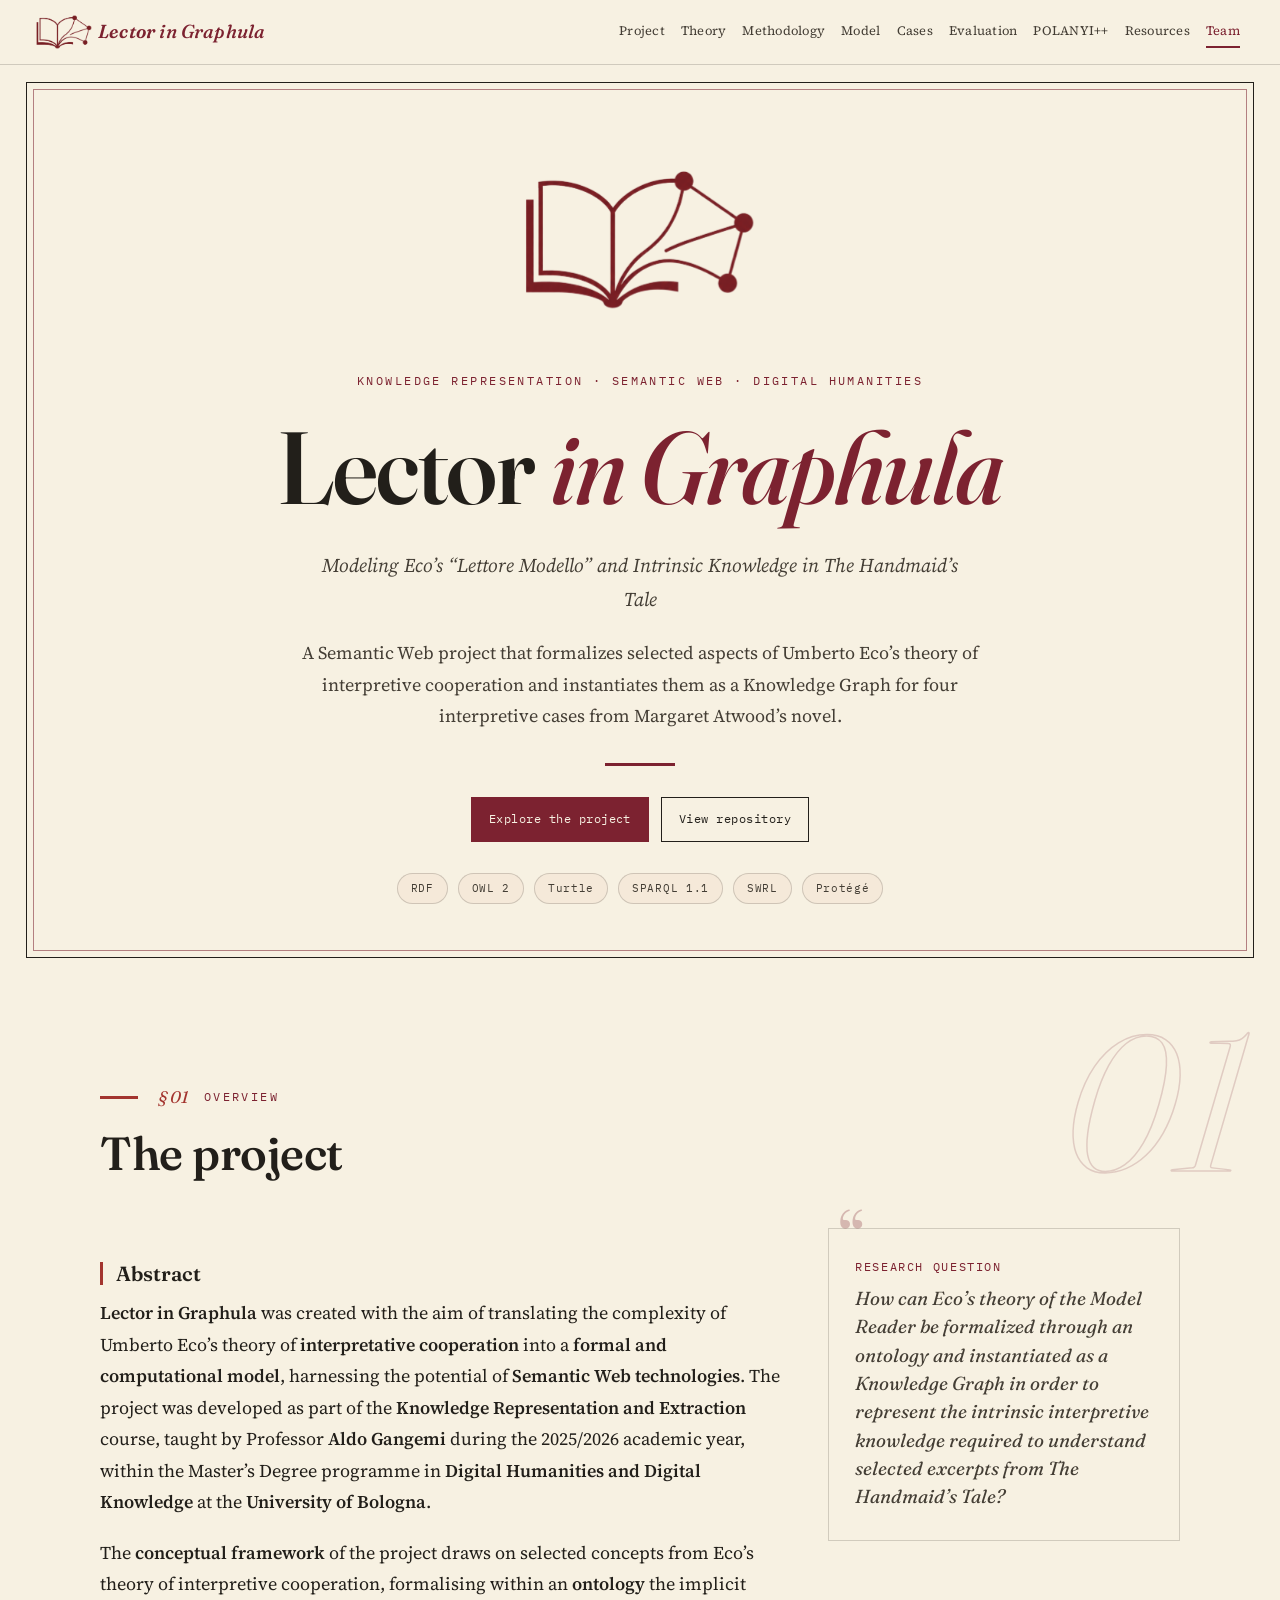
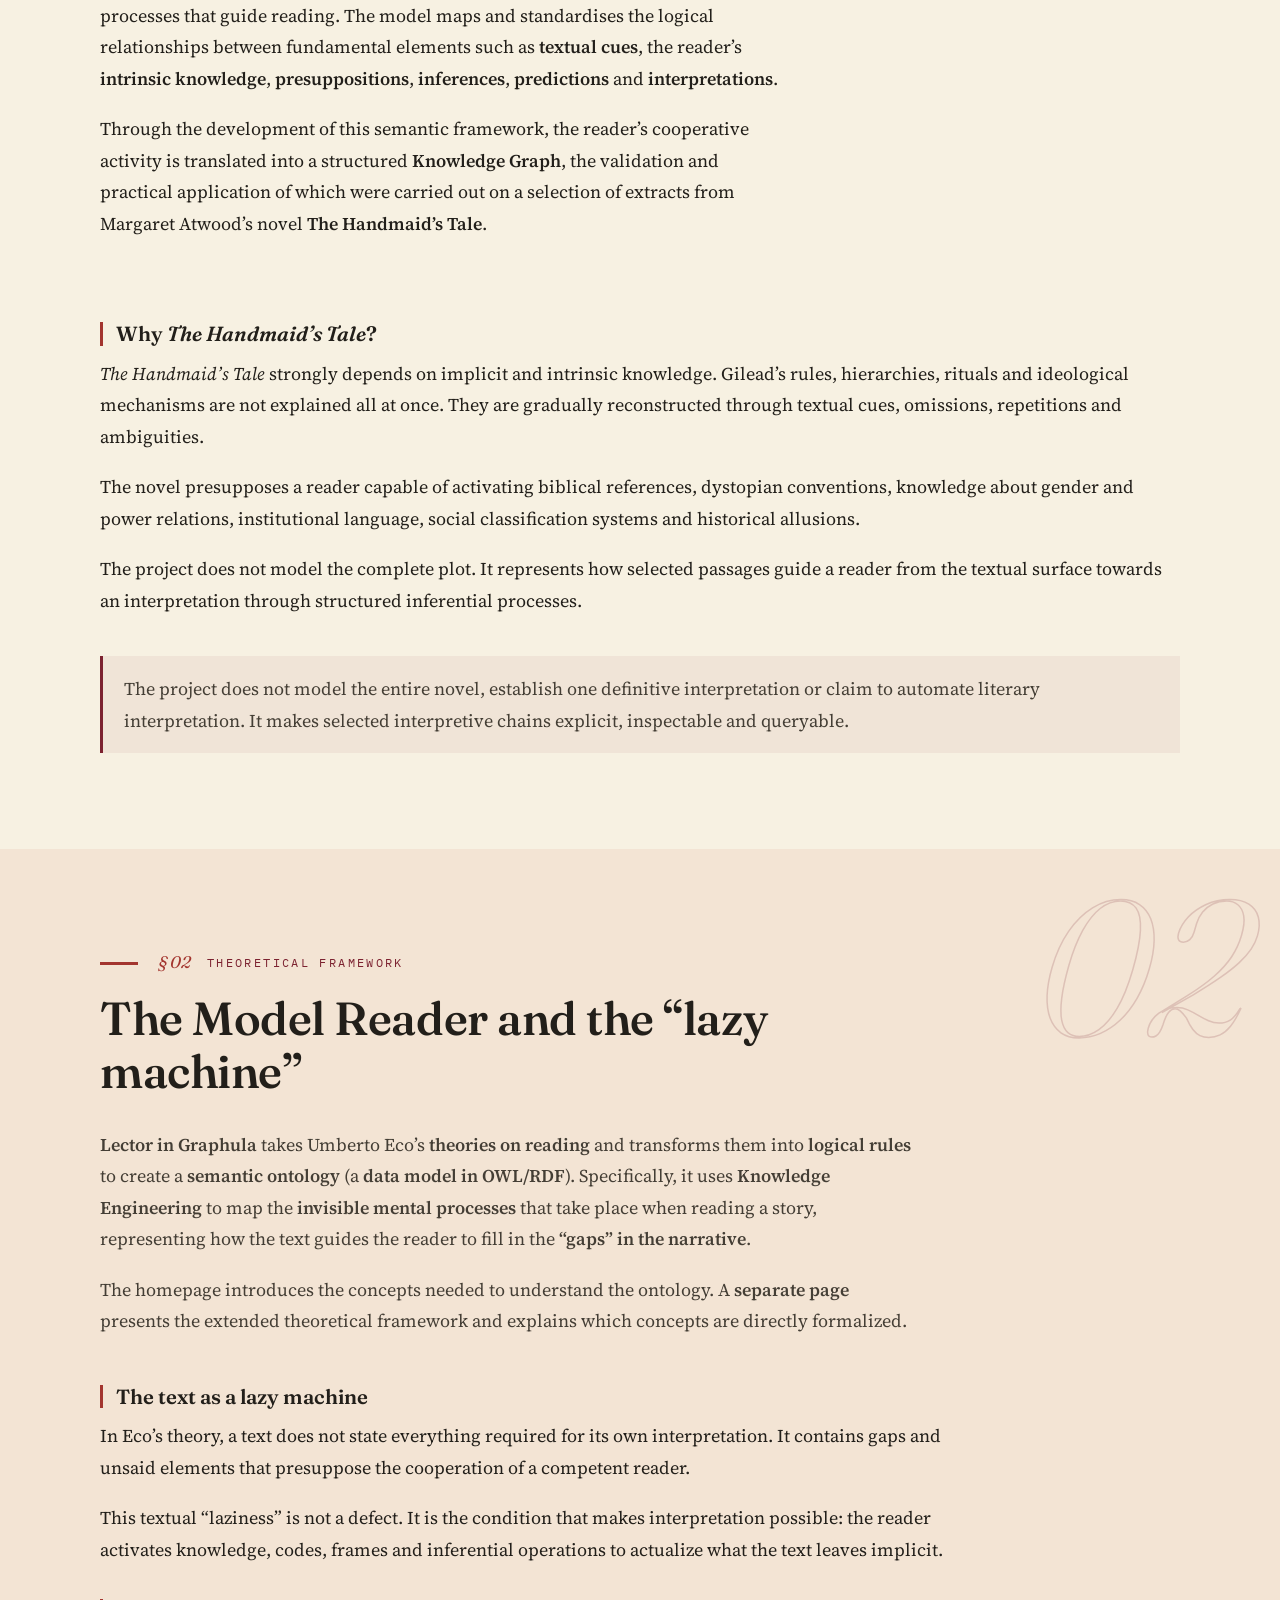
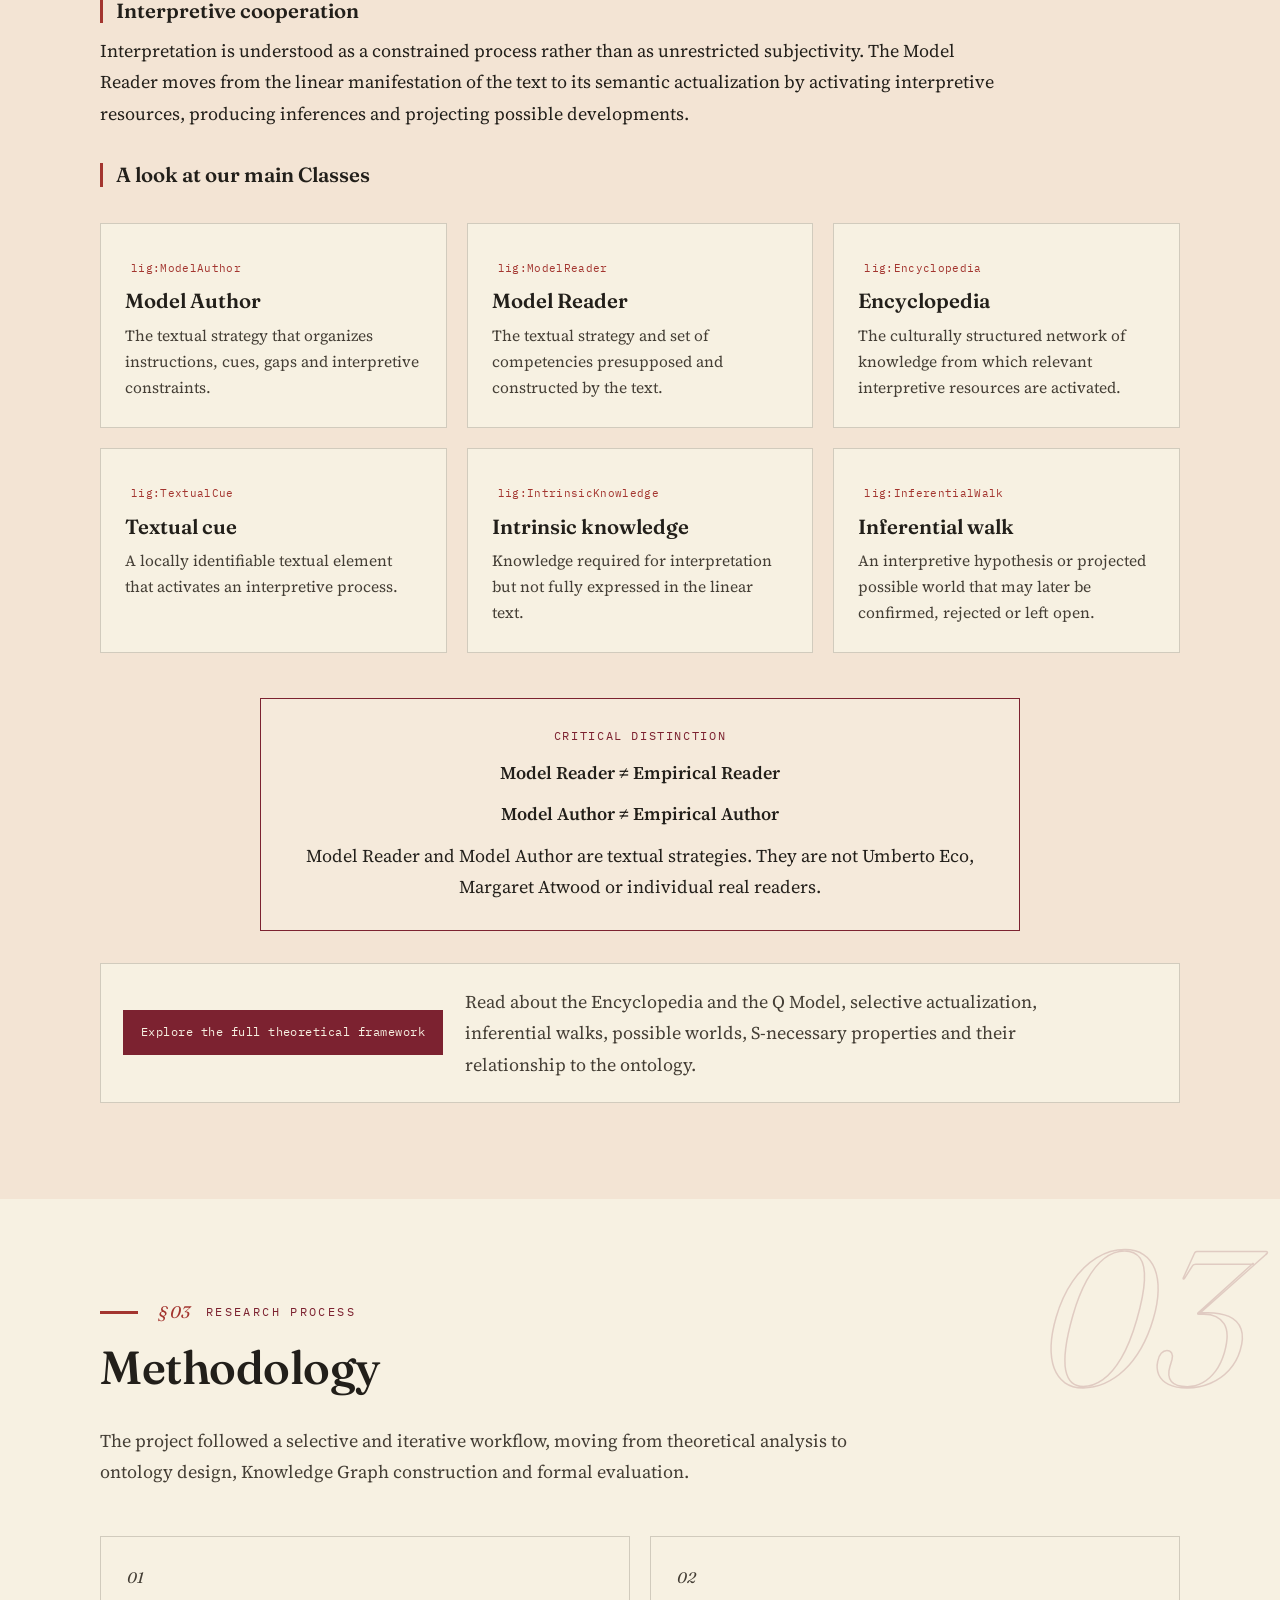
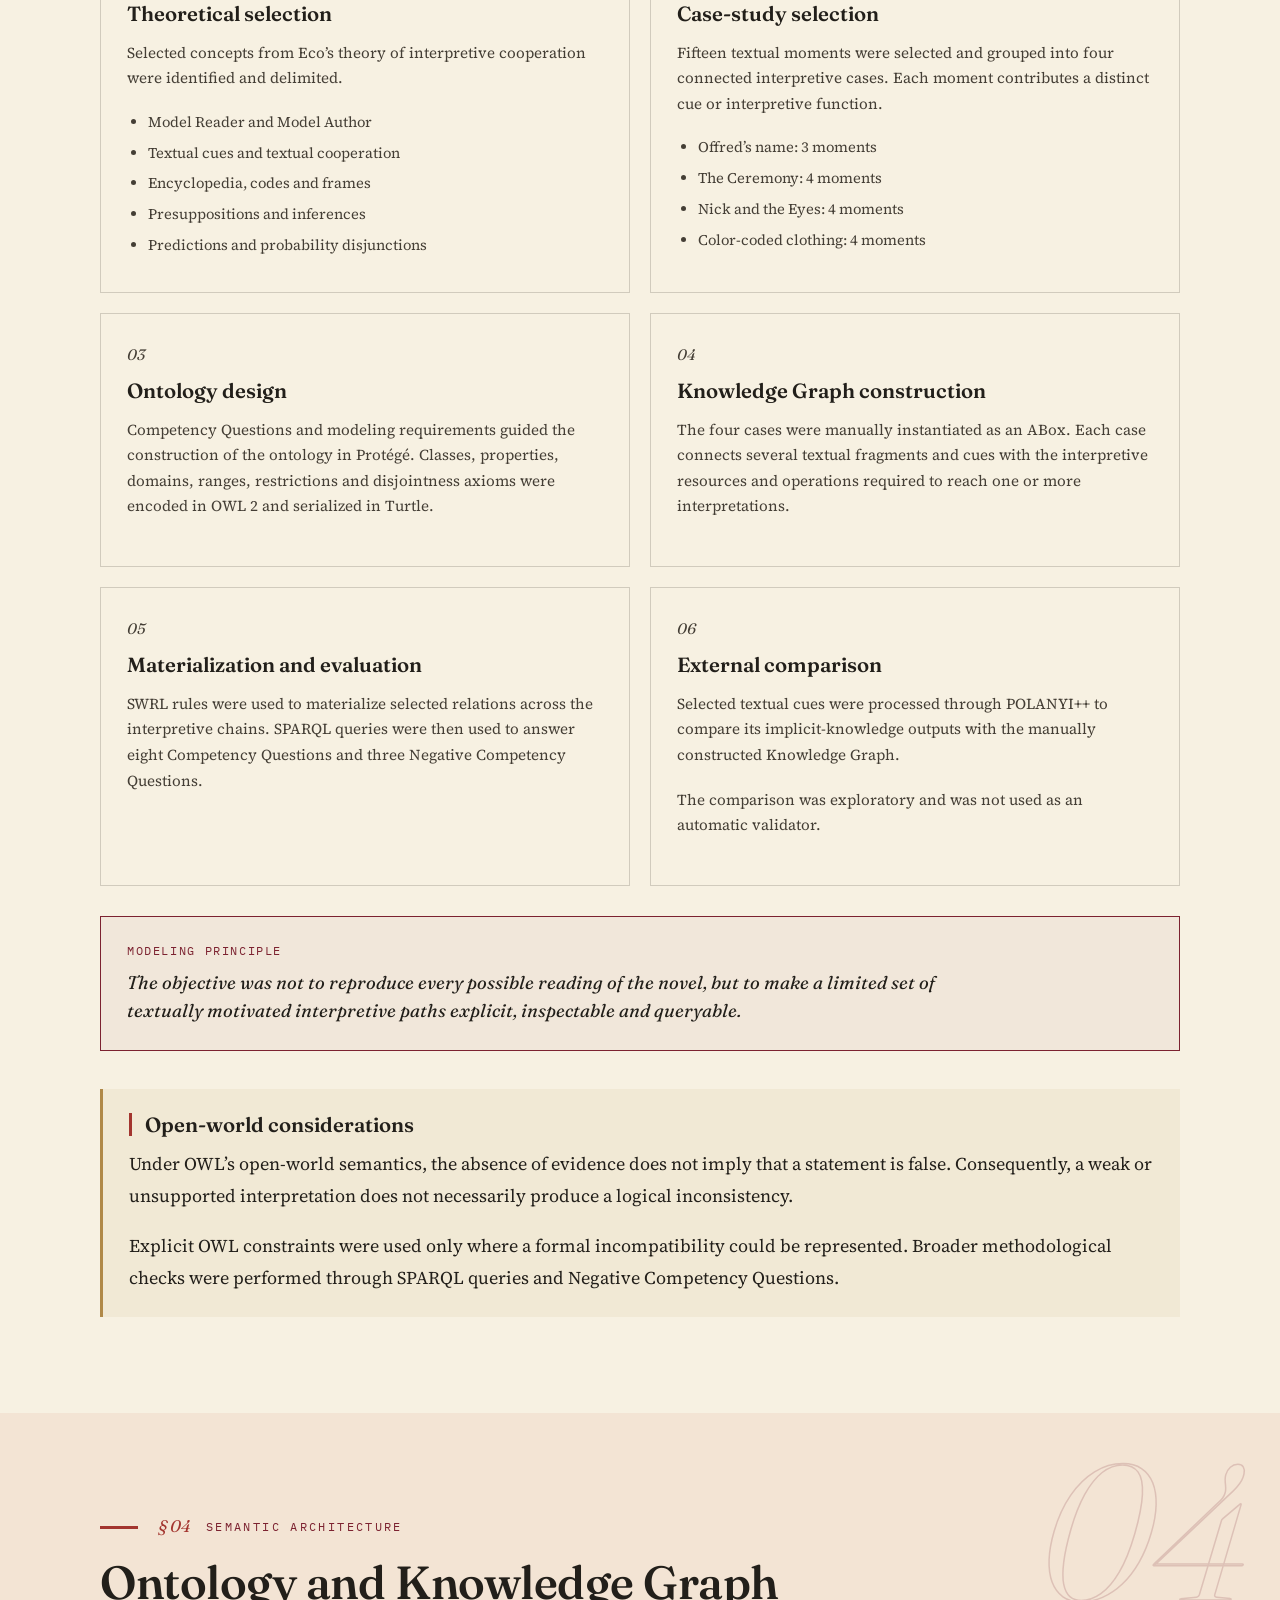
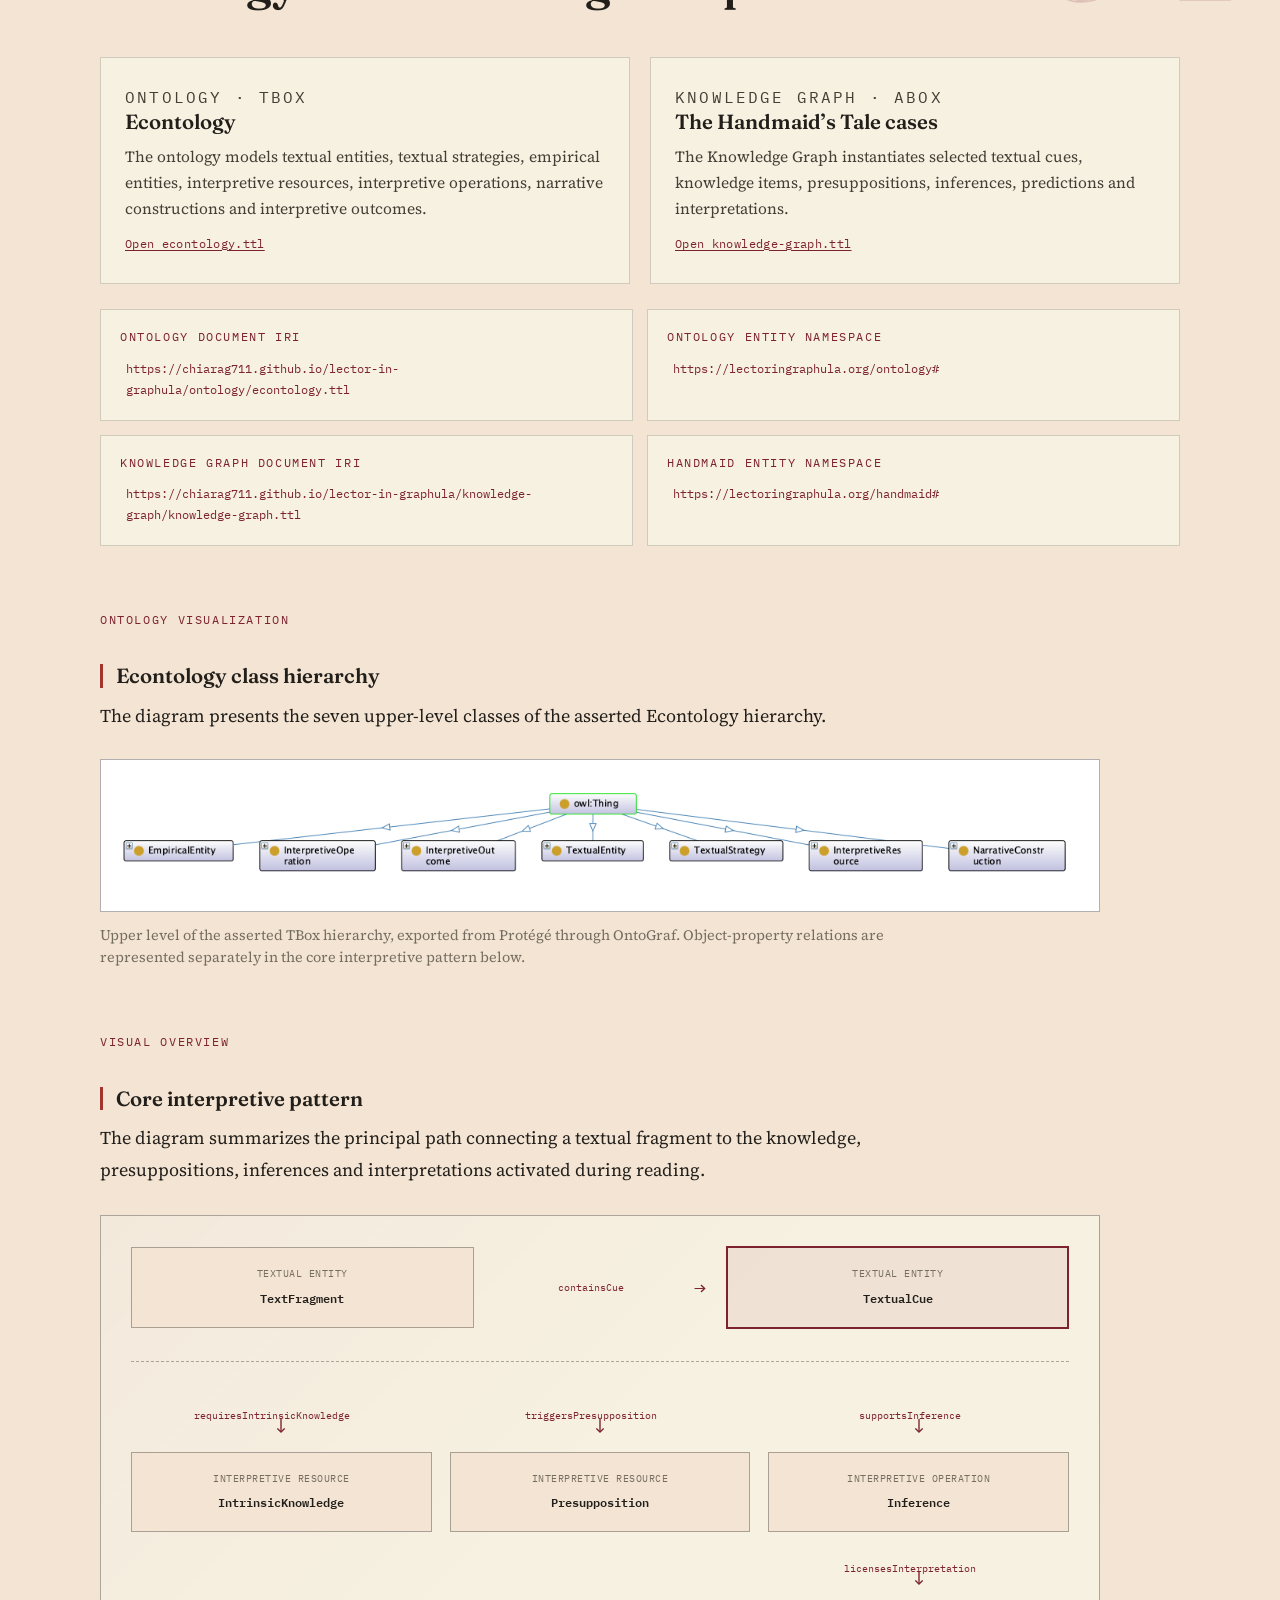
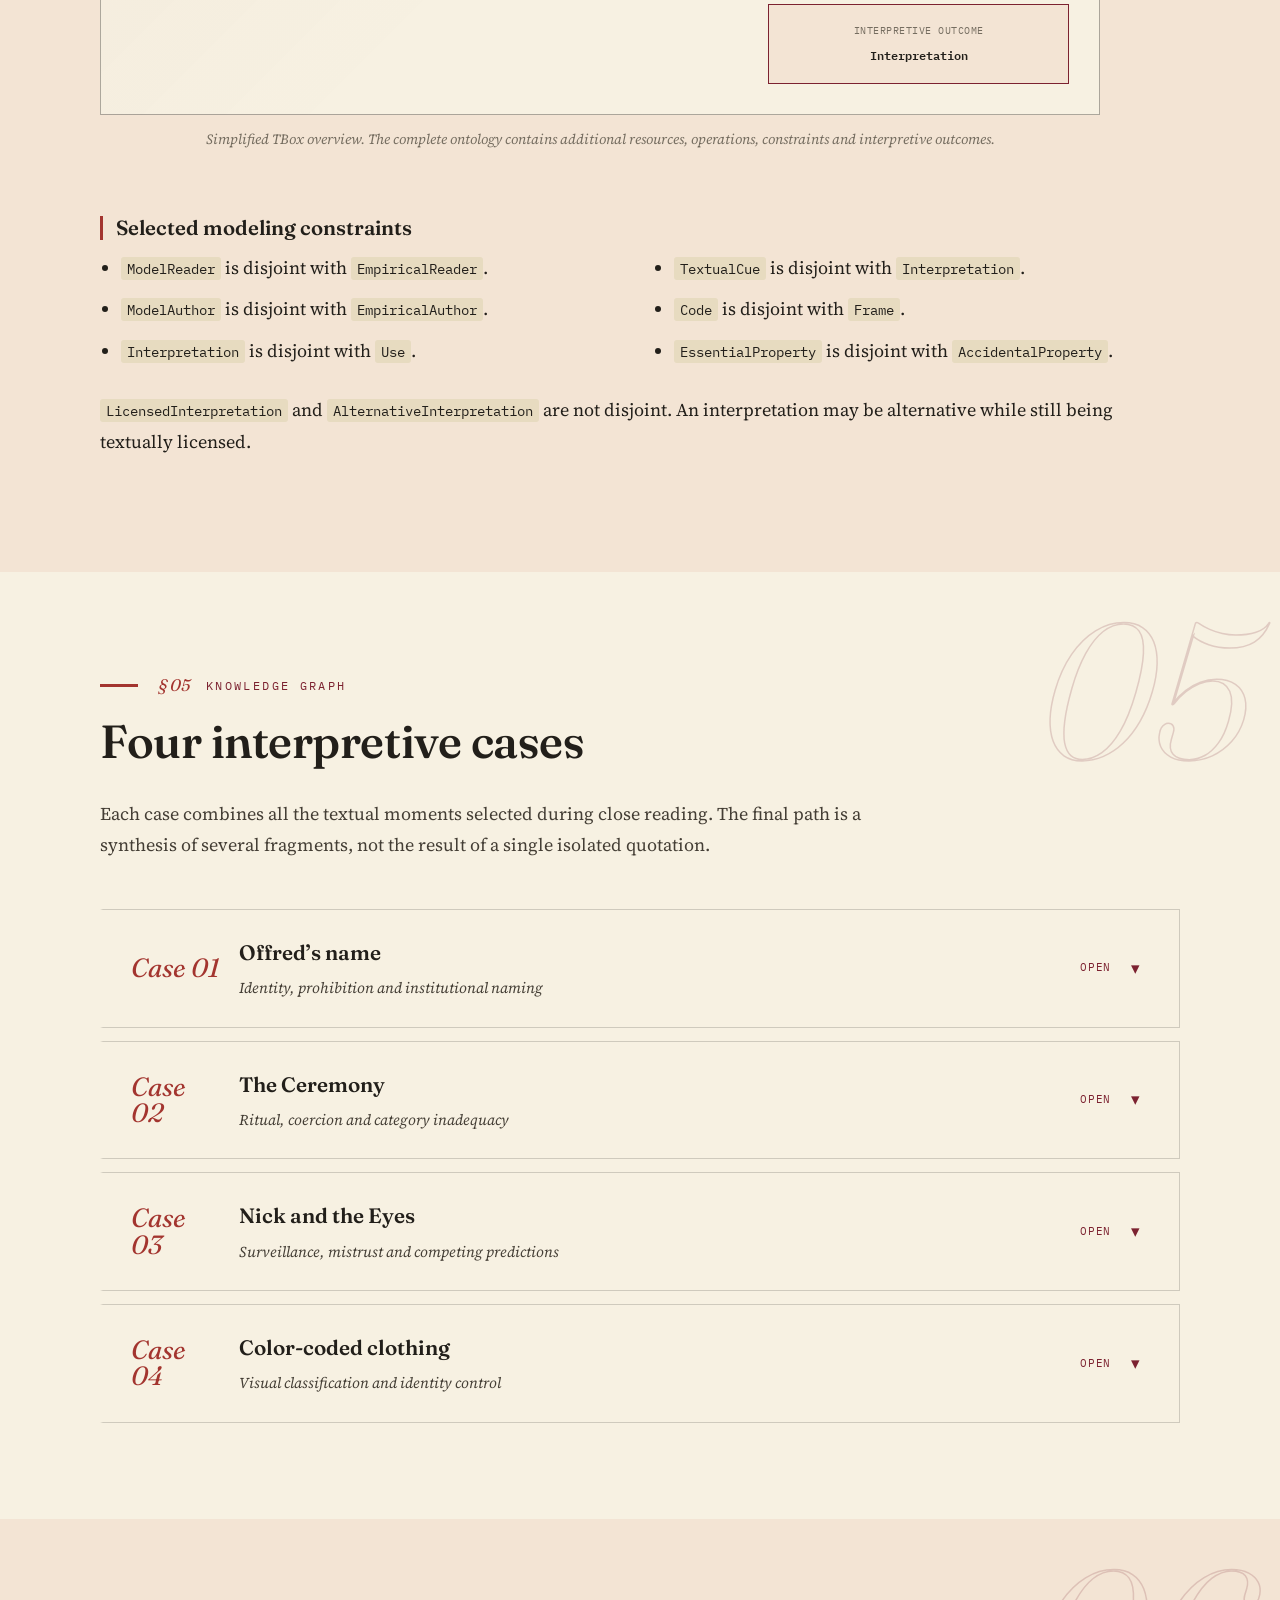
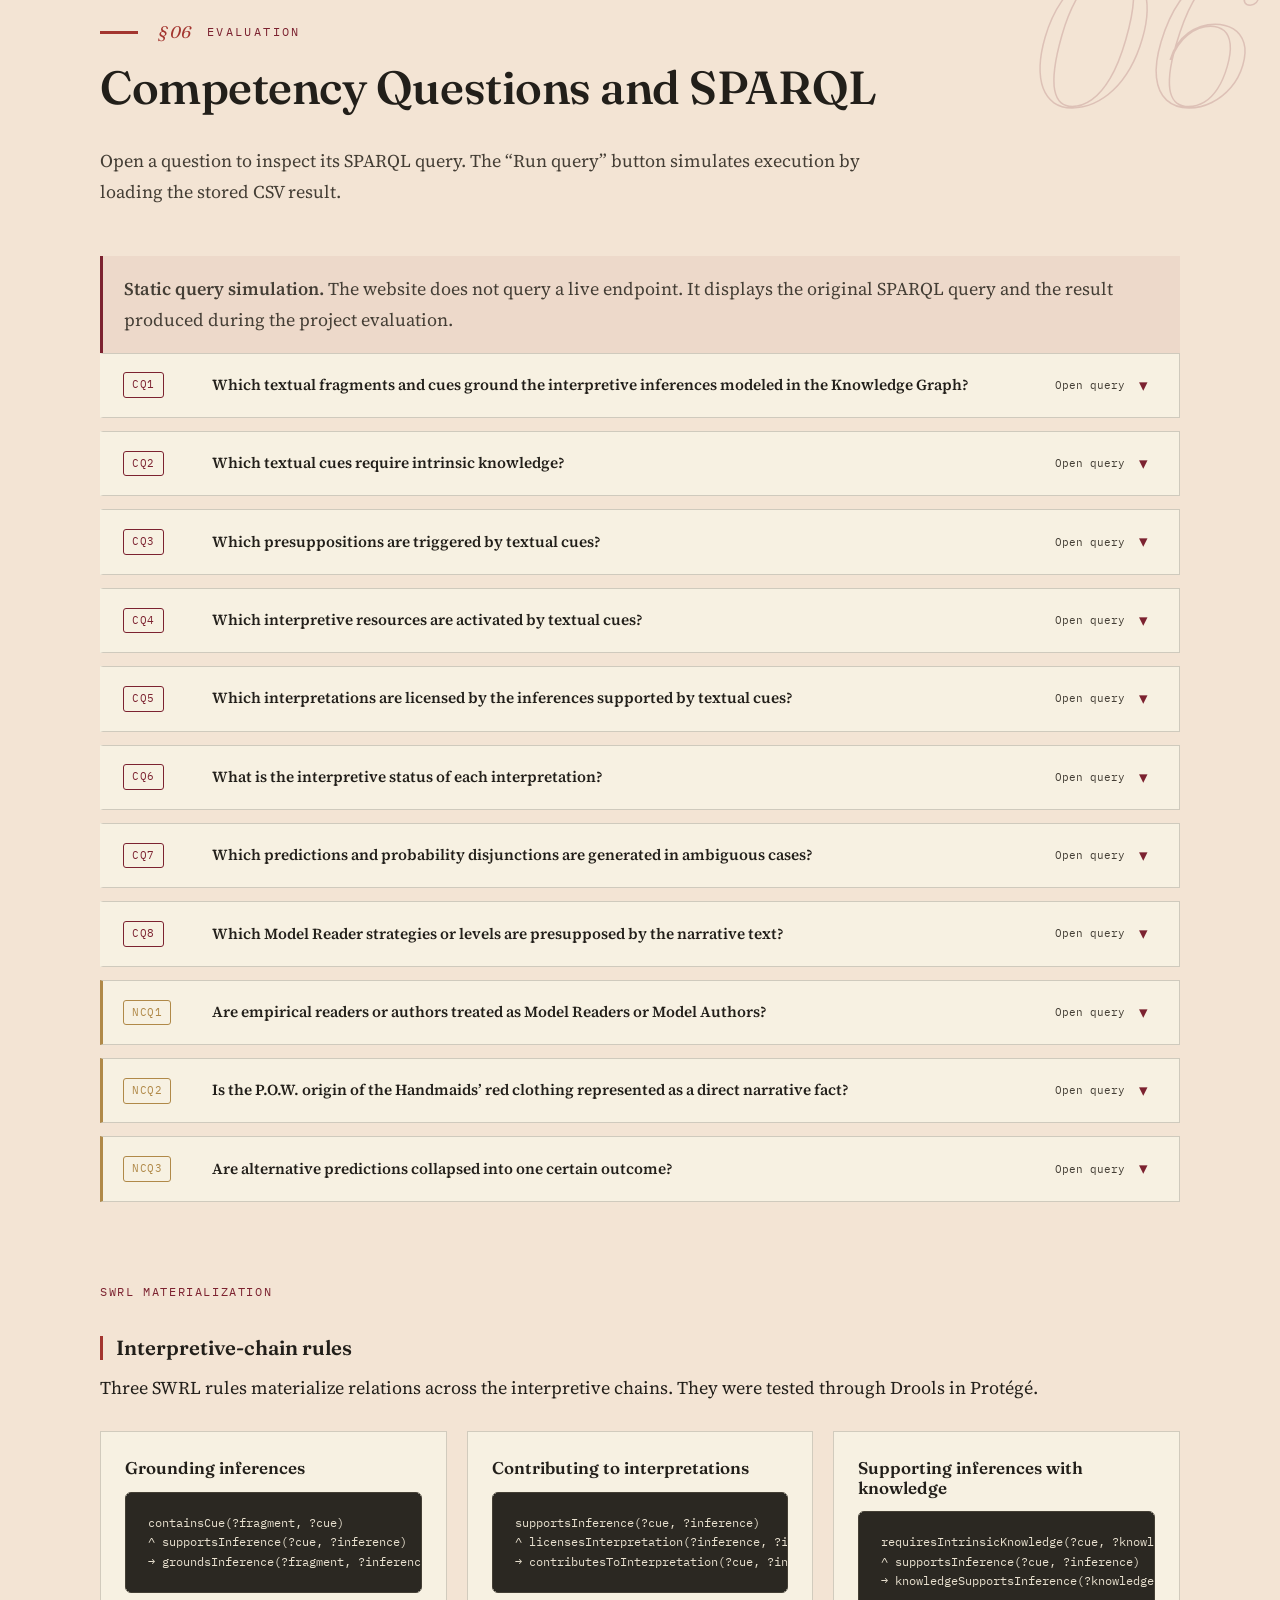
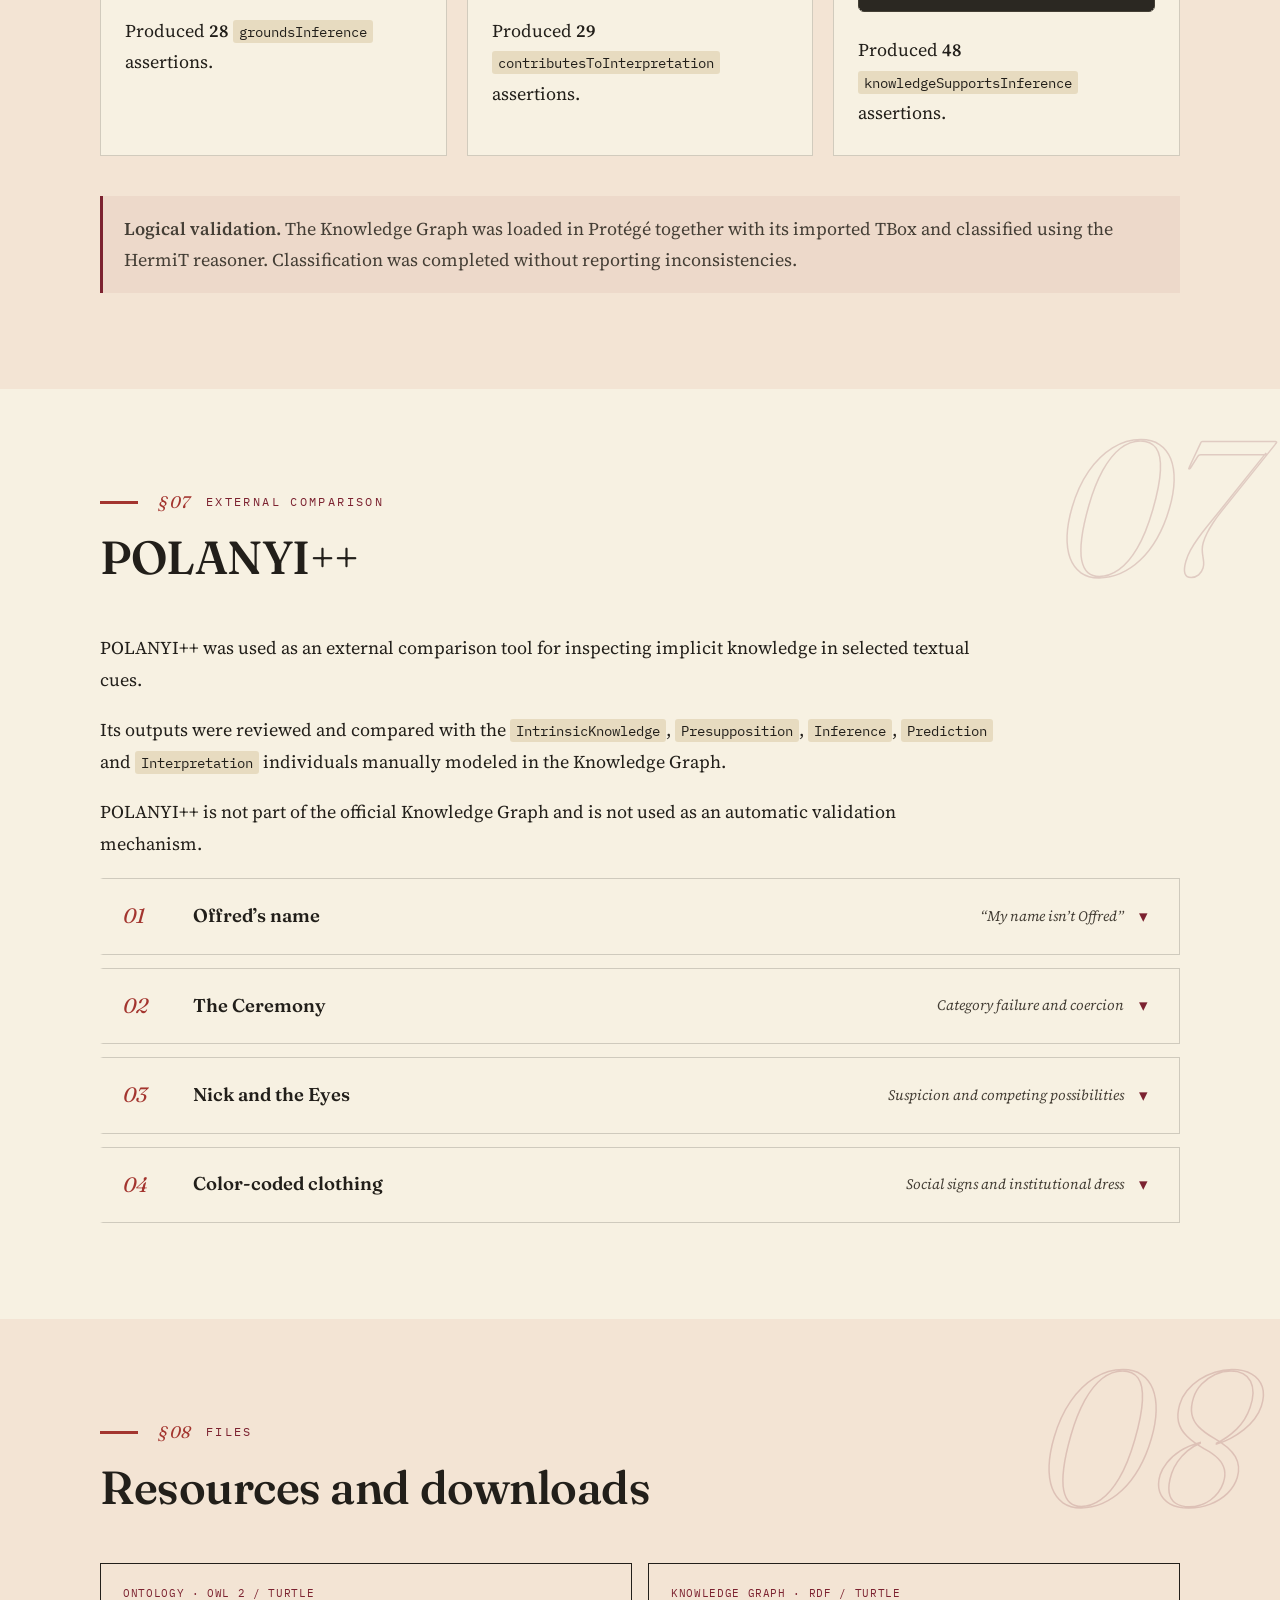
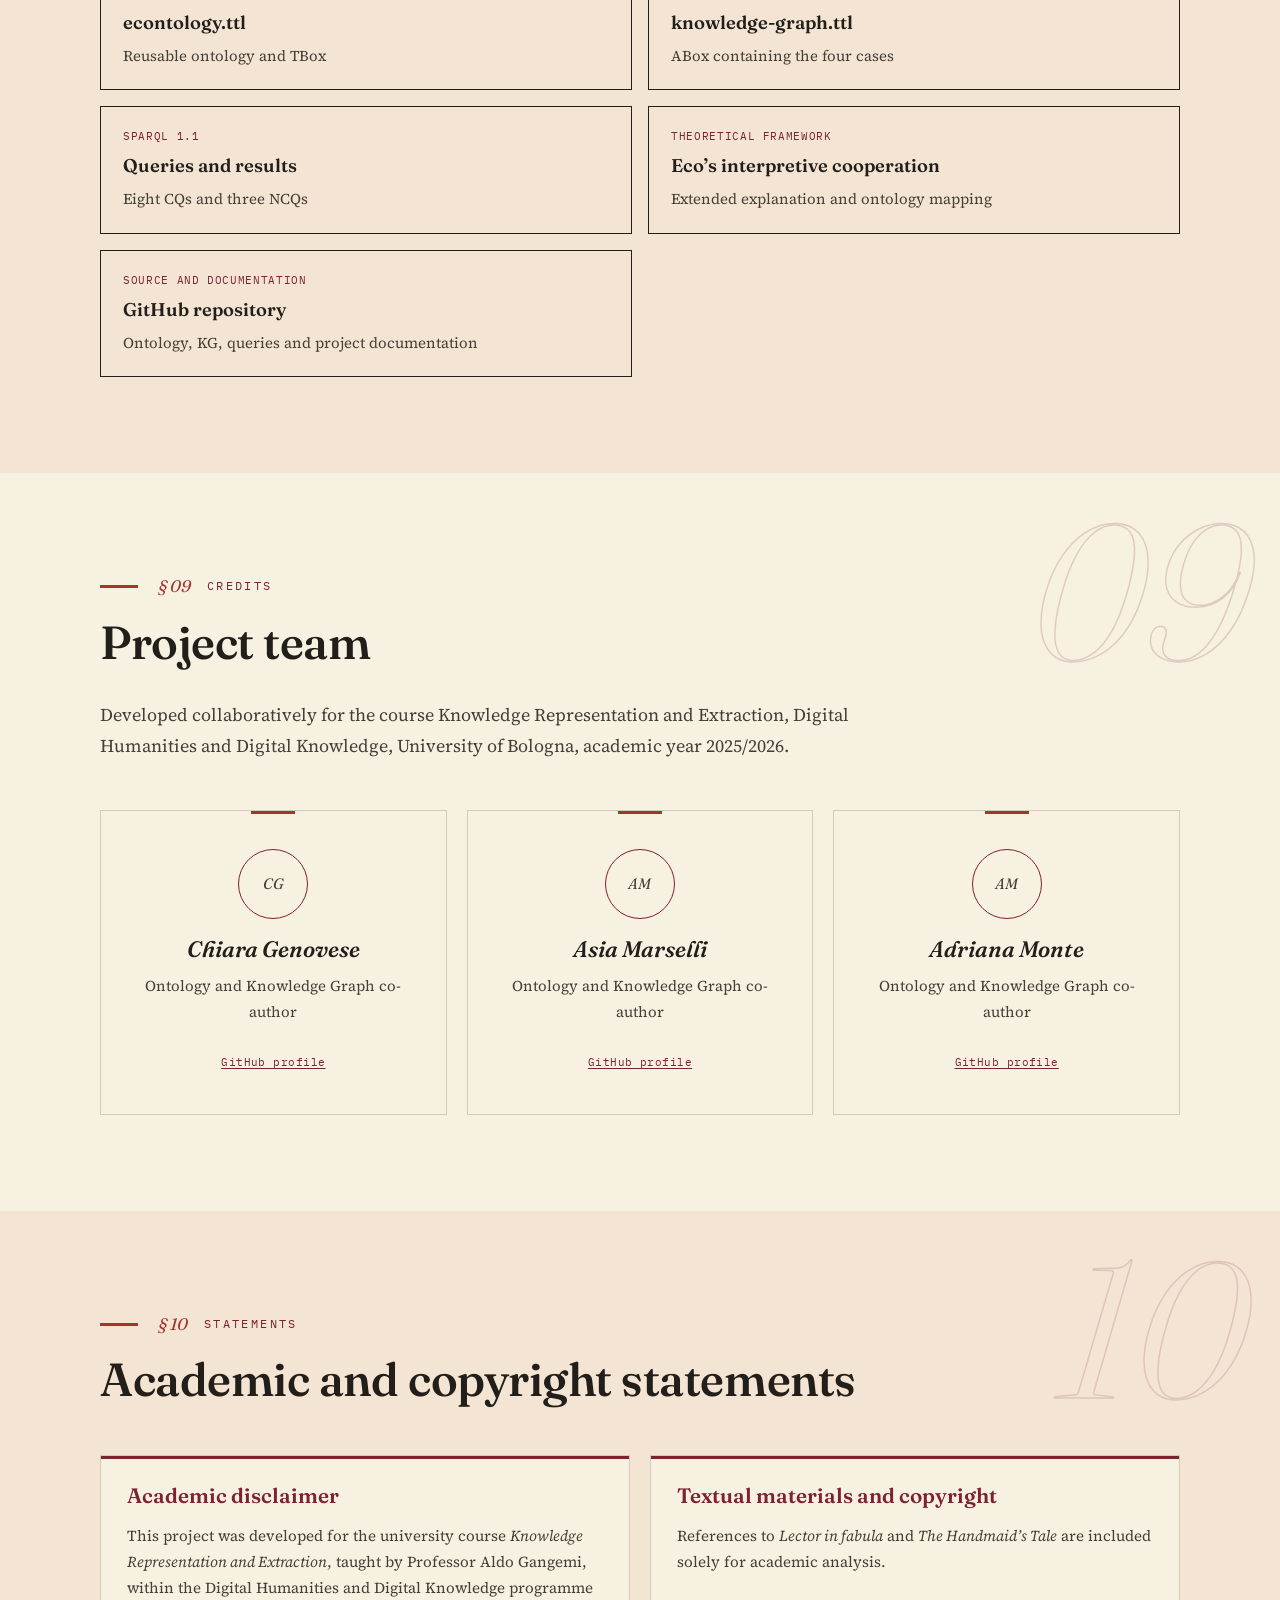
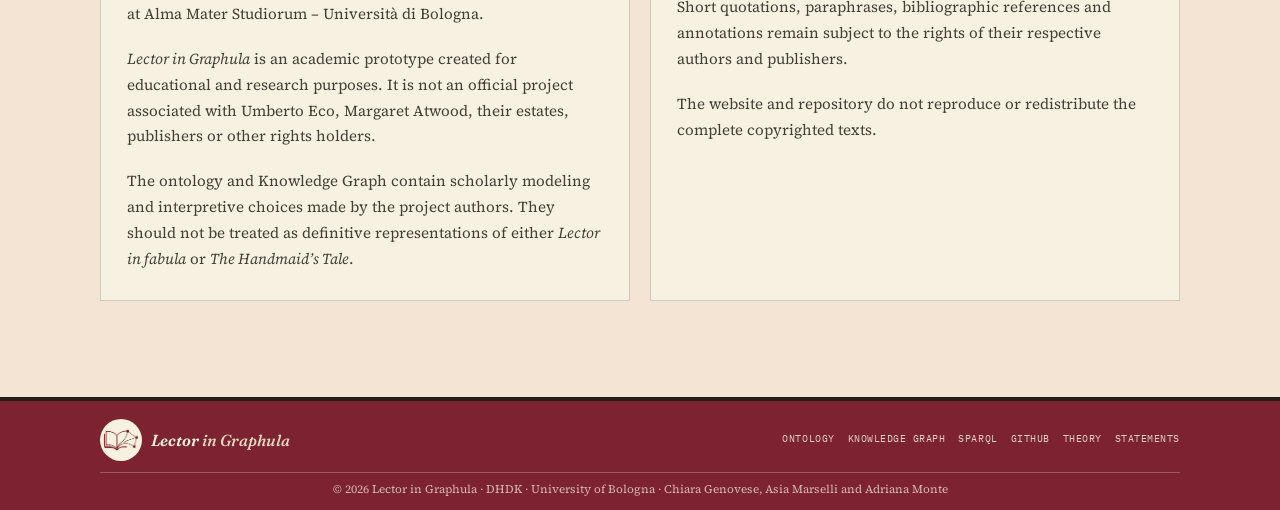
<file: index.html>
<!DOCTYPE html>
<html lang="en">
<head>
  <meta charset="UTF-8">
  <meta name="viewport" content="width=device-width, initial-scale=1.0">

  <meta
    name="description"
    content="Lector in Graphula formalizes selected aspects of Umberto Eco's Model Reader through an ontology and a Knowledge Graph based on The Handmaid's Tale."
  >

  <meta name="theme-color" content="#7c2230">

  <title>Lector in Graphula · Modeling Eco's Model Reader</title>

  <link rel="icon" type="image/png" href="assets/img/lector-in-graphula-icon.png">
  <link rel="apple-touch-icon" href="assets/img/lector-in-graphula-icon.png">

  <link rel="preconnect" href="https://fonts.googleapis.com">
  <link rel="preconnect" href="https://fonts.gstatic.com" crossorigin>

  <link
    href="https://fonts.googleapis.com/css2?family=Fraunces:ital,opsz,wght@0,9..144,400..700;1,9..144,400..700&family=IBM+Plex+Mono:wght@400;500&family=Source+Serif+4:ital,opsz,wght@0,8..60,400..700;1,8..60,400..700&display=swap"
    rel="stylesheet"
  >

  <link rel="stylesheet" href="assets/css/style.css">
  <script src="assets/js/main.js" defer></script>
</head>

<body id="top">

  <a class="skip-link" href="#main-content">Skip to main content</a>

  <header class="site-header">
    <nav class="site-nav" aria-label="Main navigation">
      <div class="nav-container">

        <a class="site-brand" href="#top" aria-label="Lector in Graphula — Home">
          <img
            class="site-brand-icon"
            src="assets/img/lector-in-graphula-icon.png"
            alt=""
            width="48"
            height="48"
          >
          <span class="site-brand-text">Lector <em>in Graphula</em></span>
        </a>

        <button
          class="nav-toggle"
          type="button"
          aria-expanded="false"
          aria-controls="nav-menu"
          data-nav-toggle
        >
          <span class="sr-only">Open navigation</span>
          <span aria-hidden="true">Menu</span>
        </button>

        <ul class="nav-menu" id="nav-menu" data-nav-menu>
          <li><a href="#project">Project</a></li>
          <li><a href="theory.html">Theory</a></li>
          <li><a href="#methodology">Methodology</a></li>
          <li><a href="#architecture">Model</a></li>
          <li><a href="#cases">Cases</a></li>
          <li><a href="#evaluation">Evaluation</a></li>
          <li><a href="#comparison">POLANYI++</a></li>
          <li><a href="#resources">Resources</a></li>
          <li><a href="#team">Team</a></li>
        </ul>

      </div>
    </nav>
  </header>


  <section class="hero" aria-labelledby="hero-title">
    <div class="container hero-content">

      <img
        class="hero-icon"
        src="assets/img/lector-in-graphula-icon.png"
        alt="An open book transforming into a Knowledge Graph"
        width="240"
        height="240"
      >

      <p class="eyebrow">
        Knowledge Representation · Semantic Web · Digital Humanities
      </p>

      <h1 id="hero-title">Lector <em>in Graphula</em></h1>

      <p class="hero-subtitle">
        Modeling Eco’s “Lettore Modello” and Intrinsic Knowledge
        in <em>The Handmaid’s Tale</em>
      </p>

      <p class="hero-introduction">
        A Semantic Web project that formalizes selected aspects of
        Umberto Eco’s theory of interpretive cooperation and instantiates
        them as a Knowledge Graph for four interpretive cases from
        Margaret Atwood’s novel.
      </p>

      <div class="hero-actions">
        <a class="button button-primary" href="#project">Explore the project</a>
        <a
          class="button button-secondary"
          href="https://github.com/Chiarag711/lector-in-graphula"
          target="_blank"
          rel="noopener noreferrer"
        >
          View repository
        </a>
      </div>

      <ul class="technology-list" aria-label="Technologies used">
        <li>RDF</li>
        <li>OWL 2</li>
        <li>Turtle</li>
        <li>SPARQL 1.1</li>
        <li>SWRL</li>
        <li>Protégé</li>
      </ul>

    </div>
  </section>


  <main id="main-content">

    <!-- 01 — PROJECT -->
    <section class="section" id="project">
      <div class="container">

        <header class="section-heading">
          <p class="section-number">01</p>
          <p class="section-label">Overview</p>
          <h2>The project</h2>
        </header>

        <div class="project-layout">

          <article class="prose">
            <h3>Abstract</h3>
            
                <p><strong>Lector in Graphula</strong> was created with the aim of translating the complexity of Umberto Eco’s theory of 
                  <strong>interpretative cooperation</strong> into a <strong>formal and computational model</strong>, harnessing the potential of 
                  <strong>Semantic Web technologies</strong>. The project was developed as part of the <strong>Knowledge Representation and Extraction</strong> course, 
                  taught by Professor <strong>Aldo Gangemi</strong> during the 2025/2026 academic year, within the Master’s Degree programme in 
                  <strong>Digital Humanities and Digital Knowledge</strong> at the <strong>University of Bologna</strong>.
                </p>
            
                <p> The <strong>conceptual framework</strong> of the project draws on selected concepts from Eco’s theory of interpretive cooperation, 
                  formalising within an <strong>ontology</strong> the implicit processes that guide reading. 
                  The model maps and standardises the logical relationships between fundamental elements such as <strong>textual cues</strong>, 
                  the reader’s <strong>intrinsic knowledge</strong>, <strong>presuppositions</strong>, <strong>inferences</strong>, <strong>predictions</strong> and <strong>interpretations</strong>.
                </p>
            
                <p> Through the development of this semantic framework, the reader’s cooperative activity is translated into a structured 
                  <strong>Knowledge Graph</strong>, the validation and practical application of which were carried out on a 
                  selection of extracts from Margaret Atwood’s novel <strong>The Handmaid’s Tale</strong>.
                </p>
            
          </article>

          <aside class="research-question">
            <p class="small-label">Research question</p>
            <blockquote>
              How can Eco’s theory of the Model Reader be formalized
              through an ontology and instantiated as a Knowledge Graph
              in order to represent the intrinsic interpretive knowledge
              required to understand selected excerpts from
              <em>The Handmaid’s Tale</em>?
            </blockquote>
          </aside>

        </div>

        <article class="subsection">
          <h3>Why <em>The Handmaid’s Tale</em>?</h3>

          <p>
            <em>The Handmaid’s Tale</em> strongly depends on implicit and
            intrinsic knowledge. Gilead’s rules, hierarchies, rituals and
            ideological mechanisms are not explained all at once. They are
            gradually reconstructed through textual cues, omissions,
            repetitions and ambiguities.
          </p>

          <p>
            The novel presupposes a reader capable of activating biblical
            references, dystopian conventions, knowledge about gender and
            power relations, institutional language, social classification
            systems and historical allusions.
          </p>

          <p>
            The project does not model the complete plot. It represents how
            selected passages guide a reader from the textual surface towards
            an interpretation through structured inferential processes.
          </p>
        </article>

        <aside class="notice">
          The project does not model the entire novel, establish one
          definitive interpretation or claim to automate literary
          interpretation. It makes selected interpretive chains explicit,
          inspectable and queryable.
        </aside>

      </div>
    </section>



    <!-- 02 — THEORY -->
    <section class="section section-alt" id="theory">
      <div class="container">

        <header class="section-heading">
          <p class="section-number">02</p>
          <p class="section-label">Theoretical framework</p>
          <h2>The Model Reader and the “lazy machine”</h2>
          <p class="section-introduction">
            <strong>Lector in Graphula</strong> takes Umberto Eco’s <strong>theories on reading</strong> and transforms them into
            <strong>logical rules</strong> to create a <strong>semantic ontology</strong> (a <strong>data model in OWL/RDF</strong>).
            Specifically, it uses <strong>Knowledge Engineering</strong> to map the <strong>invisible mental processes</strong> that take place when reading a story,
            representing how the text guides the reader to fill in the <strong>“gaps” in the narrative</strong>.
          </p>
          <p class="section-introduction">
            The homepage introduces the concepts needed to understand the
            ontology. A <strong>separate page</strong> presents the extended theoretical
            framework and explains which concepts are directly formalized.
          </p>
        </header>

        <div class="prose prose-wide">
          <h3>The text as a lazy machine</h3>

          <p>
            In Eco’s theory, a text does not state everything required for
            its own interpretation. It contains gaps and unsaid elements
            that presuppose the cooperation of a competent reader.
          </p>

          <p>
            This textual “laziness” is not a defect. It is the condition that
            makes interpretation possible: the reader activates knowledge,
            codes, frames and inferential operations to actualize what the
            text leaves implicit.
          </p>

          <h3>Interpretive cooperation</h3>

          <p>
            Interpretation is understood as a constrained process rather
            than as unrestricted subjectivity. The Model Reader moves from
            the linear manifestation of the text to its semantic
            actualization by activating interpretive resources, producing
            inferences and projecting possible developments.
          </p>
        </div>

        <h3>A look at our main Classes</h3>
        <div class="concept-grid">

          <article class="concept-card">
            <code>lig:ModelAuthor</code>
            <h3>Model Author</h3>
            <p>
              The textual strategy that organizes instructions, cues, gaps
              and interpretive constraints.
            </p>
          </article>

          <article class="concept-card">
            <code>lig:ModelReader</code>
            <h3>Model Reader</h3>
            <p>
              The textual strategy and set of competencies presupposed and
              constructed by the text.
            </p>
          </article>

          <article class="concept-card">
            <code>lig:Encyclopedia</code>
            <h3>Encyclopedia</h3>
            <p>
              The culturally structured network of knowledge from which
              relevant interpretive resources are activated.
            </p>
          </article>

          <article class="concept-card">
            <code>lig:TextualCue</code>
            <h3>Textual cue</h3>
            <p>
              A locally identifiable textual element that activates an
              interpretive process.
            </p>
          </article>

          <article class="concept-card">
            <code>lig:IntrinsicKnowledge</code>
            <h3>Intrinsic knowledge</h3>
            <p>
              Knowledge required for interpretation but not fully expressed
              in the linear text.
            </p>
          </article>

          <article class="concept-card">
            <code>lig:InferentialWalk</code>
            <h3>Inferential walk</h3>
            <p>
              An interpretive hypothesis or projected possible world that may
              later be confirmed, rejected or left open.
            </p>
          </article>

        </div>

        <aside class="critical-distinction">
          <p class="small-label">Critical distinction</p>
          <p><strong>Model Reader ≠ Empirical Reader</strong></p>
          <p><strong>Model Author ≠ Empirical Author</strong></p>
          <p>
            Model Reader and Model Author are textual strategies. They are not
            Umberto Eco, Margaret Atwood or individual real readers.
          </p>
        </aside>

        <div class="theory-preview-action">
          <a class="button button-primary" href="theory.html">
            Explore the full theoretical framework
          </a>
          <p>
            Read about the Encyclopedia and the Q Model, selective
            actualization, inferential walks, possible worlds,
            S-necessary properties and their relationship to the ontology.
          </p>
        </div>

      </div>
    </section>


    <!-- 03 — METHODOLOGY -->
    <section class="section" id="methodology">
      <div class="container">

        <header class="section-heading">
          <p class="section-number">03</p>
          <p class="section-label">Research process</p>
          <h2>Methodology</h2>
          <p class="section-introduction">
            The project followed a selective and iterative workflow, moving
            from theoretical analysis to ontology design, Knowledge Graph
            construction and formal evaluation.
          </p>
        </header>

        <div class="methodology-grid">

          <article class="methodology-step">
            <p class="methodology-number">01</p>
            <h3>Theoretical selection</h3>
            <p>
              Selected concepts from Eco’s theory of interpretive
              cooperation were identified and delimited.
            </p>
            <ul>
              <li>Model Reader and Model Author</li>
              <li>Textual cues and textual cooperation</li>
              <li>Encyclopedia, codes and frames</li>
              <li>Presuppositions and inferences</li>
              <li>Predictions and probability disjunctions</li>
            </ul>
          </article>

          <article class="methodology-step">
            <p class="methodology-number">02</p>
            <h3>Case-study selection</h3>
            <p>
              Fifteen textual moments were selected and grouped into four
              connected interpretive cases. Each moment contributes a
              distinct cue or interpretive function.
            </p>
            <ul>
              <li>Offred’s name: 3 moments</li>
              <li>The Ceremony: 4 moments</li>
              <li>Nick and the Eyes: 4 moments</li>
              <li>Color-coded clothing: 4 moments</li>
            </ul>
          </article>

          <article class="methodology-step">
            <p class="methodology-number">03</p>
            <h3>Ontology design</h3>
            <p>
              Competency Questions and modeling requirements guided the
              construction of the ontology in Protégé. Classes, properties,
              domains, ranges, restrictions and disjointness axioms were
              encoded in OWL 2 and serialized in Turtle.
            </p>
          </article>

          <article class="methodology-step">
            <p class="methodology-number">04</p>
            <h3>Knowledge Graph construction</h3>
            <p>
              The four cases were manually instantiated as an ABox. Each case
              connects several textual fragments and cues with the
              interpretive resources and operations required to reach one or
              more interpretations.
            </p>
          </article>

          <article class="methodology-step">
            <p class="methodology-number">05</p>
            <h3>Materialization and evaluation</h3>
            <p>
              SWRL rules were used to materialize selected relations across
              the interpretive chains. SPARQL queries were then used to answer
              eight Competency Questions and three Negative Competency
              Questions.
            </p>
          </article>

          <article class="methodology-step">
            <p class="methodology-number">06</p>
            <h3>External comparison</h3>
            <p>
              Selected textual cues were processed through POLANYI++ to
              compare its implicit-knowledge outputs with the manually
              constructed Knowledge Graph.
            </p>
            <p>
              The comparison was exploratory and was not used as an automatic
              validator.
            </p>
          </article>

        </div>

        <aside class="methodology-principle">
          <p class="small-label">Modeling principle</p>
          <p>
            The objective was not to reproduce every possible reading of the
            novel, but to make a limited set of textually motivated
            interpretive paths explicit, inspectable and queryable.
          </p>
        </aside>

        <article class="methodology-semantics">
          <h3>Open-world considerations</h3>
          <p>
            Under OWL’s open-world semantics, the absence of evidence does
            not imply that a statement is false. Consequently, a weak or
            unsupported interpretation does not necessarily produce a logical
            inconsistency.
          </p>
          <p>
            Explicit OWL constraints were used only where a formal
            incompatibility could be represented. Broader methodological
            checks were performed through SPARQL queries and Negative
            Competency Questions.
          </p>
        </article>

      </div>
    </section>


    <!-- 04 — MODEL -->
    <section class="section section-alt" id="architecture">
      <div class="container">

        <header class="section-heading">
          <p class="section-number">04</p>
          <p class="section-label">Semantic architecture</p>
          <h2>Ontology and Knowledge Graph</h2>
        </header>

        <div class="architecture-grid">

          <article class="architecture-card">
            <p class="small-label">Ontology · TBox</p>
            <h3>Econtology</h3>
            <p>
              The ontology models textual entities, textual strategies,
              empirical entities, interpretive resources, interpretive
              operations, narrative constructions and interpretive outcomes.
            </p>
            <a class="text-link" href="ontology/econtology.ttl">
              Open econtology.ttl
            </a>
          </article>

          <article class="architecture-card">
            <p class="small-label">Knowledge Graph · ABox</p>
            <h3>The Handmaid’s Tale cases</h3>
            <p>
              The Knowledge Graph instantiates selected textual cues,
              knowledge items, presuppositions, inferences, predictions and
              interpretations.
            </p>
            <a class="text-link" href="knowledge-graph/knowledge-graph.ttl">
              Open knowledge-graph.ttl
            </a>
          </article>

        </div>

        <div class="semantic-layers">
          <article class="semantic-layer">
            <p class="small-label">Ontology document IRI</p>
            <code>https://chiarag711.github.io/lector-in-graphula/ontology/econtology.ttl</code>
          </article>

          <article class="semantic-layer">
            <p class="small-label">Ontology entity namespace</p>
            <code>https://lectoringraphula.org/ontology#</code>
          </article>

          <article class="semantic-layer">
            <p class="small-label">Knowledge Graph document IRI</p>
            <code>https://chiarag711.github.io/lector-in-graphula/knowledge-graph/knowledge-graph.ttl</code>
          </article>

          <article class="semantic-layer">
            <p class="small-label">Handmaid entity namespace</p>
            <code>https://lectoringraphula.org/handmaid#</code>
          </article>
        </div>

        <!-- ECONTOLOGY CLASS HIERARCHY -->
        <article class="subsection ontology-hierarchy-figure">
          <p class="small-label">Ontology visualization</p>
          <h3>Econtology class hierarchy</h3>

          <p>
            The diagram presents the seven upper-level classes of the asserted
            Econtology hierarchy.
          </p>

          <figure>
            <div class="graph-scroll">
              <img
                src="assets/img/graphs/econtology-overview.png"
                alt="Econtology hierarchy with owl Thing connected to EmpiricalEntity, InterpretiveOperation, InterpretiveOutcome, TextualEntity, TextualStrategy, InterpretiveResource and NarrativeConstruction."
                loading="lazy"
              >
            </div>

            <figcaption>
              Upper level of the asserted TBox hierarchy, exported from Protégé
              through OntoGraf. Object-property relations are represented separately
              in the core interpretive pattern below.
            </figcaption>
          </figure>
        </article>


        <!-- CORE INTERPRETIVE PATTERN -->
        <article class="subsection graph-visualization">
          <p class="small-label">Visual overview</p>
          <h3>Core interpretive pattern</h3>

          <p class="graph-description">
            The diagram summarizes the principal path connecting a textual
            fragment to the knowledge, presuppositions, inferences and
            interpretations activated during reading.
          </p>

          <div
            class="ontology-flow"
            role="img"
            aria-label="A TextFragment contains a TextualCue. The cue requires IntrinsicKnowledge, triggers a Presupposition and supports an Inference. The Inference licenses an Interpretation."
          >

            <div class="flow-source">
              <div class="flow-node">
                <span>Textual entity</span>
                <strong>TextFragment</strong>
              </div>

              <div class="flow-arrow flow-arrow-main">
                <span>containsCue</span>
              </div>

              <div class="flow-node flow-node-primary">
                <span>Textual entity</span>
                <strong>TextualCue</strong>
              </div>
            </div>

            <div class="flow-branches">

              <div class="flow-branch">
                <div class="flow-arrow">
                  <span>requiresIntrinsicKnowledge</span>
                </div>
                <div class="flow-node">
                  <span>Interpretive resource</span>
                  <strong>IntrinsicKnowledge</strong>
                </div>
              </div>

              <div class="flow-branch">
                <div class="flow-arrow">
                  <span>triggersPresupposition</span>
                </div>
                <div class="flow-node">
                  <span>Interpretive resource</span>
                  <strong>Presupposition</strong>
                </div>
              </div>

              <div class="flow-branch flow-branch-chain">
                <div class="flow-arrow">
                  <span>supportsInference</span>
                </div>
                <div class="flow-node">
                  <span>Interpretive operation</span>
                  <strong>Inference</strong>
                </div>
                <div class="flow-arrow">
                  <span>licensesInterpretation</span>
                </div>
                <div class="flow-node flow-node-outcome">
                  <span>Interpretive outcome</span>
                  <strong>Interpretation</strong>
                </div>
              </div>

            </div>
          </div>

          <p class="graph-caption">
            Simplified TBox overview. The complete ontology contains
            additional resources, operations, constraints and interpretive
            outcomes.
          </p>
        </article>

        <article class="subsection">
          <h3>Selected modeling constraints</h3>

          <ul class="constraint-list">
            <li><code>ModelReader</code> is disjoint with <code>EmpiricalReader</code>.</li>
            <li><code>ModelAuthor</code> is disjoint with <code>EmpiricalAuthor</code>.</li>
            <li><code>Interpretation</code> is disjoint with <code>Use</code>.</li>
            <li><code>TextualCue</code> is disjoint with <code>Interpretation</code>.</li>
            <li><code>Code</code> is disjoint with <code>Frame</code>.</li>
            <li><code>EssentialProperty</code> is disjoint with <code>AccidentalProperty</code>.</li>
          </ul>

          <p>
            <code>LicensedInterpretation</code> and
            <code>AlternativeInterpretation</code> are not disjoint. An
            interpretation may be alternative while still being textually
            licensed.
          </p>
        </article>

      </div>
    </section>


    <!-- 05 — CASES -->
    <section class="section" id="cases">
      <div class="container">

        <header class="section-heading">
          <p class="section-number">05</p>
          <p class="section-label">Knowledge Graph</p>
          <h2>Four interpretive cases</h2>
          <p class="section-introduction">
            Each case combines all the textual moments selected during close
            reading. The final path is a synthesis of several fragments, not
            the result of a single isolated quotation.
          </p>
        </header>

        <div class="case-list">

          <!-- CASE 01 -->
          <details class="case-card">
            <summary>
              <span class="case-number">Case 01</span>
              <span class="case-title">
                <strong>Offred’s name</strong>
                <small>Identity, prohibition and institutional naming</small>
              </span>
              <span class="case-open-label">Open</span>
            </summary>

            <div class="case-content">

              <div class="case-overview">
                <p>
                  The meaning of “Offred” emerges gradually. Three separate
                  fragments establish that personal names survive in secret,
                  that the narrator has another forbidden name, and that
                  “Offred” is an institutional patronymic linked to household
                  assignment and possession.
                </p>

                <a
                  class="case-notes-link"
                  href="https://github.com/Chiarag711/lector-in-graphula/blob/main/case-notes/offred-name.md"
                  target="_blank"
                  rel="noopener noreferrer"
                >
                  Open the complete case notes
                </a>
              </div>

                            <section class="case-graph">
                <div class="case-graph-heading">
                  <p class="small-label">Knowledge Graph visualization</p>
                  <h4>Offred’s name interpretive paths</h4>
                  <p>
                    The graph connects the hidden-name fragment and its textual cue
                    with the knowledge, presuppositions and inferences that license
                    two complementary interpretations.
                  </p>
                </div>

                <figure>
                  <div class="case-graph-scroll case-graph-scroll-large">
                    <img
                      src="assets/img/graphs/offred-name.png"
                      alt="Knowledge Graph for Offred's name. OffredHiddenNameFragment contains OffredNameCue, which requires hidden-name and possession-naming knowledge, triggers presuppositions and supports two inferences licensing the interpretations that Gilead erases female identity and that Offred's original name remains unspecified."
                      loading="lazy"
                    >
                  </div>

                  <figcaption>
                    Selected ABox relations exported from Protégé through OntoGraf:
                    <code>containsCue</code>,
                    <code>requiresIntrinsicKnowledge</code>,
                    <code>triggersPresupposition</code>,
                    <code>supportsInference</code> and
                    <code>licensesInterpretation</code>.
                  </figcaption>
                </figure>
              </section>

              <div class="passage-grid passage-grid-three">

                <article class="passage-card">
                  <p class="passage-source">Passage 01 · PDF p. 14</p>
                  <h4>Secret exchange of names</h4>
                  <blockquote class="passage-quote">“we exchanged names”</blockquote>
                  <p>
                    At the Red Centre, the Handmaids secretly pass their
                    personal names from bed to bed. The act presents names as
                    forbidden but still preserved traces of identity.
                  </p>
                  <div class="passage-function">
                    <strong>Interpretive function</strong>
                    <p>
                      Prepares the reader to distinguish personal identity from
                      the institutional names later imposed by Gilead.
                    </p>
                  </div>
                </article>

                <article class="passage-card">
                  <p class="passage-source">Passage 02 · PDF p. 87</p>
                  <h4>The hidden real name</h4>
                  <blockquote class="passage-quote">“My name isn’t Offred”</blockquote>
                  <p>
                    Offred states that she has another name that is forbidden
                    and no longer used. She preserves it privately as a
                    memory and a trace of continuity with her former self.
                  </p>
                  <div class="passage-function">
                    <strong>Interpretive function</strong>
                    <p>
                      Triggers the presupposition that the real name exists
                      within the fictional world even though the text
                      deliberately withholds it.
                    </p>
                  </div>
                </article>

                <article class="passage-card">
                  <p class="passage-source">Passage 03 · PDF p. 294</p>
                  <h4>Historical Notes and patronymic naming</h4>
                  <blockquote class="passage-quote">“Offred gives no clue”</blockquote>
                  <p>
                    The Historical Notes explain that names such as Offred,
                    Ofglen and Ofwarren are patronymics formed through a
                    possessive structure and tied to a specific Commander.
                  </p>
                  <div class="passage-function">
                    <strong>Interpretive function</strong>
                    <p>
                      Retrospectively confirms that “Offred” is institutional,
                      replaceable and structured by belonging rather than
                      personal identity.
                    </p>
                  </div>
                </article>

              </div>

              <section class="case-synthesis">
                <p class="small-label">Interpretive synthesis</p>
                <h4>Several cues converge on one broader interpretation</h4>

                <div class="interpretive-chain">
                  <article>
                    <span>Textual fragments</span>
                    <strong>Three connected passages</strong>
                  </article>
                  <article>
                    <span>Intrinsic knowledge</span>
                    <strong>HiddenRealNameKnowledge</strong>
                  </article>
                  <article>
                    <span>Presupposition</span>
                    <strong>HiddenNamePresupposition</strong>
                  </article>
                  <article>
                    <span>Inference</span>
                    <strong>OffredIdentityInference</strong>
                  </article>
                  <article>
                    <span>Interpretation</span>
                    <strong>GileadErasesFemaleIdentity</strong>
                  </article>
                </div>

                <p>
                  The reader reconstructs “Offred” as an imposed name of
                  possession and understands the continued absence of the
                  narrator’s personal name as narratively meaningful.
                </p>
              </section>

              <aside class="case-caution">
                <strong>Interpretive caution.</strong>
                The list of names at the Red Centre makes “June” a possible
                candidate, but the text does not explicitly confirm it as
                Offred’s original name. It must therefore remain an
                alternative interpretation rather than a confirmed fact.
              </aside>

            </div>
          </details>


          <!-- CASE 02 -->
          <details class="case-card">
            <summary>
              <span class="case-number">Case 02</span>
              <span class="case-title">
                <strong>The Ceremony</strong>
                <small>Ritual, coercion and category inadequacy</small>
              </span>
              <span class="case-open-label">Open</span>
            </summary>

            <div class="case-content">

              <div class="case-overview">
                <p>
                  Four passages construct the Ceremony through biblical
                  justification, ritual prayer, the failure of ordinary sexual
                  categories and the explicit exclusion of passion and desire.
                  The interpretation depends on the conflict among several
                  codes rather than on one label.
                </p>

                <a
                  class="case-notes-link"
                  href="https://github.com/Chiarag711/lector-in-graphula/blob/main/case-notes/ceremony.md"
                  target="_blank"
                  rel="noopener noreferrer"
                >
                  Open the complete case notes
                </a>
              </div>

                            <section class="case-graph">
                <div class="case-graph-heading">
                  <p class="small-label">Knowledge Graph visualization</p>
                  <h4>Converging cues in the Ceremony</h4>
                  <p>
                    Four textual cues support a synthesis inference that licenses
                    two connected interpretations of the Ceremony.
                  </p>
                </div>

                <figure>
                  <div class="case-graph-scroll">
                    <img
                      src="assets/img/graphs/ceremony.png"
                      alt="Knowledge Graph for the Ceremony. Biblical, prayer, passion-negation and category-failure cues support CeremonyRitualizationInference, which licenses interpretations concerning institutionalized reproductive ritual and the religious legitimation of reproductive coercion."
                      loading="lazy"
                    >
                  </div>

                  <figcaption>
                    The graph highlights the convergence of the four cues through
                    <code>supportsInference</code> and
                    <code>licensesInterpretation</code>.
                    Long individual names are abbreviated by OntoGraf in the image.
                  </figcaption>
                </figure>
              </section>

              <div class="passage-grid">

                <article class="passage-card">
                  <p class="passage-source">Passage 01 · PDF p. 91</p>
                  <h4>Biblical justification</h4>
                  <blockquote class="passage-quote">“Give me children, or else I die”</blockquote>
                  <p>
                    The Commander reads the stories of Rachel, Leah and Bilhah
                    before the Ceremony. Reproduction is presented through a
                    scriptural model already imposed on the Handmaids at the
                    Centre.
                  </p>
                  <div class="passage-function">
                    <strong>Interpretive function</strong>
                    <p>
                      Activates biblical knowledge and a religious-reproductive
                      frame that presents the act as sacred duty.
                    </p>
                  </div>
                </article>

                <article class="passage-card">
                  <p class="passage-source">Passage 02 · PDF p. 93</p>
                  <h4>Ritual prayer</h4>
                  <blockquote class="passage-quote">“a moment of silent prayer”</blockquote>
                  <p>
                    The Commander calls for prayer, blessing and success.
                    Reading, prayer and obedience turn the act into a formal
                    institutional procedure.
                  </p>
                  <div class="passage-function">
                    <strong>Interpretive function</strong>
                    <p>
                      Confirms that the Ceremony is performed inside a ritual
                      frame and not represented as private sexuality.
                    </p>
                  </div>
                </article>

                <article class="passage-card">
                  <p class="passage-source">Passage 03 · PDF pp. 96–97</p>
                  <h4>Category failure during the act</h4>
                  <blockquote class="passage-quote">“only one is involved”</blockquote>
                  <p>
                    Offred rejects “making love” and “copulating” as
                    inaccurate, while also presenting “rape” as insufficient
                    to capture coercion structured through severely limited
                    choice.
                  </p>
                  <div class="passage-function">
                    <strong>Interpretive function</strong>
                    <p>
                      Forces the Model Reader to negotiate among inadequate
                      categories and infer an institutional form of
                      reproductive coercion.
                    </p>
                  </div>
                </article>

                <article class="passage-card">
                  <p class="passage-source">Passage 04 · PDF p. 97</p>
                  <h4>Rejection of passion and desire</h4>
                  <blockquote class="passage-quote">“It has nothing to do with passion”</blockquote>
                  <p>
                    Passion, love, romance, desire, arousal and pleasure are
                    explicitly excluded from the Ceremony and treated as
                    obsolete distractions within Gilead’s reproductive order.
                  </p>
                  <div class="passage-function">
                    <strong>Interpretive function</strong>
                    <p>
                      Strengthens the conflict between ordinary sexual and
                      romantic subcodes and Gilead’s reproductive-ritual code.
                    </p>
                  </div>
                </article>

              </div>

              <section class="case-synthesis">
                <p class="small-label">Interpretive synthesis</p>
                <h4>Religious framing and category failure converge</h4>

                <div class="interpretive-chain">
                  <article>
                    <span>Textual fragments</span>
                    <strong>Four connected passages</strong>
                  </article>
                  <article>
                    <span>Frame</span>
                    <strong>CeremonyRitualFrame</strong>
                  </article>
                  <article>
                    <span>Intrinsic knowledge</span>
                    <strong>ConstrainedChoiceKnowledge</strong>
                  </article>
                  <article>
                    <span>Inference</span>
                    <strong>CeremonyCategoryFailureInference</strong>
                  </article>
                  <article>
                    <span>Interpretation</span>
                    <strong>CeremonyAsInstitutionalizedReproductiveRitual</strong>
                  </article>
                </div>

                <p>
                  The Ceremony is interpreted as a religiously framed,
                  institutionalized reproductive ritual whose sacred language
                  legitimizes coercion and removes sexuality from intimacy,
                  reciprocity and pleasure.
                </p>
              </section>

              <aside class="case-caution">
                <strong>Interpretive caution.</strong>
                The case should not reduce the Ceremony to one ordinary
                category such as sex, rape or ritual. Its meaning lies partly
                in the text’s demonstration that each of these categories is
                incomplete on its own.
              </aside>

            </div>
          </details>


          <!-- CASE 03 -->
          <details class="case-card">
            <summary>
              <span class="case-number">Case 03</span>
              <span class="case-title">
                <strong>Nick and the Eyes</strong>
                <small>Surveillance, mistrust and competing predictions</small>
              </span>
              <span class="case-open-label">Open</span>
            </summary>

            <div class="case-content">

              <div class="case-overview">
                <p>
                  Nick’s role remains uncertain across four moments. An early
                  suspicion is reactivated when the black van arrives; his
                  request for trust, the men’s ambiguous authority and the
                  unresolved ending support both arrest and rescue
                  predictions.
                </p>

                <a
                  class="case-notes-link"
                  href="https://github.com/Chiarag711/lector-in-graphula/blob/main/case-notes/trust-me-eyes.md"
                  target="_blank"
                  rel="noopener noreferrer"
                >
                  Open the complete case notes
                </a>
              </div>

                            <section class="case-graph">
                <div class="case-graph-heading">
                  <p class="small-label">Knowledge Graph visualization</p>
                  <h4>Final-outcome probability disjunction</h4>
                  <p>
                    The graph preserves the ending as a structured uncertainty rather
                    than collapsing it into one confirmed outcome.
                  </p>
                </div>

                <figure>
                  <div class="case-graph-scroll">
                    <img
                      src="assets/img/graphs/nick-eyes.png"
                      alt="Knowledge Graph for Nick and the Eyes. FinalOutcomeUncertaintyPrediction opens FinalOutcomeProbabilityDisjunction, which has OffredArrestPrediction and OffredRescuePrediction as alternative predictions."
                      loading="lazy"
                    >
                  </div>

                  <figcaption>
                    <code>FinalOutcomeUncertaintyPrediction</code> opens a
                    <code>ProbabilityDisjunction</code> containing two equally explicit
                    alternatives: arrest and rescue.
                  </figcaption>
                </figure>
              </section>

              <div class="passage-grid">

                <article class="passage-card">
                  <p class="passage-source">Passage 01 · PDF pp. 26–27</p>
                  <h4>Early suspicion of Nick</h4>
                  <blockquote class="passage-quote">“Perhaps he is an Eye”</blockquote>
                  <p>
                    Offred considers several explanations for Nick’s gesture:
                    friendliness, flirtation, a test or surveillance. A minor
                    social interaction becomes potentially dangerous.
                  </p>
                  <div class="passage-function">
                    <strong>Interpretive function</strong>
                    <p>
                      Activates surveillance knowledge and opens an initial
                      branch between possible alliance and institutional
                      threat.
                    </p>
                  </div>
                </article>

                <article class="passage-card">
                  <p class="passage-source">Passage 02 · PDF pp. 283–285</p>
                  <h4>Nick’s request for trust</h4>
                  <blockquote class="passage-quote">“Trust me”</blockquote>
                  <p>
                    Nick claims that the men are connected to Mayday and uses
                    Offred’s real name. These signs support rescue, but they
                    are also compatible with knowledge that the Eyes might
                    possess.
                  </p>
                  <div class="passage-function">
                    <strong>Interpretive function</strong>
                    <p>
                      Intensifies rather than resolves ambiguity: trust
                      functions as an offer without becoming proof.
                    </p>
                  </div>
                </article>

                <article class="passage-card">
                  <p class="passage-source">Passage 03 · PDF pp. 283–285</p>
                  <h4>Ambiguous authorization</h4>
                  <blockquote class="passage-quote">“Violation of state secrets”</blockquote>
                  <p>
                    The men use official language, but the Commander asks for
                    authorization and Serena Joy appears not to have called
                    them. State procedure may be genuine or performed.
                  </p>
                  <div class="passage-function">
                    <strong>Interpretive function</strong>
                    <p>
                      Keeps the probability disjunction open by making each
                      sign of authority compatible with both arrest and
                      clandestine rescue.
                    </p>
                  </div>
                </article>

                <article class="passage-card">
                  <p class="passage-source">Passage 04 · PDF pp. 283–285</p>
                  <h4>Darkness or light</h4>
                  <blockquote class="passage-quote">“darkness within; or else the light”</blockquote>
                  <p>
                    Offred enters the van without knowing whether the movement
                    marks punishment, death, escape or a new beginning. The
                    final contrast preserves uncertainty.
                  </p>
                  <div class="passage-function">
                    <strong>Interpretive function</strong>
                    <p>
                      Withholds closure and licenses competing outcomes
                      without confirming either inside the narrated scene.
                    </p>
                  </div>
                </article>

              </div>

              <section class="case-synthesis">
                <p class="small-label">Interpretive synthesis</p>
                <h4>The case culminates in a probability disjunction</h4>

                <div class="branching-path">
                  <div class="branch-node">
                    <span>Four textual moments</span>
                    <strong>NickAmbiguousRoleSynthesisInference</strong>
                  </div>

                  <div class="branch-arrow" aria-hidden="true">↓</div>

                  <div class="branch-node branch-node-primary">
                    <span>Probability disjunction</span>
                    <strong>FinalOutcomeProbabilityDisjunction</strong>
                  </div>

                  <div class="branch-options">
                    <div class="branch-option">
                      <span>Prediction A</span>
                      <strong>OffredArrestPrediction</strong>
                    </div>

                    <div class="branch-option">
                      <span>Prediction B</span>
                      <strong>OffredRescuePrediction</strong>
                    </div>
                  </div>
                </div>

                <p>
                  The Knowledge Graph preserves ambiguity as a structured
                  interpretive outcome rather than collapsing Nick into a
                  certain ally or enemy.
                </p>
              </section>

              <aside class="case-caution">
                <strong>Interpretive caution.</strong>
                The graph should assert neither that Nick certainly rescues
                Offred nor that he is certainly an Eye. The text licenses a
                structured uncertainty.
              </aside>

            </div>
          </details>


          <!-- CASE 04 -->
          <details class="case-card">
            <summary>
              <span class="case-number">Case 04</span>
              <span class="case-title">
                <strong>Color-coded clothing</strong>
                <small>Visual classification and identity control</small>
              </span>
              <span class="case-open-label">Open</span>
            </summary>

            <div class="case-content">

              <div class="case-overview">
                <p>
                  Four moments allow the Model Reader to reconstruct a
                  society-wide chromatic role/status code. The first three
                  build the internal code of Gilead; the Historical Notes add
                  a second interpretive level and a conjectural historical
                  origin for the Handmaids’ red.
                </p>

                <a
                  class="case-notes-link"
                  href="https://github.com/Chiarag711/lector-in-graphula/blob/main/case-notes/color-coded-clothing.md"
                  target="_blank"
                  rel="noopener noreferrer"
                >
                  Open the complete case notes
                </a>
              </div>

                            <section class="case-graph">
                <div class="case-graph-heading">
                  <p class="small-label">Knowledge Graph visualizations</p>
                  <h4>Internal chromatic code and historical reframing</h4>
                  <p>
                    The two graphs keep the repeated internal evidence of Gilead’s
                    color system separate from the later and conjectural explanation
                    introduced in the Historical Notes.
                  </p>
                </div>

                <div class="case-graph-pair">

                  <figure>
                    <p class="case-graph-level">Model Reader level 1</p>
                    <h5>Internal chromatic code</h5>

                    <div class="case-graph-scroll">
                      <img
                        src="assets/img/graphs/color-code-main.png"
                        alt="Knowledge Graph for Gilead's internal chromatic code. Initial color assignment, street color enumeration and color inventory cues support ChromaticCodeSynthesisInference, which licenses the interpretation that Gilead's chromatic code controls social identity."
                        loading="lazy"
                      >
                    </div>

                    <figcaption>
                      Repeated clothing cues support
                      <code>ChromaticCodeSynthesisInference</code>, which licenses
                      <code>GileadChromaticCodeControlsSocialIdentity</code>.
                    </figcaption>
                  </figure>


                  <figure>
                    <p class="case-graph-level">Model Reader level 2</p>
                    <h5>Historical reframing</h5>

                    <div class="case-graph-scroll">
                      <img
                        src="assets/img/graphs/color-code-historical.png"
                        alt="Knowledge Graph for the Historical Notes. HistoricalNotesColorOriginCue supports HistoricalColorReframingInference, which licenses ColorCodeAsDesignedHistoricalSynthesis and POWUniformOriginConjecture."
                        loading="lazy"
                      >
                    </div>

                    <figcaption>
                      The Historical Notes support a designed-code interpretation and
                      the separate <code>POWUniformOriginConjecture</code>, which remains
                      conjectural rather than a direct narrative fact.
                    </figcaption>
                  </figure>

                </div>
              </section>

              <div class="passage-grid">

                <article class="passage-card">
                  <p class="passage-source">Passage 01 · PDF pp. 17–18</p>
                  <h4>Red “defines us”</h4>
                  <blockquote class="passage-quote">“the colour of blood, which defines us”</blockquote>
                  <p>
                    Offred describes prescribed red garments, white wings and
                    color-assigned umbrellas. Red, blue, black and green
                    already correlate household positions with visible signs.
                  </p>
                  <div class="passage-function">
                    <strong>Interpretive function</strong>
                    <p>
                      Activates knowledge about uniforms and institutional
                      dress, supporting the inference that color is assigned
                      rather than incidental.
                    </p>
                  </div>
                </article>

                <article class="passage-card">
                  <p class="passage-source">Passage 02 · PDF pp. 32–33</p>
                  <h4>Social enumeration</h4>
                  <blockquote class="passage-quote">“These women are not divided into functions”</blockquote>
                  <p>
                    The street scene enumerates Handmaids in red, Marthas in
                    green, Econowives in multicolored stripes and widows in
                    black. The striped dress combines several functions.
                  </p>
                  <div class="passage-function">
                    <strong>Interpretive function</strong>
                    <p>
                      Makes the code compositional and links chromatic
                      classification to gender, function and household rank.
                    </p>
                  </div>
                </article>

                <article class="passage-card">
                  <p class="passage-source">Passage 03 · PDF p. 89</p>
                  <h4>The household as visual inventory</h4>
                  <blockquote class="passage-quote">“as if taking inventory”</blockquote>
                  <p>
                    Before the Ceremony, people are described by position and
                    color: one in red, one in blue, two in green and a man in
                    black. Personal names become unnecessary.
                  </p>
                  <div class="passage-function">
                    <strong>Interpretive function</strong>
                    <p>
                      Presupposes that the reader has already learned the code
                      and supports the interpretation that social function
                      substitutes for individual identity.
                    </p>
                  </div>
                </article>

                <article class="passage-card passage-card-secondary-level">
                  <p class="passage-source">Passage 04 · PDF p. 295</p>
                  <h4>Historical reframing of the red</h4>
                  <blockquote class="passage-quote">“the suggestion that the Handmaids wear red”</blockquote>
                  <p>
                    In the Historical Notes, Pieixoto attributes costume
                    design to Waterford and presents the P.O.W.-uniform origin
                    of the red as a second-hand, hedged claim.
                  </p>
                  <div class="passage-function">
                    <strong>Interpretive function</strong>
                    <p>
                      Creates a second Model Reader level and reinterprets
                      Gilead’s apparently natural symbol as a deliberately
                      designed, historically derivative artifact.
                    </p>
                  </div>
                </article>

              </div>

              <section class="case-synthesis">
                <p class="small-label">Interpretive synthesis</p>
                <h4>Internal code and historical reframing remain distinct</h4>

                <div class="dual-path">

                  <article>
                    <p class="dual-path-label">Model Reader level 1</p>
                    <h5>Internal chromatic code</h5>
                    <div class="mini-path">
                      <span>Distributed clothing cues</span>
                      <span aria-hidden="true">→</span>
                      <strong>GileadChromaticCodeControlsSocialIdentity</strong>
                    </div>
                    <p>
                      Repeated and convergent evidence licenses the
                      interpretation that Gilead uses color to make roles and
                      hierarchy visually legible.
                    </p>
                  </article>

                  <article>
                    <p class="dual-path-label">Model Reader level 2</p>
                    <h5>Historical reframing</h5>
                    <div class="mini-path">
                      <span>Historical Notes cue</span>
                      <span aria-hidden="true">→</span>
                      <strong>POWUniformOriginConjecture</strong>
                    </div>
                    <p>
                      The later attribution activates extra-textual
                      historical knowledge but remains a conjecture inside
                      the fiction.
                    </p>
                  </article>

                </div>
              </section>

              <aside class="case-caution">
                <strong>Interpretive caution.</strong>
                The internal chromatic code is supported by repeated textual
                evidence. The proposed P.O.W. origin is hedged, second-hand
                and introduced by a character in the pseudo-academic frame;
                it must not be represented as a direct narrative fact.
              </aside>

            </div>
          </details>

        </div>
      </div>
    </section>


    <!-- 06 — EVALUATION -->
    <section class="section section-alt" id="evaluation">
      <div class="container">

        <header class="section-heading">
          <p class="section-number">06</p>
          <p class="section-label">Evaluation</p>
          <h2>Competency Questions and SPARQL</h2>
          <p class="section-introduction">
            Open a question to inspect its SPARQL query. The “Run query”
            button simulates execution by loading the stored CSV result.
          </p>
        </header>

        <aside class="notice">
          <strong>Static query simulation.</strong>
          The website does not query a live endpoint. It displays the
          original SPARQL query and the result produced during the project
          evaluation.
        </aside>

        <div class="query-list">
          <details class="query-card"
  data-query-card
  data-query-src="queries/01_grounding_inferences.rq"
  data-result-src="queries/results/Aspected_result(CQ1).csv">
  <summary>
    <span class="query-id">CQ1</span>
    <span class="query-question">Which textual fragments and cues ground the interpretive inferences modeled in the Knowledge Graph?</span>
    <span class="query-open-label">Open query</span>
  </summary>
  <div class="query-content">

    <div class="query-toolbar">
      <a href="queries/01_grounding_inferences.rq" target="_blank" rel="noopener">Open .rq file</a>
      <button type="button" data-copy-query>Copy query</button>
    </div>
    <pre class="query-code"><code data-query-code>Loading query…</code></pre>
    <button class="run-query-button" type="button" data-run-query>Run query</button>
    <p class="query-status" data-query-status aria-live="polite">Ready.</p>
    <div class="query-result" data-query-result></div>
  </div>
</details>

<details class="query-card"
  data-query-card
  data-query-src="queries/02_intrinsic_knowledge.rq"
  data-result-src="queries/results/Aspected_result(CQ2).csv">
  <summary>
    <span class="query-id">CQ2</span>
    <span class="query-question">Which textual cues require intrinsic knowledge?</span>
    <span class="query-open-label">Open query</span>
  </summary>
  <div class="query-content">

    <div class="query-toolbar">
      <a href="queries/02_intrinsic_knowledge.rq" target="_blank" rel="noopener">Open .rq file</a>
      <button type="button" data-copy-query>Copy query</button>
    </div>
    <pre class="query-code"><code data-query-code>Loading query…</code></pre>
    <button class="run-query-button" type="button" data-run-query>Run query</button>
    <p class="query-status" data-query-status aria-live="polite">Ready.</p>
    <div class="query-result" data-query-result></div>
  </div>
</details>

<details class="query-card"
  data-query-card
  data-query-src="queries/03_presuppositions.rq"
  data-result-src="queries/results/Aspected_result(CQ3).csv">
  <summary>
    <span class="query-id">CQ3</span>
    <span class="query-question">Which presuppositions are triggered by textual cues?</span>
    <span class="query-open-label">Open query</span>
  </summary>
  <div class="query-content">

    <div class="query-toolbar">
      <a href="queries/03_presuppositions.rq" target="_blank" rel="noopener">Open .rq file</a>
      <button type="button" data-copy-query>Copy query</button>
    </div>
    <pre class="query-code"><code data-query-code>Loading query…</code></pre>
    <button class="run-query-button" type="button" data-run-query>Run query</button>
    <p class="query-status" data-query-status aria-live="polite">Ready.</p>
    <div class="query-result" data-query-result></div>
  </div>
</details>

<details class="query-card"
  data-query-card
  data-query-src="queries/04_interpretive_resources.rq"
  data-result-src="queries/results/Aspected_result(CQ4).csv">
  <summary>
    <span class="query-id">CQ4</span>
    <span class="query-question">Which interpretive resources are activated by textual cues?</span>
    <span class="query-open-label">Open query</span>
  </summary>
  <div class="query-content">

    <div class="query-toolbar">
      <a href="queries/04_interpretive_resources.rq" target="_blank" rel="noopener">Open .rq file</a>
      <button type="button" data-copy-query>Copy query</button>
    </div>
    <pre class="query-code"><code data-query-code>Loading query…</code></pre>
    <button class="run-query-button" type="button" data-run-query>Run query</button>
    <p class="query-status" data-query-status aria-live="polite">Ready.</p>
    <div class="query-result" data-query-result></div>
  </div>
</details>

<details class="query-card"
  data-query-card
  data-query-src="queries/05_licensed_interpretations.rq"
  data-result-src="queries/results/Aspected_result(CQ5).csv">
  <summary>
    <span class="query-id">CQ5</span>
    <span class="query-question">Which interpretations are licensed by the inferences supported by textual cues?</span>
    <span class="query-open-label">Open query</span>
  </summary>
  <div class="query-content">

    <div class="query-toolbar">
      <a href="queries/05_licensed_interpretations.rq" target="_blank" rel="noopener">Open .rq file</a>
      <button type="button" data-copy-query>Copy query</button>
    </div>
    <pre class="query-code"><code data-query-code>Loading query…</code></pre>
    <button class="run-query-button" type="button" data-run-query>Run query</button>
    <p class="query-status" data-query-status aria-live="polite">Ready.</p>
    <div class="query-result" data-query-result></div>
  </div>
</details>

<details class="query-card"
  data-query-card
  data-query-src="queries/06_interpretive_status.rq"
  data-result-src="queries/results/Aspected_result(CQ6).csv">
  <summary>
    <span class="query-id">CQ6</span>
    <span class="query-question">What is the interpretive status of each interpretation?</span>
    <span class="query-open-label">Open query</span>
  </summary>
  <div class="query-content">

    <div class="query-toolbar">
      <a href="queries/06_interpretive_status.rq" target="_blank" rel="noopener">Open .rq file</a>
      <button type="button" data-copy-query>Copy query</button>
    </div>
    <pre class="query-code"><code data-query-code>Loading query…</code></pre>
    <button class="run-query-button" type="button" data-run-query>Run query</button>
    <p class="query-status" data-query-status aria-live="polite">Ready.</p>
    <div class="query-result" data-query-result></div>
  </div>
</details>

<details class="query-card"
  data-query-card
  data-query-src="queries/07_predictions_disjunctions.rq"
  data-result-src="queries/results/Aspected_result(CQ7).csv">
  <summary>
    <span class="query-id">CQ7</span>
    <span class="query-question">Which predictions and probability disjunctions are generated in ambiguous cases?</span>
    <span class="query-open-label">Open query</span>
  </summary>
  <div class="query-content">

    <div class="query-toolbar">
      <a href="queries/07_predictions_disjunctions.rq" target="_blank" rel="noopener">Open .rq file</a>
      <button type="button" data-copy-query>Copy query</button>
    </div>
    <pre class="query-code"><code data-query-code>Loading query…</code></pre>
    <button class="run-query-button" type="button" data-run-query>Run query</button>
    <p class="query-status" data-query-status aria-live="polite">Ready.</p>
    <div class="query-result" data-query-result></div>
  </div>
</details>

<details class="query-card"
  data-query-card
  data-query-src="queries/08_model_reader_levels.rq"
  data-result-src="queries/results/Aspected_result(CQ8).csv">
  <summary>
    <span class="query-id">CQ8</span>
    <span class="query-question">Which Model Reader strategies or levels are presupposed by the narrative text?</span>
    <span class="query-open-label">Open query</span>
  </summary>
  <div class="query-content">

    <div class="query-toolbar">
      <a href="queries/08_model_reader_levels.rq" target="_blank" rel="noopener">Open .rq file</a>
      <button type="button" data-copy-query>Copy query</button>
    </div>
    <pre class="query-code"><code data-query-code>Loading query…</code></pre>
    <button class="run-query-button" type="button" data-run-query>Run query</button>
    <p class="query-status" data-query-status aria-live="polite">Ready.</p>
    <div class="query-result" data-query-result></div>
  </div>
</details>

<details class="query-card query-card-negative"
  data-query-card
  data-query-src="queries/09_no_empirical_confusion.rq"
  data-result-src="queries/results/Aspected_result(NCQ1).csv">
  <summary>
    <span class="query-id">NCQ1</span>
    <span class="query-question">Are empirical readers or authors treated as Model Readers or Model Authors?</span>
    <span class="query-open-label">Open query</span>
  </summary>
  <div class="query-content">
    <p class="expected-result"><strong>Expected result:</strong> No empirical and textual-strategy confusion.</p>
    <div class="query-toolbar">
      <a href="queries/09_no_empirical_confusion.rq" target="_blank" rel="noopener">Open .rq file</a>
      <button type="button" data-copy-query>Copy query</button>
    </div>
    <pre class="query-code"><code data-query-code>Loading query…</code></pre>
    <button class="run-query-button" type="button" data-run-query>Run query</button>
    <p class="query-status" data-query-status aria-live="polite">Ready.</p>
    <div class="query-result" data-query-result></div>
  </div>
</details>

<details class="query-card query-card-negative"
  data-query-card
  data-query-src="queries/10_pow_not_direct_fact.rq"
  data-result-src="queries/results/Aspected_result(NCQ2).csv">
  <summary>
    <span class="query-id">NCQ2</span>
    <span class="query-question">Is the P.O.W. origin of the Handmaids’ red clothing represented as a direct narrative fact?</span>
    <span class="query-open-label">Open query</span>
  </summary>
  <div class="query-content">
    <p class="expected-result"><strong>Expected result:</strong> No; the hypothesis remains conjectural.</p>
    <div class="query-toolbar">
      <a href="queries/10_pow_not_direct_fact.rq" target="_blank" rel="noopener">Open .rq file</a>
      <button type="button" data-copy-query>Copy query</button>
    </div>
    <pre class="query-code"><code data-query-code>Loading query…</code></pre>
    <button class="run-query-button" type="button" data-run-query>Run query</button>
    <p class="query-status" data-query-status aria-live="polite">Ready.</p>
    <div class="query-result" data-query-result></div>
  </div>
</details>

<details class="query-card query-card-negative"
  data-query-card
  data-query-src="queries/11_no_collapsed_predictions.rq"
  data-result-src="queries/results/Aspected_result(NCQ3).csv">
  <summary>
    <span class="query-id">NCQ3</span>
    <span class="query-question">Are alternative predictions collapsed into one certain outcome?</span>
    <span class="query-open-label">Open query</span>
  </summary>
  <div class="query-content">
    <p class="expected-result"><strong>Expected result:</strong> No; competing predictions remain explicit.</p>
    <div class="query-toolbar">
      <a href="queries/11_no_collapsed_predictions.rq" target="_blank" rel="noopener">Open .rq file</a>
      <button type="button" data-copy-query>Copy query</button>
    </div>
    <pre class="query-code"><code data-query-code>Loading query…</code></pre>
    <button class="run-query-button" type="button" data-run-query>Run query</button>
    <p class="query-status" data-query-status aria-live="polite">Ready.</p>
    <div class="query-result" data-query-result></div>
  </div>
</details>
        </div>

        <article class="subsection swrl-section">
          <p class="small-label">SWRL materialization</p>
          <h3>Interpretive-chain rules</h3>

          <p>
            Three SWRL rules materialize relations across the interpretive
            chains. They were tested through Drools in Protégé.
          </p>

          <div class="rule-grid">

            <article class="rule-card">
              <h4>Grounding inferences</h4>
              <pre><code>containsCue(?fragment, ?cue)
^ supportsInference(?cue, ?inference)
→ groundsInference(?fragment, ?inference)</code></pre>
              <p>
                Produced <strong>28</strong>
                <code>groundsInference</code> assertions.
              </p>
            </article>

            <article class="rule-card">
              <h4>Contributing to interpretations</h4>
              <pre><code>supportsInference(?cue, ?inference)
^ licensesInterpretation(?inference, ?interpretation)
→ contributesToInterpretation(?cue, ?interpretation)</code></pre>
              <p>
                Produced <strong>29</strong>
                <code>contributesToInterpretation</code> assertions.
              </p>
            </article>

            <article class="rule-card">
              <h4>Supporting inferences with knowledge</h4>
              <pre><code>requiresIntrinsicKnowledge(?cue, ?knowledge)
^ supportsInference(?cue, ?inference)
→ knowledgeSupportsInference(?knowledge, ?inference)</code></pre>
              <p>
                Produced <strong>48</strong>
                <code>knowledgeSupportsInference</code> assertions.
              </p>
            </article>

          </div>
        </article>

        <aside class="notice">
          <strong>Logical validation.</strong>
          The Knowledge Graph was loaded in Protégé together with its imported
          TBox and classified using the HermiT reasoner. Classification was
          completed without reporting inconsistencies.
        </aside>

      </div>
    </section>


    <!-- 07 — POLANYI++ -->
    <section class="section" id="comparison">
      <div class="container">

        <header class="section-heading">
          <p class="section-number">07</p>
          <p class="section-label">External comparison</p>
          <h2>POLANYI++</h2>
        </header>

        <div class="prose prose-wide">
          <p>
            POLANYI++ was used as an external comparison tool for inspecting
            implicit knowledge in selected textual cues.
          </p>

          <p>
            Its outputs were reviewed and compared with the
            <code>IntrinsicKnowledge</code>,
            <code>Presupposition</code>, <code>Inference</code>,
            <code>Prediction</code> and <code>Interpretation</code>
            individuals manually modeled in the Knowledge Graph.
          </p>

          <p>
            POLANYI++ is not part of the official Knowledge Graph and is not
            used as an automatic validation mechanism.
          </p>
        </div>

        <div class="comparison-list">

          <details class="comparison-card">
            <summary>
              <span>01</span>
              <strong>Offred’s name</strong>
              <small>“My name isn’t Offred”</small>
            </summary>
            <div class="comparison-content">
              <p class="settings-line">
                EXTRACT · m1 TACIT · EXPLAIN · b4 PRESUPPOSITION ·
                b5 IMPLICATURE · b12 PERSPECTIVE
              </p>
              <p>
                POLANYI++ identifies a contrast between an imposed
                institutional name and a hidden personal name. The output
                overlaps with the Knowledge Graph’s representation of memory,
                identity suppression and residual personal agency.
              </p>
            </div>
          </details>

          <details class="comparison-card">
            <summary>
              <span>02</span>
              <strong>The Ceremony</strong>
              <small>Category failure and coercion</small>
            </summary>
            <div class="comparison-content">
              <p>
                The EXTRACT step produced a Turtle graph without a narrative
                synthesis. A DISCOVER step was therefore applied to the
                generated graph.
              </p>
              <p>
                The synthesis characterized the Ceremony through
                objectification and lack of agency. These observations
                overlap with the Knowledge Graph’s representation of
                constrained choice and institutionalized reproductive
                coercion.
              </p>
            </div>
          </details>

          <details class="comparison-card">
            <summary>
              <span>03</span>
              <strong>Nick and the Eyes</strong>
              <small>Suspicion and competing possibilities</small>
            </summary>
            <div class="comparison-content">
              <p class="settings-line">
                EXTRACT · m1 TACIT · EXPLAIN · b4 PRESUPPOSITION ·
                b5 IMPLICATURE · b10 THEORY OF MIND · b12 PERSPECTIVE ·
                b13 HYPOTHETICAL · b26 LACUNA
              </p>
              <p>
                POLANYI++ identifies an ambiguous interaction filtered
                through a suspicious and self-protective perspective. The
                Knowledge Graph formalizes this uncertainty through
                predictions, probability disjunctions and alternative
                interpretations.
              </p>
            </div>
          </details>

          <details class="comparison-card">
            <summary>
              <span>04</span>
              <strong>Color-coded clothing</strong>
              <small>Social signs and institutional dress</small>
            </summary>
            <div class="comparison-content">
              <p>
                POLANYI++ generated a Turtle graph but no human-readable
                synthesis. The graph was interpreted manually for the
                methodological comparison.
              </p>
              <p>
                The output suggests implicit assumptions about color as a
                social marker, institutional dress, visible classification
                and identity control.
              </p>
            </div>
          </details>

        </div>
      </div>
    </section>


    <!-- 08 — RESOURCES -->
    <section class="section section-alt" id="resources">
      <div class="container">

        <header class="section-heading">
          <p class="section-number">08</p>
          <p class="section-label">Files</p>
          <h2>Resources and downloads</h2>
        </header>

        <div class="resource-grid">

          <a class="resource-card" href="ontology/econtology.ttl" download>
            <span>Ontology · OWL 2 / Turtle</span>
            <strong>econtology.ttl</strong>
            <small>Reusable ontology and TBox</small>
          </a>

          <a
            class="resource-card"
            href="knowledge-graph/knowledge-graph.ttl"
            download
          >
            <span>Knowledge Graph · RDF / Turtle</span>
            <strong>knowledge-graph.ttl</strong>
            <small>ABox containing the four cases</small>
          </a>

          <a
            class="resource-card"
            href="https://github.com/Chiarag711/lector-in-graphula/tree/main/queries"
            target="_blank"
            rel="noopener noreferrer"
          >
            <span>SPARQL 1.1</span>
            <strong>Queries and results</strong>
            <small>Eight CQs and three NCQs</small>
          </a>

          <a class="resource-card" href="theory.html">
            <span>Theoretical framework</span>
            <strong>Eco’s interpretive cooperation</strong>
            <small>Extended explanation and ontology mapping</small>
          </a>


          <a
            class="resource-card"
            href="https://github.com/Chiarag711/lector-in-graphula"
            target="_blank"
            rel="noopener noreferrer"
          >
            <span>Source and documentation</span>
            <strong>GitHub repository</strong>
            <small>Ontology, KG, queries and project documentation</small>
          </a>

        </div>
      </div>
    </section>


    <!-- 09 — TEAM -->
    <section class="section" id="team">
      <div class="container">

        <header class="section-heading">
          <p class="section-number">09</p>
          <p class="section-label">Credits</p>
          <h2>Project team</h2>
          <p class="section-introduction">
            Developed collaboratively for the course Knowledge Representation
            and Extraction, Digital Humanities and Digital Knowledge,
            University of Bologna, academic year 2025/2026.
          </p>
        </header>

        <div class="team-grid">

          <article class="team-card">
            <p class="team-initials" aria-hidden="true">CG</p>
            <h3>Chiara Genovese</h3>
            <p>Ontology and Knowledge Graph co-author</p>
            <a
              href="https://github.com/Chiarag711"
              target="_blank"
              rel="noopener noreferrer"
            >
              GitHub profile
            </a>
          </article>

          <article class="team-card">
            <p class="team-initials" aria-hidden="true">AM</p>
            <h3>Asia Marselli</h3>
            <p>Ontology and Knowledge Graph co-author</p>
            <a
              href="https://github.com/asimarsi"
              target="_blank"
              rel="noopener noreferrer"
            >
              GitHub profile
            </a>
          </article>

          <article class="team-card">
            <p class="team-initials" aria-hidden="true">AM</p>
            <h3>Adriana Monte</h3>
            <p>Ontology and Knowledge Graph co-author</p>
            <a
              href="https://github.com/adrianamonte"
              target="_blank"
              rel="noopener noreferrer"
            >
              GitHub profile
            </a>
          </article>

        </div>
      </div>
    </section>


    <!-- 10 — STATEMENTS -->
    <section class="section statements-section" id="statements">
      <div class="container">

        <header class="section-heading">
          <p class="section-number">10</p>
          <p class="section-label">Statements</p>
          <h2>Academic and copyright statements</h2>
        </header>

        <div class="statement-grid">

          <article class="statement-card">
            <h3>Academic disclaimer</h3>

            <p>
              This project was developed for the university course
              <em>Knowledge Representation and Extraction</em>, taught by
              Professor Aldo Gangemi, within the Digital Humanities and
              Digital Knowledge programme at Alma Mater Studiorum –
              Università di Bologna.
            </p>

            <p>
              <em>Lector in Graphula</em> is an academic prototype created
              for educational and research purposes. It is not an official
              project associated with Umberto Eco, Margaret Atwood, their
              estates, publishers or other rights holders.
            </p>

            <p>
              The ontology and Knowledge Graph contain scholarly modeling and
              interpretive choices made by the project authors. They should
              not be treated as definitive representations of either
              <em>Lector in fabula</em> or <em>The Handmaid’s Tale</em>.
            </p>
          </article>

          <article class="statement-card">
            <h3>Textual materials and copyright</h3>

            <p>
              References to <em>Lector in fabula</em> and
              <em>The Handmaid’s Tale</em> are included solely for academic
              analysis.
            </p>

            <p>
              Short quotations, paraphrases, bibliographic references and
              annotations remain subject to the rights of their respective
              authors and publishers.
            </p>

            <p>
              The website and repository do not reproduce or redistribute
              the complete copyrighted texts.
            </p>
          </article>

        </div>
      </div>
    </section>

  </main>


  <footer class="site-footer">
    <div class="container footer-content">

      <a class="footer-logo" href="#top" aria-label="Return to the top">
        <img
          src="assets/img/lector-in-graphula-icon.png"
          alt=""
          width="42"
          height="42"
        >
        <span>Lector <em>in Graphula</em></span>
      </a>

      <nav class="footer-navigation" aria-label="Footer navigation">
        <a href="ontology/econtology.ttl">Ontology</a>
        <a href="knowledge-graph/knowledge-graph.ttl">Knowledge Graph</a>
        <a
          href="https://github.com/Chiarag711/lector-in-graphula/tree/main/queries"
          target="_blank"
          rel="noopener noreferrer"
        >
          SPARQL
        </a>
        <a
          href="https://github.com/Chiarag711/lector-in-graphula"
          target="_blank"
          rel="noopener noreferrer"
        >
          GitHub
        </a>
        <a href="theory.html">Theory</a>
        <a href="#statements">Statements</a>
      </nav>

      <div class="footer-meta">
        <p>
          © 2026 Lector in Graphula · DHDK · University of Bologna ·
          Chiara Genovese, Asia Marselli and Adriana Monte
        </p>
      </div>

    </div>
  </footer>


  <div
    class="toast"
    role="status"
    aria-live="polite"
    aria-atomic="true"
    data-toast
    hidden
  >
    Query copied to the clipboard.
  </div>

</body>
</html>
</file>
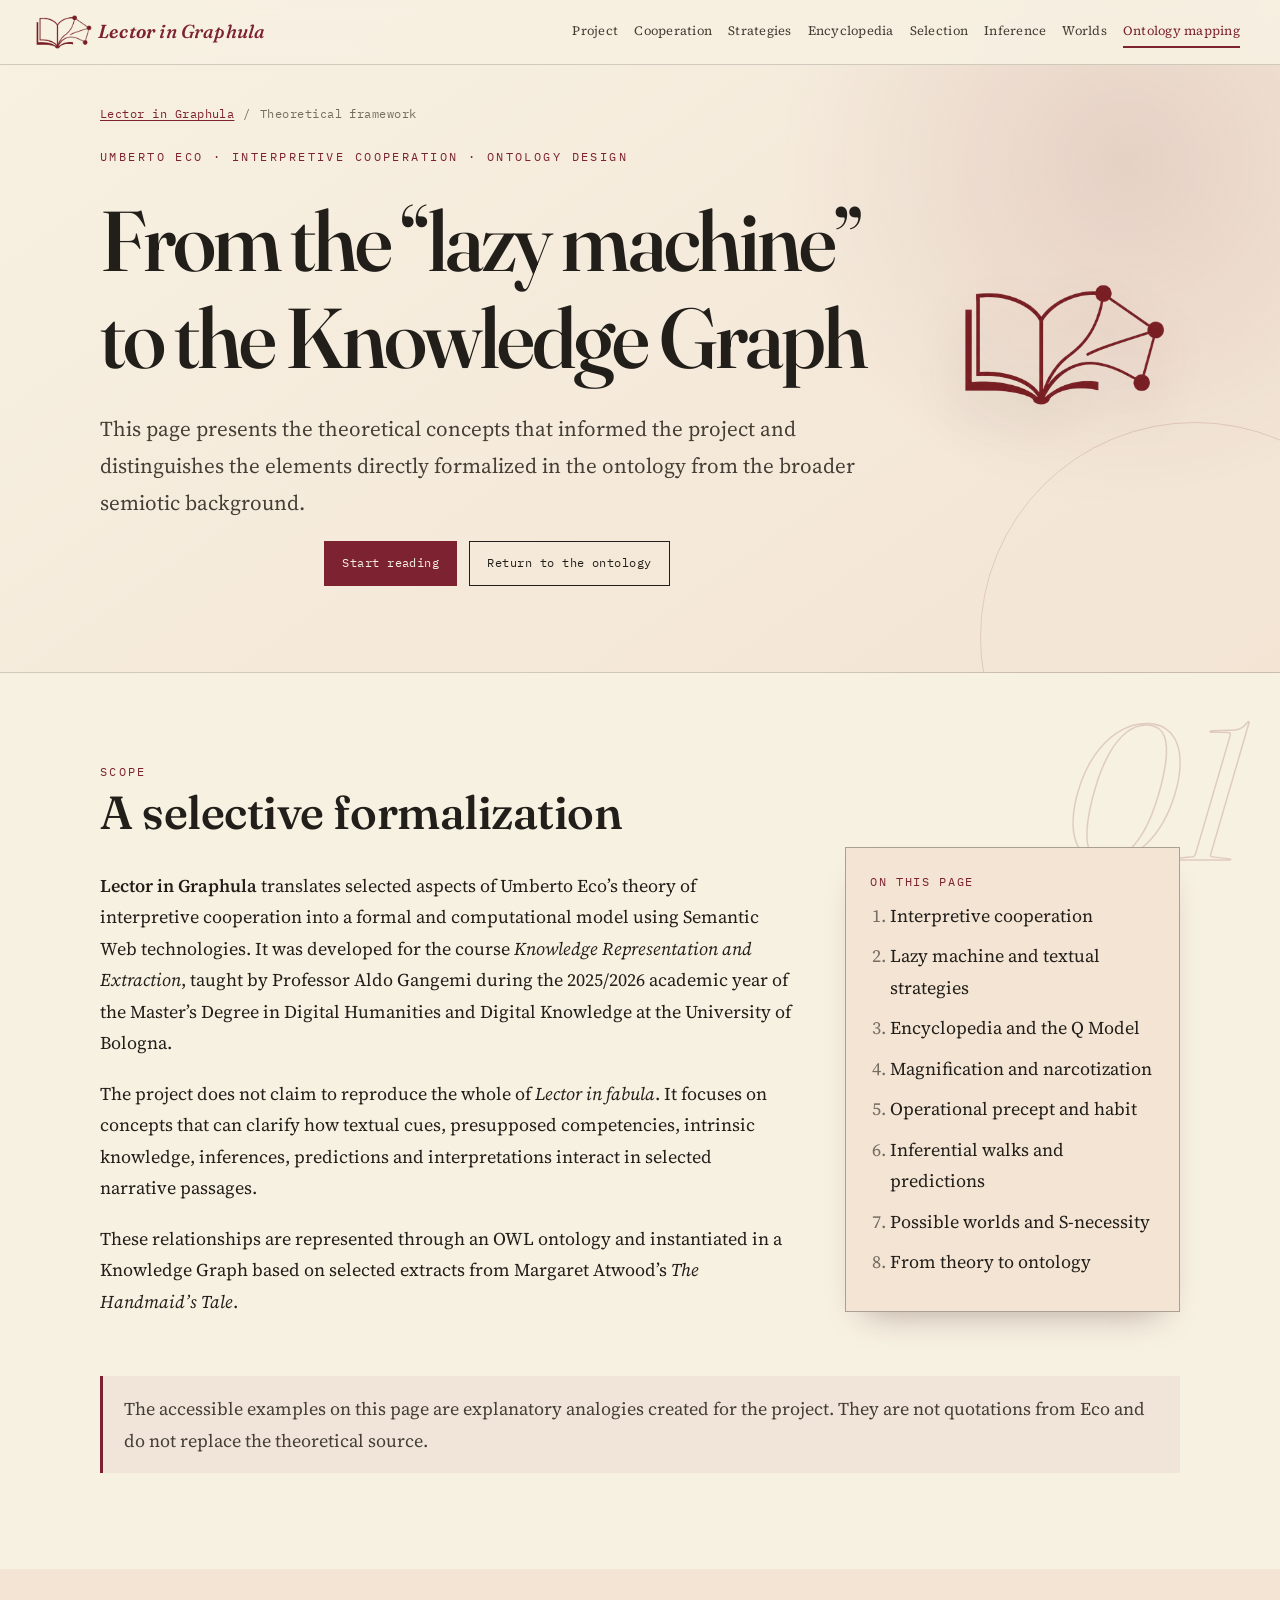
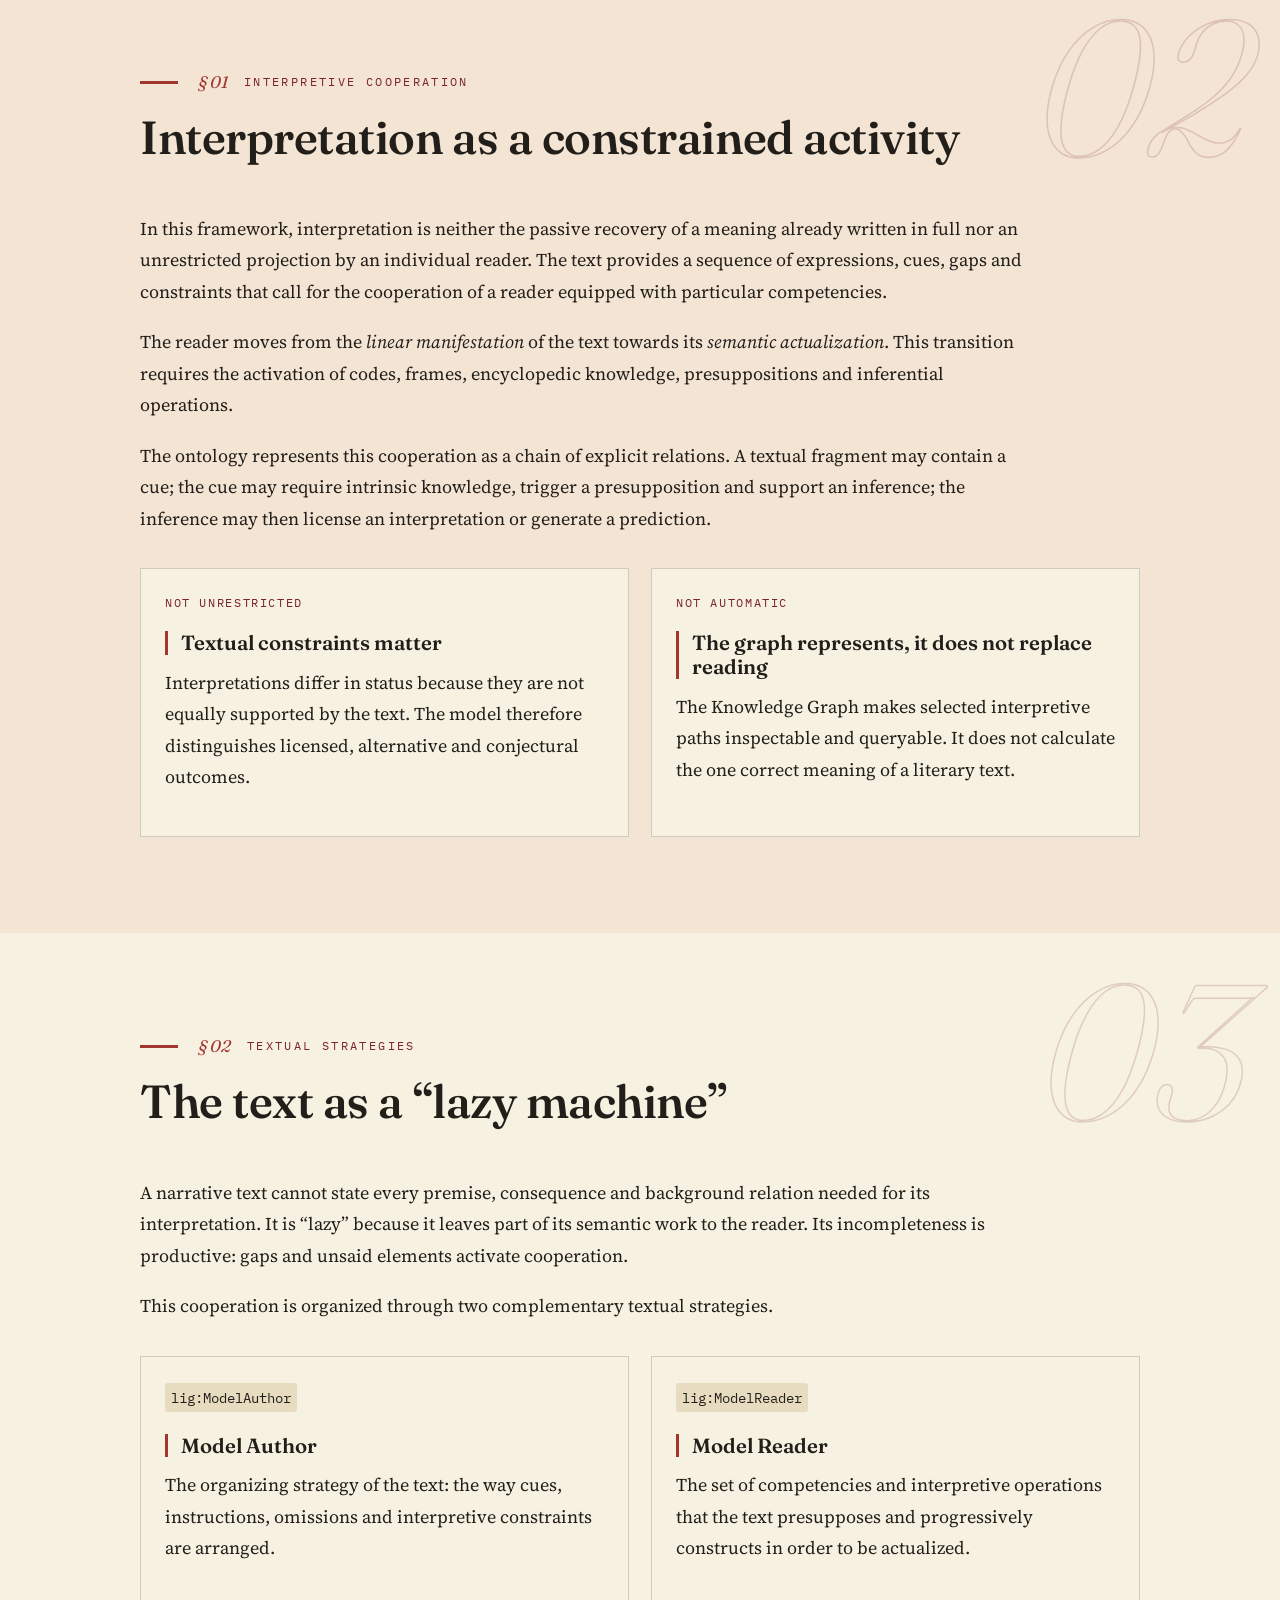
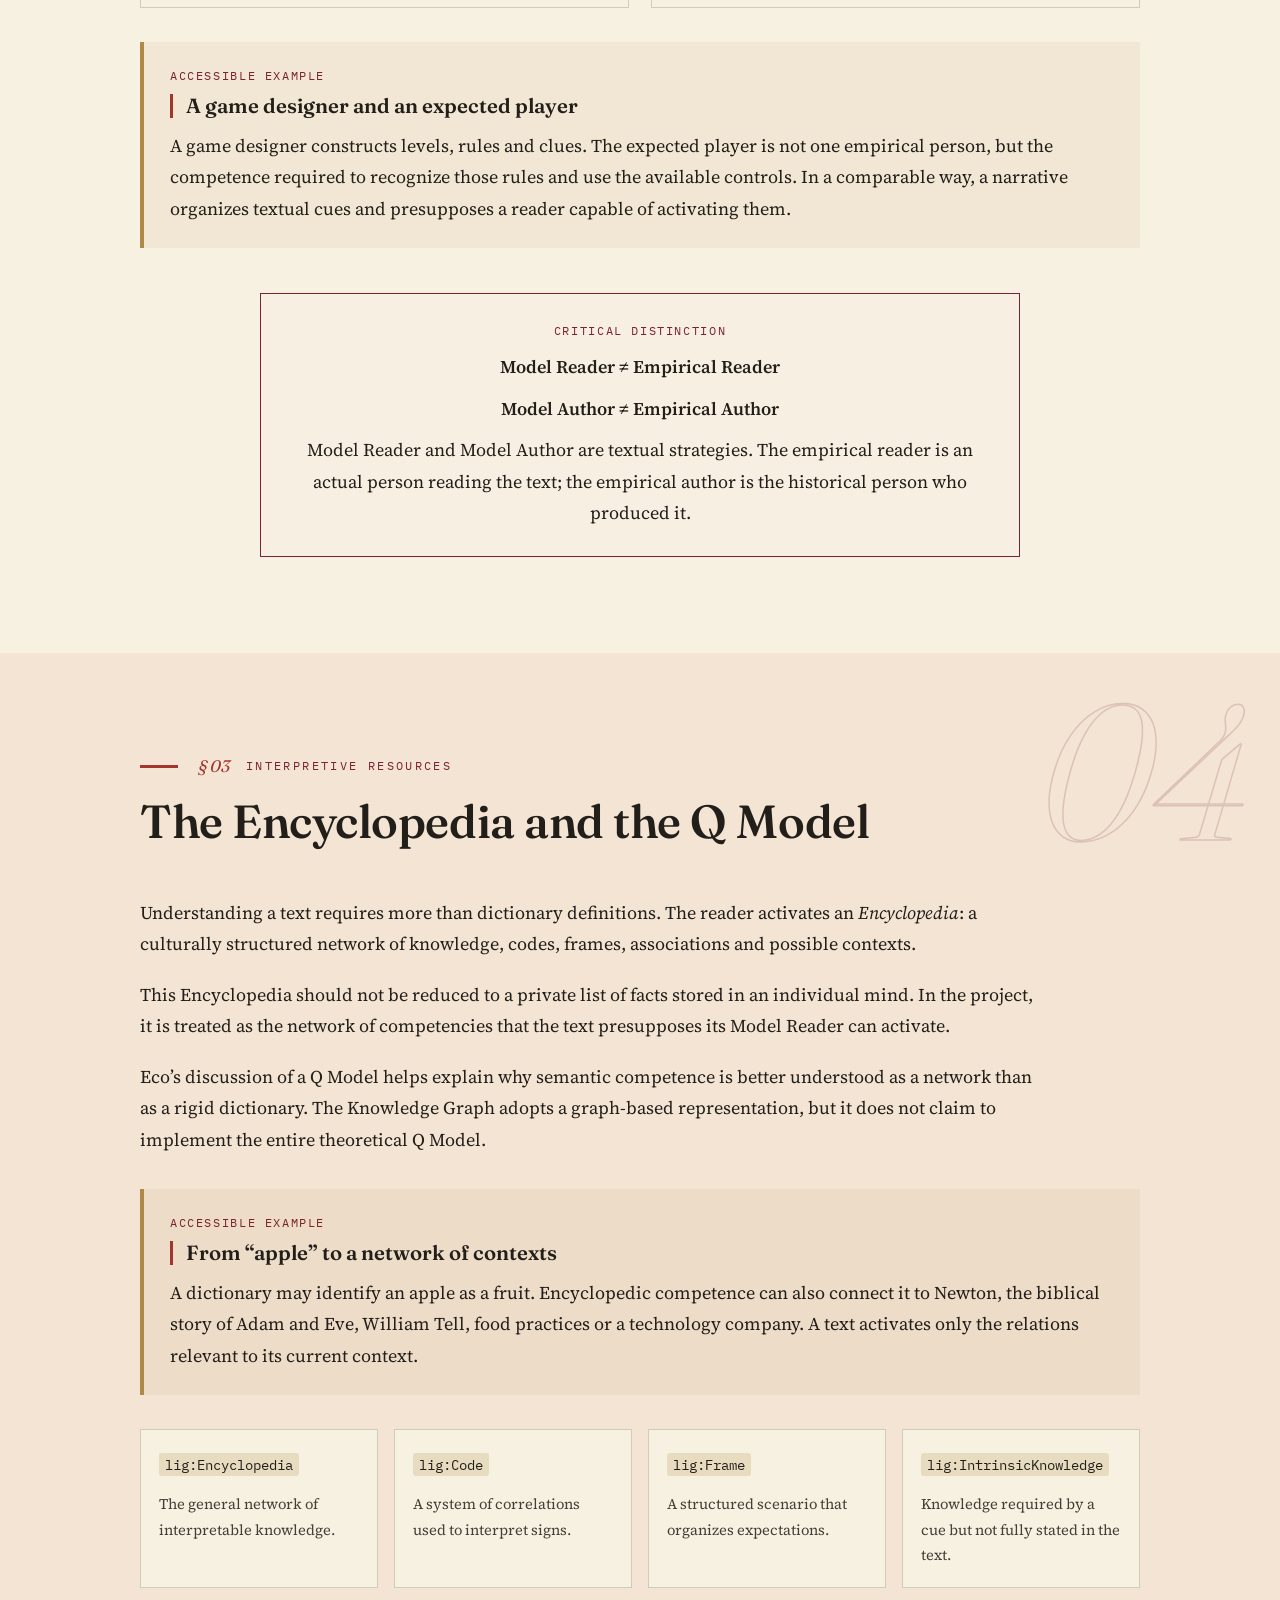
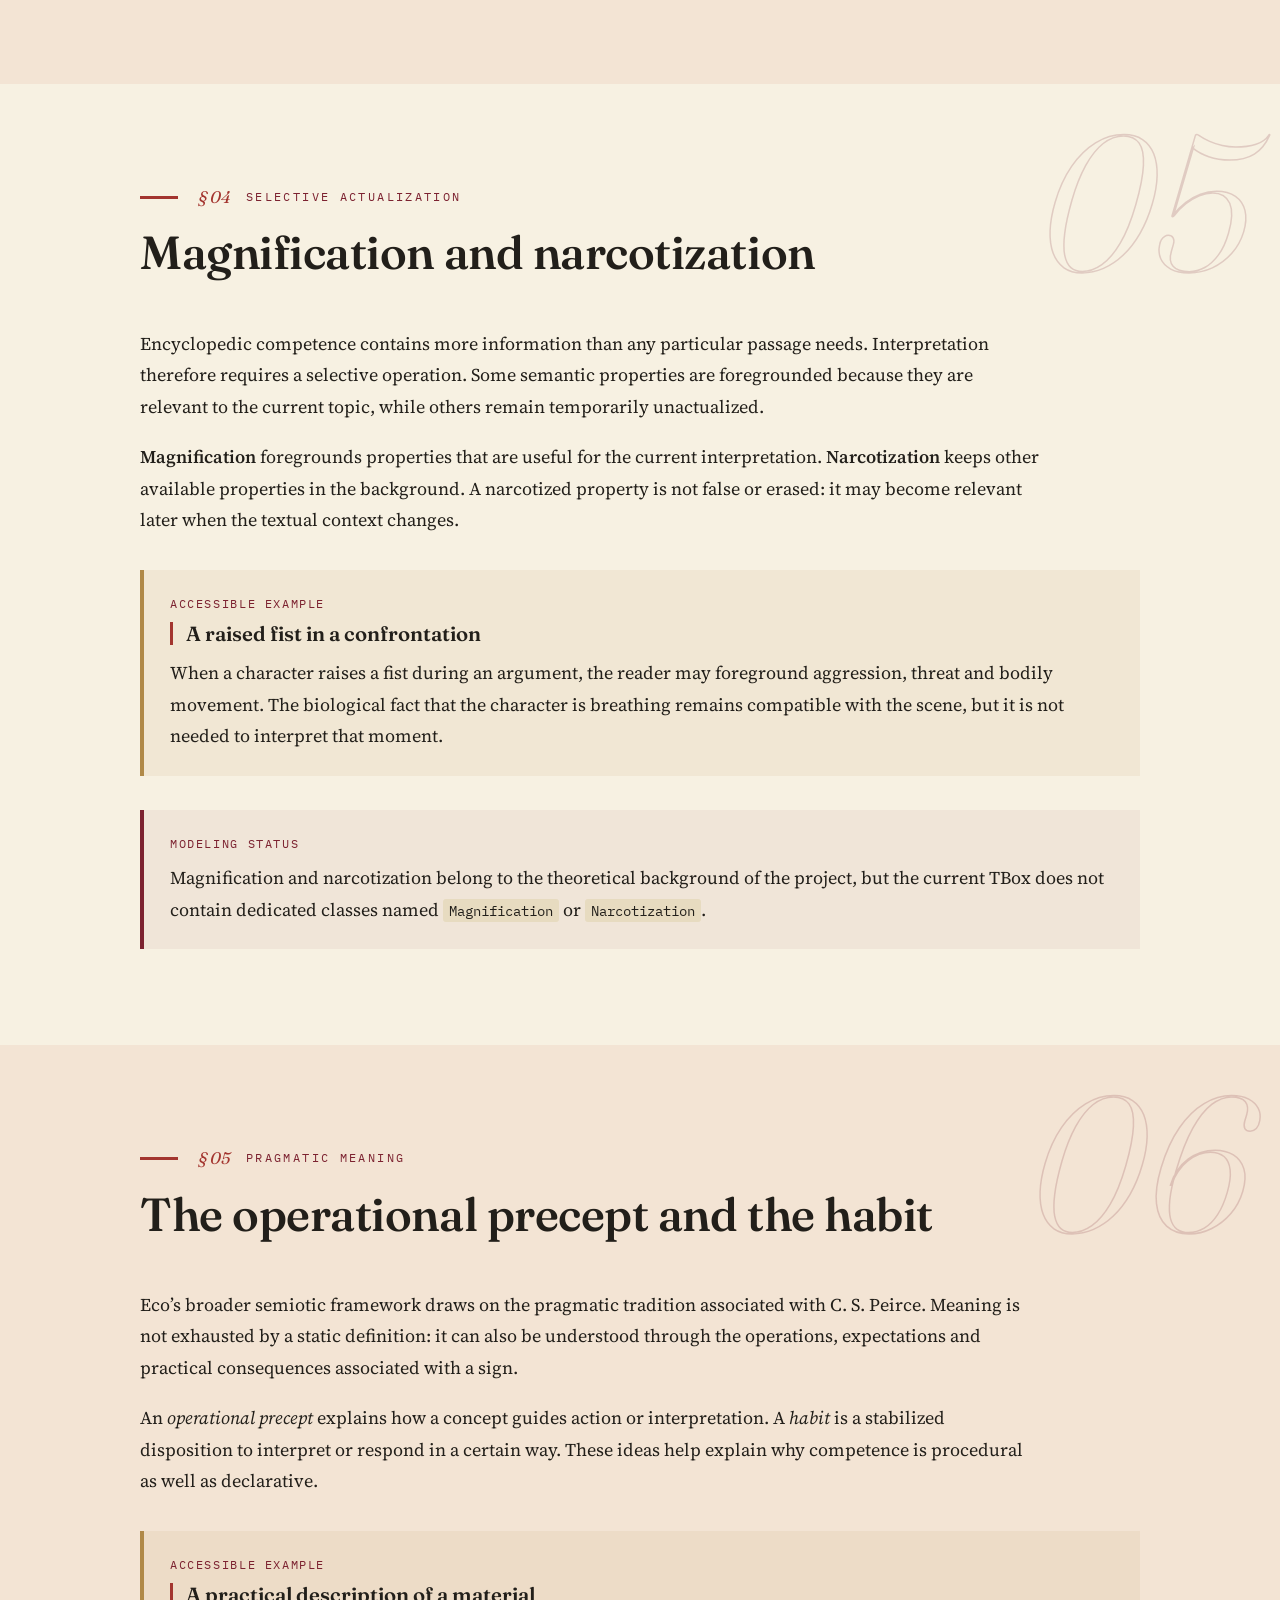
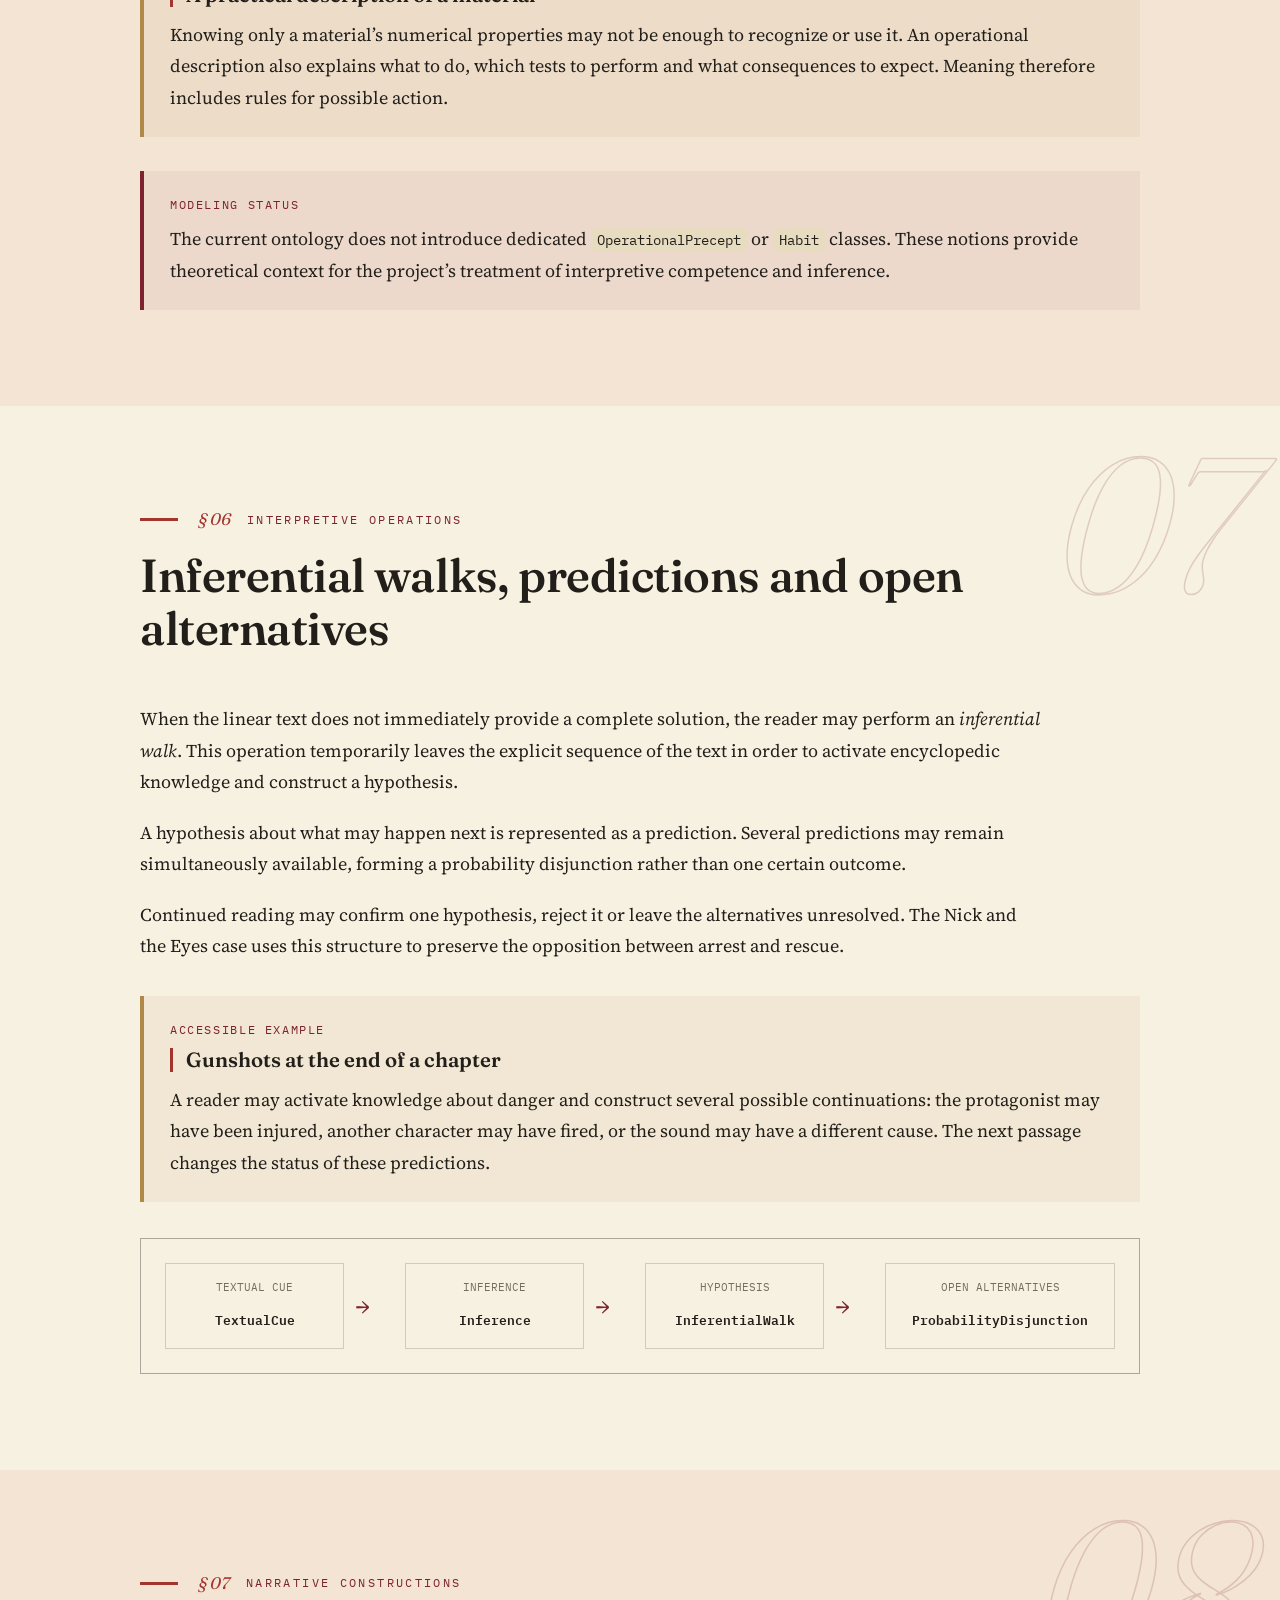
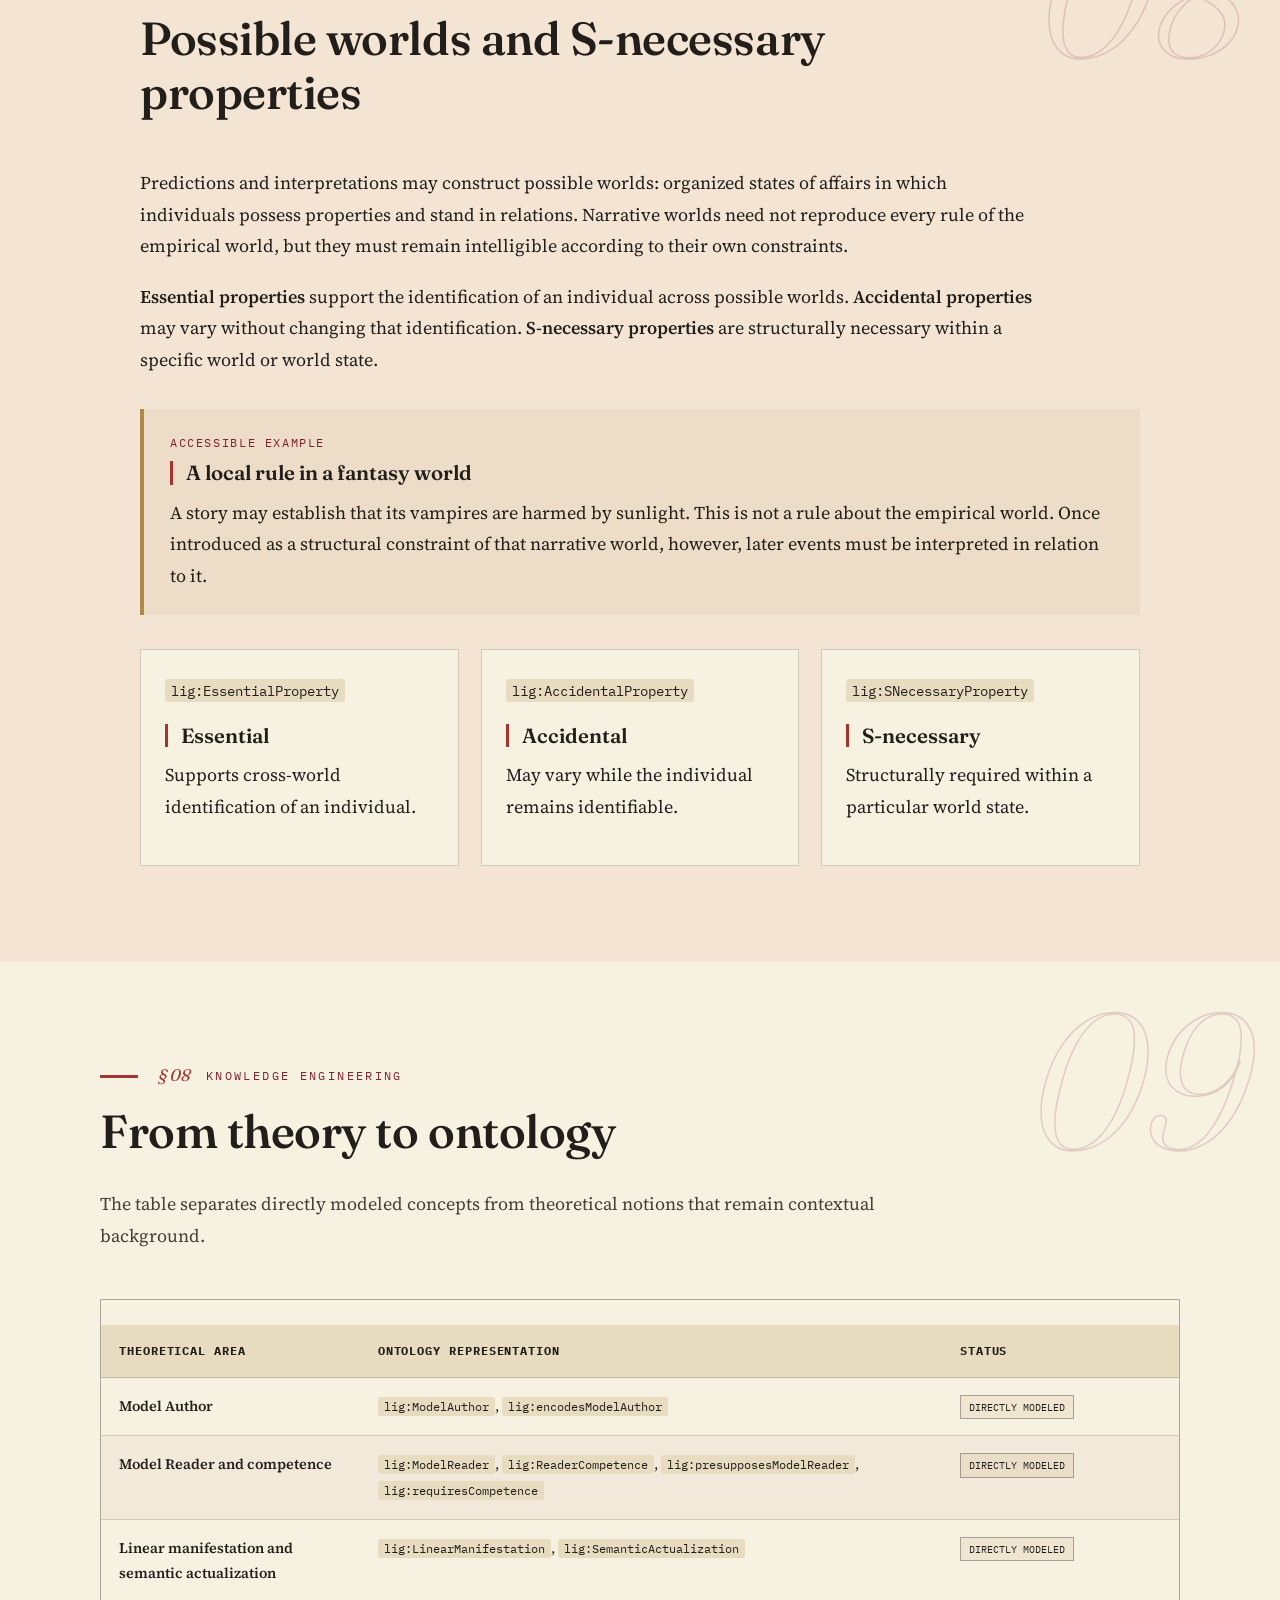
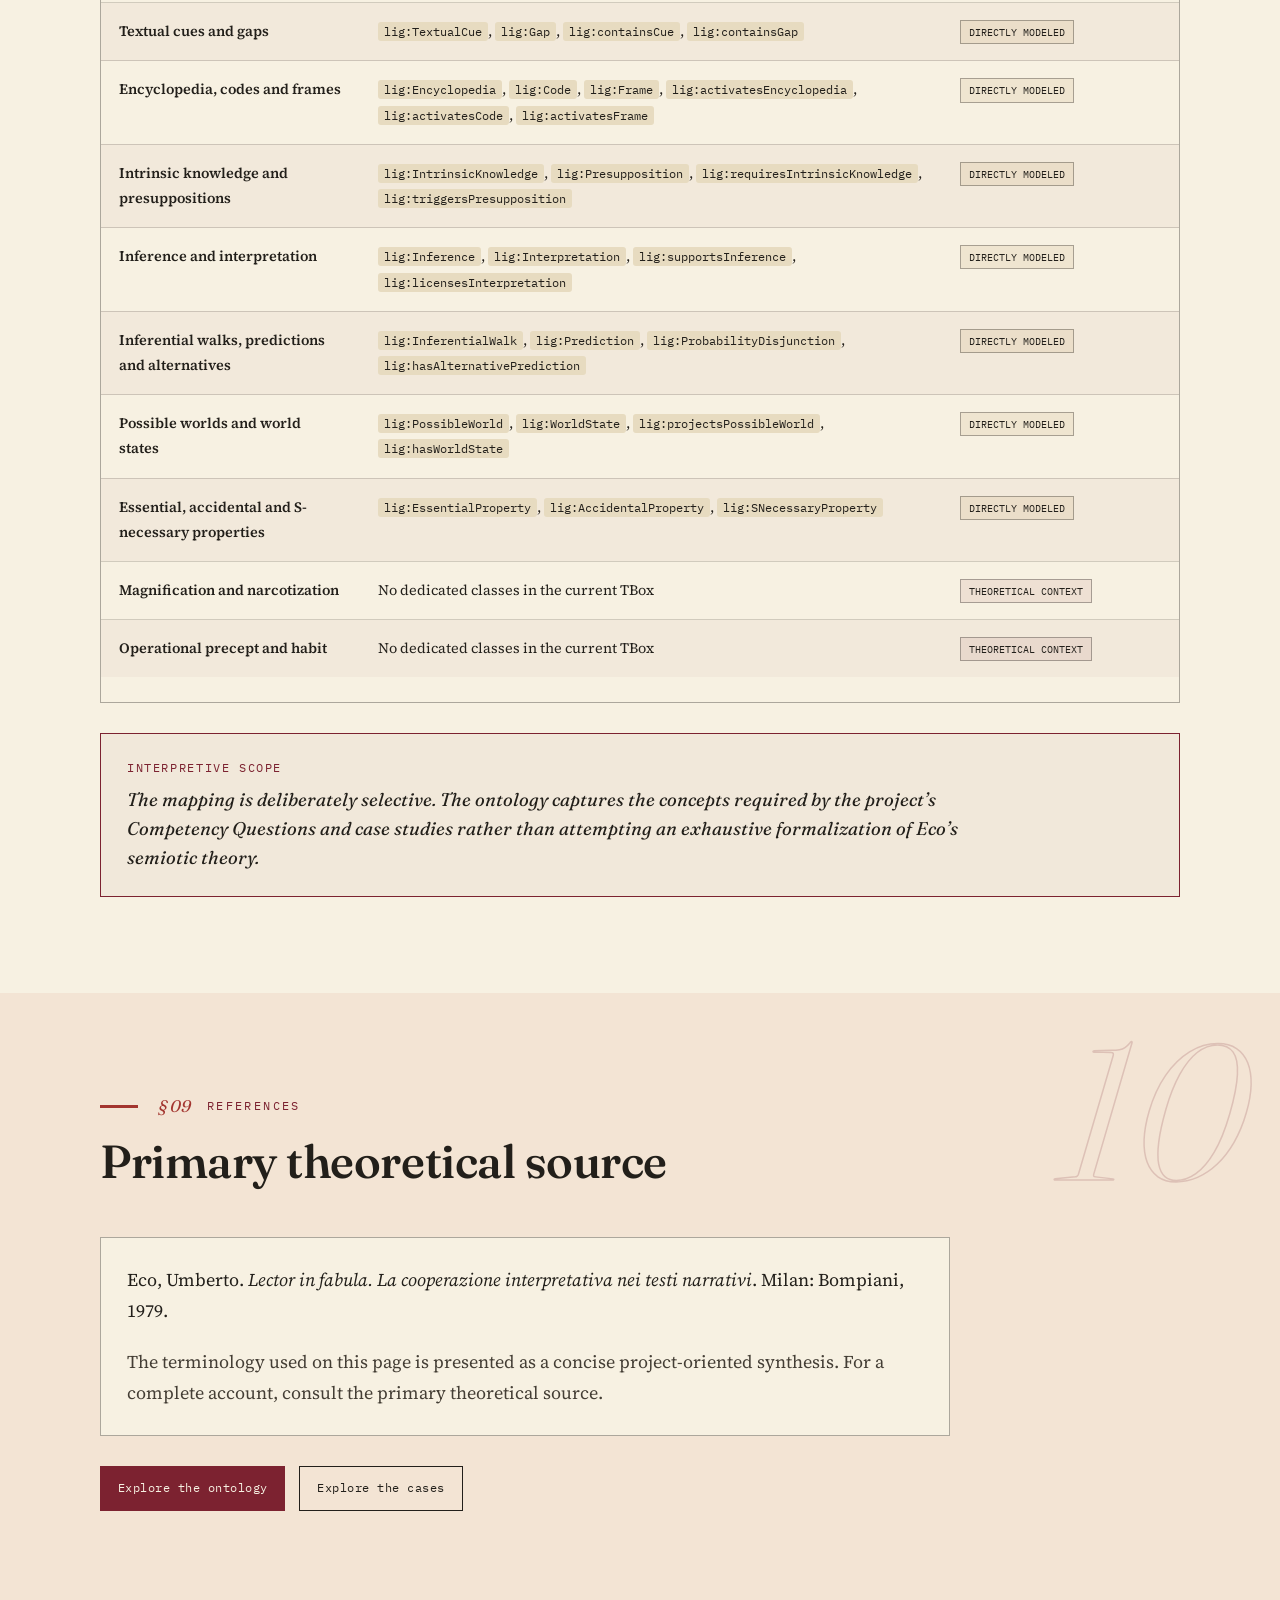
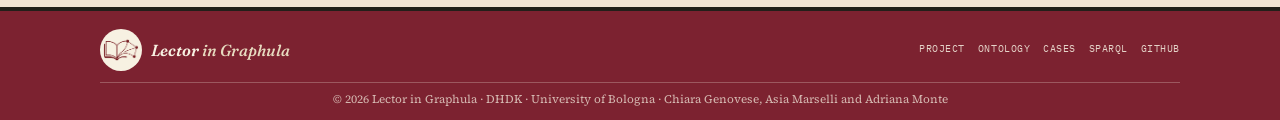
<file: theory.html>
<!DOCTYPE html>
<html lang="en">
<head>
  <meta charset="UTF-8">
  <meta name="viewport" content="width=device-width, initial-scale=1.0">

  <meta
    name="description"
    content="Extended theoretical framework for Lector in Graphula: Eco's interpretive cooperation, Model Reader, Encyclopedia, inferential walks, possible worlds and their ontology mapping."
  >

  <meta name="theme-color" content="#7c2230">

  <title>Theoretical Framework · Lector in Graphula</title>

  <link rel="icon" type="image/png" href="assets/img/lector-in-graphula-icon.png">
  <link rel="apple-touch-icon" href="assets/img/lector-in-graphula-icon.png">

  <link rel="preconnect" href="https://fonts.googleapis.com">
  <link rel="preconnect" href="https://fonts.gstatic.com" crossorigin>

  <link
    href="https://fonts.googleapis.com/css2?family=Fraunces:ital,opsz,wght@0,9..144,400..700;1,9..144,400..700&family=IBM+Plex+Mono:wght@400;500&family=Source+Serif+4:ital,opsz,wght@0,8..60,400..700;1,8..60,400..700&display=swap"
    rel="stylesheet"
  >

  <link rel="stylesheet" href="assets/css/style.css">
  <script src="assets/js/main.js" defer></script>
</head>

<body id="top" class="theory-page">

  <a class="skip-link" href="#main-content">Skip to main content</a>

  <header class="site-header">
    <nav class="site-nav" aria-label="Theoretical framework navigation">
      <div class="nav-container">

        <a class="site-brand" href="index.html" aria-label="Lector in Graphula — Home">
          <img
            class="site-brand-icon"
            src="assets/img/lector-in-graphula-icon.png"
            alt=""
            width="48"
            height="48"
          >
          <span class="site-brand-text">Lector <em>in Graphula</em></span>
        </a>

        <button
          class="nav-toggle"
          type="button"
          aria-expanded="false"
          aria-controls="nav-menu"
          data-nav-toggle
        >
          <span class="sr-only">Open navigation</span>
          <span aria-hidden="true">Menu</span>
        </button>

        <ul class="nav-menu" id="nav-menu" data-nav-menu>
          <li><a href="index.html">Project</a></li>
          <li><a href="#cooperation">Cooperation</a></li>
          <li><a href="#strategies">Strategies</a></li>
          <li><a href="#encyclopedia">Encyclopedia</a></li>
          <li><a href="#selection">Selection</a></li>
          <li><a href="#inference">Inference</a></li>
          <li><a href="#worlds">Worlds</a></li>
          <li><a href="#mapping">Ontology mapping</a></li>
        </ul>

      </div>
    </nav>
  </header>


  <section class="subpage-hero" aria-labelledby="theory-title">
    <div class="container subpage-hero-layout">

      <div>
        <p class="breadcrumb">
          <a href="index.html">Lector in Graphula</a>
          <span aria-hidden="true">/</span>
          Theoretical framework
        </p>

        <p class="eyebrow">
          Umberto Eco · Interpretive cooperation · Ontology design
        </p>

        <h1 id="theory-title">From the “lazy machine” to the Knowledge Graph</h1>

        <p class="subpage-introduction">
          This page presents the theoretical concepts that informed the
          project and distinguishes the elements directly formalized in the
          ontology from the broader semiotic background.
        </p>

        <div class="hero-actions">
          <a class="button button-primary" href="#cooperation">
            Start reading
          </a>
          <a class="button button-secondary" href="index.html#architecture">
            Return to the ontology
          </a>
        </div>
      </div>

      <img
        class="subpage-hero-icon"
        src="assets/img/lector-in-graphula-icon.png"
        alt="An open book transforming into a Knowledge Graph"
        width="210"
        height="210"
      >

    </div>
  </section>


  <main id="main-content">

    <section class="section theory-opening">
      <div class="container">

        <div class="theory-opening-grid">

          <article class="prose">
            <p class="section-label">Scope</p>
            <h2>A selective formalization</h2>

            <p>
              <strong>Lector in Graphula</strong> translates selected aspects
              of Umberto Eco’s theory of interpretive cooperation into a
              formal and computational model using Semantic Web technologies.
              It was developed for the course
              <em>Knowledge Representation and Extraction</em>, taught by
              Professor Aldo Gangemi during the 2025/2026 academic year of the
              Master’s Degree in Digital Humanities and Digital Knowledge at
              the University of Bologna.
            </p>

            <p>
              The project does not claim to reproduce the whole of
              <em>Lector in fabula</em>. It focuses on concepts that can
              clarify how textual cues, presupposed competencies, intrinsic
              knowledge, inferences, predictions and interpretations interact
              in selected narrative passages.
            </p>

            <p>
              These relationships are represented through an OWL ontology and
              instantiated in a Knowledge Graph based on selected extracts
              from Margaret Atwood’s <em>The Handmaid’s Tale</em>.
            </p>
          </article>


          <nav class="theory-toc" aria-label="Contents of the theoretical framework">
            <p class="small-label">On this page</p>
            <ol>
              <li><a href="#cooperation">Interpretive cooperation</a></li>
              <li><a href="#strategies">Lazy machine and textual strategies</a></li>
              <li><a href="#encyclopedia">Encyclopedia and the Q Model</a></li>
              <li><a href="#selection">Magnification and narcotization</a></li>
              <li><a href="#operational">Operational precept and habit</a></li>
              <li><a href="#inference">Inferential walks and predictions</a></li>
              <li><a href="#worlds">Possible worlds and S-necessity</a></li>
              <li><a href="#mapping">From theory to ontology</a></li>
            </ol>
          </nav>

        </div>

        <aside class="notice">
          The accessible examples on this page are explanatory analogies
          created for the project. They are not quotations from Eco and do
          not replace the theoretical source.
        </aside>

      </div>
    </section>


    <section class="section section-alt" id="cooperation">
      <div class="container theory-reading-container">

        <header class="section-heading">
          <p class="section-number">01</p>
          <p class="section-label">Interpretive cooperation</p>
          <h2>Interpretation as a constrained activity</h2>
        </header>

        <div class="prose prose-wide">
          <p>
            In this framework, interpretation is neither the passive recovery
            of a meaning already written in full nor an unrestricted
            projection by an individual reader. The text provides a sequence
            of expressions, cues, gaps and constraints that call for the
            cooperation of a reader equipped with particular competencies.
          </p>

          <p>
            The reader moves from the <em>linear manifestation</em> of the
            text towards its <em>semantic actualization</em>. This transition
            requires the activation of codes, frames, encyclopedic knowledge,
            presuppositions and inferential operations.
          </p>

          <p>
            The ontology represents this cooperation as a chain of explicit
            relations. A textual fragment may contain a cue; the cue may
            require intrinsic knowledge, trigger a presupposition and support
            an inference; the inference may then license an interpretation or
            generate a prediction.
          </p>
        </div>

        <div class="theory-principle-grid">
          <article>
            <p class="small-label">Not unrestricted</p>
            <h3>Textual constraints matter</h3>
            <p>
              Interpretations differ in status because they are not equally
              supported by the text. The model therefore distinguishes
              licensed, alternative and conjectural outcomes.
            </p>
          </article>

          <article>
            <p class="small-label">Not automatic</p>
            <h3>The graph represents, it does not replace reading</h3>
            <p>
              The Knowledge Graph makes selected interpretive paths
              inspectable and queryable. It does not calculate the one correct
              meaning of a literary text.
            </p>
          </article>
        </div>

      </div>
    </section>


    <section class="section" id="strategies">
      <div class="container theory-reading-container">

        <header class="section-heading">
          <p class="section-number">02</p>
          <p class="section-label">Textual strategies</p>
          <h2>The text as a “lazy machine”</h2>
        </header>

        <div class="prose prose-wide">
          <p>
            A narrative text cannot state every premise, consequence and
            background relation needed for its interpretation. It is “lazy”
            because it leaves part of its semantic work to the reader. Its
            incompleteness is productive: gaps and unsaid elements activate
            cooperation.
          </p>

          <p>
            This cooperation is organized through two complementary textual
            strategies.
          </p>
        </div>

        <div class="strategy-grid">

          <article class="strategy-card">
            <code>lig:ModelAuthor</code>
            <h3>Model Author</h3>
            <p>
              The organizing strategy of the text: the way cues,
              instructions, omissions and interpretive constraints are
              arranged.
            </p>
          </article>

          <article class="strategy-card">
            <code>lig:ModelReader</code>
            <h3>Model Reader</h3>
            <p>
              The set of competencies and interpretive operations that the
              text presupposes and progressively constructs in order to be
              actualized.
            </p>
          </article>

        </div>

        <aside class="theory-example">
          <p class="small-label">Accessible example</p>
          <h3>A game designer and an expected player</h3>
          <p>
            A game designer constructs levels, rules and clues. The expected
            player is not one empirical person, but the competence required
            to recognize those rules and use the available controls. In a
            comparable way, a narrative organizes textual cues and
            presupposes a reader capable of activating them.
          </p>
        </aside>

        <aside class="critical-distinction">
          <p class="small-label">Critical distinction</p>
          <p><strong>Model Reader ≠ Empirical Reader</strong></p>
          <p><strong>Model Author ≠ Empirical Author</strong></p>
          <p>
            Model Reader and Model Author are textual strategies. The
            empirical reader is an actual person reading the text; the
            empirical author is the historical person who produced it.
          </p>
        </aside>

      </div>
    </section>


    <section class="section section-alt" id="encyclopedia">
      <div class="container theory-reading-container">

        <header class="section-heading">
          <p class="section-number">03</p>
          <p class="section-label">Interpretive resources</p>
          <h2>The Encyclopedia and the Q Model</h2>
        </header>

        <div class="prose prose-wide">
          <p>
            Understanding a text requires more than dictionary definitions.
            The reader activates an <em>Encyclopedia</em>: a culturally
            structured network of knowledge, codes, frames, associations and
            possible contexts.
          </p>

          <p>
            This Encyclopedia should not be reduced to a private list of facts
            stored in an individual mind. In the project, it is treated as the
            network of competencies that the text presupposes its Model Reader
            can activate.
          </p>

          <p>
            Eco’s discussion of a Q Model helps explain why semantic
            competence is better understood as a network than as a rigid
            dictionary. The Knowledge Graph adopts a graph-based
            representation, but it does not claim to implement the entire
            theoretical Q Model.
          </p>
        </div>

        <aside class="theory-example">
          <p class="small-label">Accessible example</p>
          <h3>From “apple” to a network of contexts</h3>
          <p>
            A dictionary may identify an apple as a fruit. Encyclopedic
            competence can also connect it to Newton, the biblical story of
            Adam and Eve, William Tell, food practices or a technology
            company. A text activates only the relations relevant to its
            current context.
          </p>
        </aside>

        <div class="theory-concept-links">
          <article>
            <code>lig:Encyclopedia</code>
            <p>The general network of interpretable knowledge.</p>
          </article>
          <article>
            <code>lig:Code</code>
            <p>A system of correlations used to interpret signs.</p>
          </article>
          <article>
            <code>lig:Frame</code>
            <p>A structured scenario that organizes expectations.</p>
          </article>
          <article>
            <code>lig:IntrinsicKnowledge</code>
            <p>Knowledge required by a cue but not fully stated in the text.</p>
          </article>
        </div>

      </div>
    </section>


    <section class="section" id="selection">
      <div class="container theory-reading-container">

        <header class="section-heading">
          <p class="section-number">04</p>
          <p class="section-label">Selective actualization</p>
          <h2>Magnification and narcotization</h2>
        </header>

        <div class="prose prose-wide">
          <p>
            Encyclopedic competence contains more information than any
            particular passage needs. Interpretation therefore requires a
            selective operation. Some semantic properties are foregrounded
            because they are relevant to the current topic, while others
            remain temporarily unactualized.
          </p>

          <p>
            <strong>Magnification</strong> foregrounds properties that are
            useful for the current interpretation.
            <strong>Narcotization</strong> keeps other available properties
            in the background. A narcotized property is not false or erased:
            it may become relevant later when the textual context changes.
          </p>
        </div>

        <aside class="theory-example">
          <p class="small-label">Accessible example</p>
          <h3>A raised fist in a confrontation</h3>
          <p>
            When a character raises a fist during an argument, the reader may
            foreground aggression, threat and bodily movement. The biological
            fact that the character is breathing remains compatible with the
            scene, but it is not needed to interpret that moment.
          </p>
        </aside>

        <aside class="modeling-status modeling-status-context">
          <p class="small-label">Modeling status</p>
          <p>
            Magnification and narcotization belong to the theoretical
            background of the project, but the current TBox does not contain
            dedicated classes named <code>Magnification</code> or
            <code>Narcotization</code>.
          </p>
        </aside>

      </div>
    </section>


    <section class="section section-alt" id="operational">
      <div class="container theory-reading-container">

        <header class="section-heading">
          <p class="section-number">05</p>
          <p class="section-label">Pragmatic meaning</p>
          <h2>The operational precept and the habit</h2>
        </header>

        <div class="prose prose-wide">
          <p>
            Eco’s broader semiotic framework draws on the pragmatic tradition
            associated with C. S. Peirce. Meaning is not exhausted by a static
            definition: it can also be understood through the operations,
            expectations and practical consequences associated with a sign.
          </p>

          <p>
            An <em>operational precept</em> explains how a concept guides
            action or interpretation. A <em>habit</em> is a stabilized
            disposition to interpret or respond in a certain way. These ideas
            help explain why competence is procedural as well as declarative.
          </p>
        </div>

        <aside class="theory-example">
          <p class="small-label">Accessible example</p>
          <h3>A practical description of a material</h3>
          <p>
            Knowing only a material’s numerical properties may not be enough
            to recognize or use it. An operational description also explains
            what to do, which tests to perform and what consequences to
            expect. Meaning therefore includes rules for possible action.
          </p>
        </aside>

        <aside class="modeling-status modeling-status-context">
          <p class="small-label">Modeling status</p>
          <p>
            The current ontology does not introduce dedicated
            <code>OperationalPrecept</code> or <code>Habit</code> classes.
            These notions provide theoretical context for the project’s
            treatment of interpretive competence and inference.
          </p>
        </aside>

      </div>
    </section>


    <section class="section" id="inference">
      <div class="container theory-reading-container">

        <header class="section-heading">
          <p class="section-number">06</p>
          <p class="section-label">Interpretive operations</p>
          <h2>Inferential walks, predictions and open alternatives</h2>
        </header>

        <div class="prose prose-wide">
          <p>
            When the linear text does not immediately provide a complete
            solution, the reader may perform an <em>inferential walk</em>.
            This operation temporarily leaves the explicit sequence of the
            text in order to activate encyclopedic knowledge and construct a
            hypothesis.
          </p>

          <p>
            A hypothesis about what may happen next is represented as a
            prediction. Several predictions may remain simultaneously
            available, forming a probability disjunction rather than one
            certain outcome.
          </p>

          <p>
            Continued reading may confirm one hypothesis, reject it or leave
            the alternatives unresolved. The Nick and the Eyes case uses this
            structure to preserve the opposition between arrest and rescue.
          </p>
        </div>

        <aside class="theory-example">
          <p class="small-label">Accessible example</p>
          <h3>Gunshots at the end of a chapter</h3>
          <p>
            A reader may activate knowledge about danger and construct
            several possible continuations: the protagonist may have been
            injured, another character may have fired, or the sound may have
            a different cause. The next passage changes the status of these
            predictions.
          </p>
        </aside>

        <div class="semantic-mini-flow" role="img"
          aria-label="A textual cue supports an inference. The inference initiates an inferential walk, generates predictions and may open a probability disjunction with alternative predictions.">
          <div>
            <span>Textual cue</span>
            <strong>TextualCue</strong>
          </div>
          <b aria-hidden="true">→</b>
          <div>
            <span>Inference</span>
            <strong>Inference</strong>
          </div>
          <b aria-hidden="true">→</b>
          <div>
            <span>Hypothesis</span>
            <strong>InferentialWalk</strong>
          </div>
          <b aria-hidden="true">→</b>
          <div>
            <span>Open alternatives</span>
            <strong>ProbabilityDisjunction</strong>
          </div>
        </div>

      </div>
    </section>


    <section class="section section-alt" id="worlds">
      <div class="container theory-reading-container">

        <header class="section-heading">
          <p class="section-number">07</p>
          <p class="section-label">Narrative constructions</p>
          <h2>Possible worlds and S-necessary properties</h2>
        </header>

        <div class="prose prose-wide">
          <p>
            Predictions and interpretations may construct possible worlds:
            organized states of affairs in which individuals possess
            properties and stand in relations. Narrative worlds need not
            reproduce every rule of the empirical world, but they must remain
            intelligible according to their own constraints.
          </p>

          <p>
            <strong>Essential properties</strong> support the identification
            of an individual across possible worlds.
            <strong>Accidental properties</strong> may vary without changing
            that identification.
            <strong>S-necessary properties</strong> are structurally
            necessary within a specific world or world state.
          </p>
        </div>

        <aside class="theory-example">
          <p class="small-label">Accessible example</p>
          <h3>A local rule in a fantasy world</h3>
          <p>
            A story may establish that its vampires are harmed by sunlight.
            This is not a rule about the empirical world. Once introduced as
            a structural constraint of that narrative world, however, later
            events must be interpreted in relation to it.
          </p>
        </aside>

        <div class="world-property-grid">
          <article>
            <code>lig:EssentialProperty</code>
            <h3>Essential</h3>
            <p>Supports cross-world identification of an individual.</p>
          </article>
          <article>
            <code>lig:AccidentalProperty</code>
            <h3>Accidental</h3>
            <p>May vary while the individual remains identifiable.</p>
          </article>
          <article>
            <code>lig:SNecessaryProperty</code>
            <h3>S-necessary</h3>
            <p>Structurally required within a particular world state.</p>
          </article>
        </div>

      </div>
    </section>


    <section class="section" id="mapping">
      <div class="container">

        <header class="section-heading">
          <p class="section-number">08</p>
          <p class="section-label">Knowledge engineering</p>
          <h2>From theory to ontology</h2>
          <p class="section-introduction">
            The table separates directly modeled concepts from theoretical
            notions that remain contextual background.
          </p>
        </header>

        <div class="theory-table-wrapper">
          <table class="theory-mapping-table">
            <thead>
              <tr>
                <th scope="col">Theoretical area</th>
                <th scope="col">Ontology representation</th>
                <th scope="col">Status</th>
              </tr>
            </thead>
            <tbody>
              <tr>
                <td>Model Author</td>
                <td>
                  <code>lig:ModelAuthor</code>,
                  <code>lig:encodesModelAuthor</code>
                </td>
                <td><span class="status-badge status-direct">Directly modeled</span></td>
              </tr>
              <tr>
                <td>Model Reader and competence</td>
                <td>
                  <code>lig:ModelReader</code>,
                  <code>lig:ReaderCompetence</code>,
                  <code>lig:presupposesModelReader</code>,
                  <code>lig:requiresCompetence</code>
                </td>
                <td><span class="status-badge status-direct">Directly modeled</span></td>
              </tr>
              <tr>
                <td>Linear manifestation and semantic actualization</td>
                <td>
                  <code>lig:LinearManifestation</code>,
                  <code>lig:SemanticActualization</code>
                </td>
                <td><span class="status-badge status-direct">Directly modeled</span></td>
              </tr>
              <tr>
                <td>Textual cues and gaps</td>
                <td>
                  <code>lig:TextualCue</code>,
                  <code>lig:Gap</code>,
                  <code>lig:containsCue</code>,
                  <code>lig:containsGap</code>
                </td>
                <td><span class="status-badge status-direct">Directly modeled</span></td>
              </tr>
              <tr>
                <td>Encyclopedia, codes and frames</td>
                <td>
                  <code>lig:Encyclopedia</code>,
                  <code>lig:Code</code>,
                  <code>lig:Frame</code>,
                  <code>lig:activatesEncyclopedia</code>,
                  <code>lig:activatesCode</code>,
                  <code>lig:activatesFrame</code>
                </td>
                <td><span class="status-badge status-direct">Directly modeled</span></td>
              </tr>
              <tr>
                <td>Intrinsic knowledge and presuppositions</td>
                <td>
                  <code>lig:IntrinsicKnowledge</code>,
                  <code>lig:Presupposition</code>,
                  <code>lig:requiresIntrinsicKnowledge</code>,
                  <code>lig:triggersPresupposition</code>
                </td>
                <td><span class="status-badge status-direct">Directly modeled</span></td>
              </tr>
              <tr>
                <td>Inference and interpretation</td>
                <td>
                  <code>lig:Inference</code>,
                  <code>lig:Interpretation</code>,
                  <code>lig:supportsInference</code>,
                  <code>lig:licensesInterpretation</code>
                </td>
                <td><span class="status-badge status-direct">Directly modeled</span></td>
              </tr>
              <tr>
                <td>Inferential walks, predictions and alternatives</td>
                <td>
                  <code>lig:InferentialWalk</code>,
                  <code>lig:Prediction</code>,
                  <code>lig:ProbabilityDisjunction</code>,
                  <code>lig:hasAlternativePrediction</code>
                </td>
                <td><span class="status-badge status-direct">Directly modeled</span></td>
              </tr>
              <tr>
                <td>Possible worlds and world states</td>
                <td>
                  <code>lig:PossibleWorld</code>,
                  <code>lig:WorldState</code>,
                  <code>lig:projectsPossibleWorld</code>,
                  <code>lig:hasWorldState</code>
                </td>
                <td><span class="status-badge status-direct">Directly modeled</span></td>
              </tr>
              <tr>
                <td>Essential, accidental and S-necessary properties</td>
                <td>
                  <code>lig:EssentialProperty</code>,
                  <code>lig:AccidentalProperty</code>,
                  <code>lig:SNecessaryProperty</code>
                </td>
                <td><span class="status-badge status-direct">Directly modeled</span></td>
              </tr>
              <tr>
                <td>Magnification and narcotization</td>
                <td>No dedicated classes in the current TBox</td>
                <td><span class="status-badge status-context">Theoretical context</span></td>
              </tr>
              <tr>
                <td>Operational precept and habit</td>
                <td>No dedicated classes in the current TBox</td>
                <td><span class="status-badge status-context">Theoretical context</span></td>
              </tr>
            </tbody>
          </table>
        </div>

        <aside class="methodology-principle">
          <p class="small-label">Interpretive scope</p>
          <p>
            The mapping is deliberately selective. The ontology captures the
            concepts required by the project’s Competency Questions and case
            studies rather than attempting an exhaustive formalization of
            Eco’s semiotic theory.
          </p>
        </aside>

      </div>
    </section>


    <section class="section section-alt theory-references" id="references">
      <div class="container">

        <header class="section-heading">
          <p class="section-number">09</p>
          <p class="section-label">References</p>
          <h2>Primary theoretical source</h2>
        </header>

        <div class="reference-card">
          <p>
            Eco, Umberto.
            <em>Lector in fabula. La cooperazione interpretativa nei testi narrativi</em>.
            Milan: Bompiani, 1979.
          </p>
          <p>
            The terminology used on this page is presented as a concise
            project-oriented synthesis. For a complete account, consult the
            primary theoretical source.
          </p>
        </div>

        <div class="theory-end-actions">
          <a class="button button-primary" href="index.html#architecture">
            Explore the ontology
          </a>
          <a class="button button-secondary" href="index.html#cases">
            Explore the cases
          </a>
        </div>

      </div>
    </section>

  </main>


  <footer class="site-footer">
    <div class="container footer-content">

      <a class="footer-logo" href="#top" aria-label="Return to the top">
        <img
          src="assets/img/lector-in-graphula-icon.png"
          alt=""
          width="42"
          height="42"
        >
        <span>Lector <em>in Graphula</em></span>
      </a>

      <nav class="footer-navigation" aria-label="Footer navigation">
        <a href="index.html">Project</a>
        <a href="index.html#architecture">Ontology</a>
        <a href="index.html#cases">Cases</a>
        <a href="index.html#evaluation">SPARQL</a>
        <a
          href="https://github.com/Chiarag711/lector-in-graphula"
          target="_blank"
          rel="noopener noreferrer"
        >
          GitHub
        </a>
      </nav>

      <div class="footer-meta">
        <p>
          © 2026 Lector in Graphula · DHDK · University of Bologna ·
          Chiara Genovese, Asia Marselli and Adriana Monte
        </p>
      </div>

    </div>
  </footer>

</body>
</html>
</file>
<file: assets/css/style.css>
/* =========================================================
   LECTOR IN GRAPHULA
   Main stylesheet
========================================================= */

:root {
  --paper: #f7f1e2;
  --paper-2: #f3e4d4;
  --paper-3: #e7dbc0;

  --ink: #221f1a;
  --ink-soft: #443e35;
  --ink-muted: #756d60;

  --bordeaux: #7c2230;
  --red: #a3352f;
  --red-soft: #c05a51;
  --gold: #b08948;

  --line: rgba(34, 31, 26, 0.18);
  --line-strong: rgba(34, 31, 26, 0.35);

  --serif: "Source Serif 4", Georgia, serif;
  --display: "Fraunces", Georgia, serif;
  --mono: "IBM Plex Mono", monospace;

  --container: 1080px;
  --container-wide: 1200px;
  --container-text: 820px;

  --header-height: 64px;

  --shadow:
    0 18px 34px -20px rgba(60, 20, 25, 0.4);

  --transition: 220ms ease;
}


/* RESET AND BASE */

*,
*::before,
*::after {
  box-sizing: border-box;
}

html {
  scroll-behavior: smooth;
  scroll-padding-top: calc(var(--header-height) + 20px);
}

body {
  margin: 0;
  background: var(--paper);
  color: var(--ink);
  font-family: var(--serif);
  font-size: 18px;
  line-height: 1.75;
  -webkit-font-smoothing: antialiased;
  text-rendering: optimizeLegibility;
}

img {
  display: block;
  max-width: 100%;
}

button,
input,
select,
textarea {
  font: inherit;
}

button {
  color: inherit;
}

a {
  color: var(--bordeaux);
  text-decoration-thickness: 1px;
  text-underline-offset: 0.18em;
}

a:hover {
  color: var(--red);
}

p,
ul,
ol,
blockquote,
pre,
table,
figure {
  margin-top: 0;
}

p {
  margin-bottom: 19px;
}

ul,
ol {
  padding-left: 1.3rem;
}

h1,
h2,
h3,
h4,
h5 {
  margin-top: 0;
  color: var(--ink);
  font-family: var(--display);
  line-height: 1.15;
}

h2 {
  margin-bottom: 30px;
  font-size: clamp(1.95rem, 4vw, 2.9rem);
  font-weight: 560;
  letter-spacing: -0.01em;
}

h3 {
  margin: 34px 0 12px;
  padding-left: 13px;
  border-left: 3px solid var(--red);
  font-size: 1.28rem;
  font-weight: 600;
}

h4 {
  font-size: 1.06rem;
  font-weight: 600;
}

strong {
  font-weight: 600;
}

code {
  padding: 2px 6px;
  border-radius: 3px;
  background: var(--paper-3);
  font-family: var(--mono);
  font-size: 0.8em;
  overflow-wrap: anywhere;
}

pre {
  max-width: 100%;
  overflow-x: auto;
  white-space: pre;
}

pre code {
  padding: 0;
  border-radius: 0;
  background: transparent;
  color: inherit;
  font-size: inherit;
  white-space: pre;
}

::selection {
  background: var(--bordeaux);
  color: var(--paper);
}


/* ACCESSIBILITY */

.skip-link {
  position: fixed;
  top: 12px;
  left: 12px;
  z-index: 1000;
  padding: 0.7rem 1rem;
  background: var(--ink);
  color: var(--paper);
  transform: translateY(-180%);
  transition: transform var(--transition);
}

.skip-link:focus {
  transform: translateY(0);
}

.sr-only {
  position: absolute;
  width: 1px;
  height: 1px;
  padding: 0;
  overflow: hidden;
  clip: rect(0, 0, 0, 0);
  white-space: nowrap;
  border: 0;
}

:focus-visible {
  outline: 3px solid var(--gold);
  outline-offset: 3px;
}


/* GENERAL LAYOUT */

main {
  counter-reset: site-section;
}

.container {
  width: min(calc(100% - 48px), var(--container));
  margin-inline: auto;
}

.section {
  position: relative;
  overflow: hidden;
  padding: 96px 0;
  counter-increment: site-section;
}

.section-alt {
  background: var(--paper-2);
}

.section > .container {
  position: relative;
  z-index: 1;
}

.section::before {
  content: counter(site-section, decimal-leading-zero);
  position: absolute;
  top: 22px;
  right: 2.5%;
  color: transparent;
  font-family: var(--display);
  font-size: clamp(6.5rem, 15vw, 12.5rem);
  font-style: italic;
  font-weight: 340;
  line-height: 1;
  pointer-events: none;
  user-select: none;
  -webkit-text-stroke: 1.5px rgba(124, 34, 48, 0.18);
}

.section-heading {
  max-width: 850px;
  margin-bottom: 3rem;
}

.section-heading::before {
  content: "";
  display: inline-block;
  width: 38px;
  height: 3px;
  margin-right: 16px;
  background: var(--red);
  vertical-align: middle;
}

.section-number,
.section-label {
  display: inline-block;
  margin: 0;
  vertical-align: middle;
}

.section-number {
  margin-right: 12px;
  color: var(--red);
  font-family: var(--display);
  font-size: 1.05rem;
  font-style: italic;
}

.section-number::before {
  content: "§ ";
}

.section-label {
  color: var(--bordeaux);
  font-family: var(--mono);
  font-size: 0.74rem;
  letter-spacing: 0.2em;
  text-transform: uppercase;
}

.section-heading h2 {
  margin-top: 14px;
}

.section-introduction {
  max-width: var(--container-text);
  color: var(--ink-soft);
}

.small-label {
  margin-bottom: 8px;
  color: var(--bordeaux);
  font-family: var(--mono);
  font-size: 0.72rem;
  letter-spacing: 0.14em;
  text-transform: uppercase;
}

.prose {
  max-width: var(--container-text);
}

.prose-wide {
  max-width: 900px;
}

.subsection {
  margin-top: 4rem;
}

.notice {
  margin-top: 2.5rem;
  padding: 17px 21px;
  border-left: 3px solid var(--bordeaux);
  background: rgba(124, 34, 48, 0.055);
  color: var(--ink-soft);
}


/* NAVIGATION */

.site-header {
  position: fixed;
  inset: 0 0 auto;
  z-index: 200;
}

.site-nav {
  border-bottom: 1px solid var(--line);
  background: rgba(247, 241, 226, 0.94);
  -webkit-backdrop-filter: blur(8px);
  backdrop-filter: blur(8px);
}

.nav-container {
  width: min(calc(100% - 48px), var(--container-wide));
  height: var(--header-height);
  margin-inline: auto;
  display: flex;
  align-items: center;
  justify-content: space-between;
  gap: 24px;
}

.site-brand {
  min-width: max-content;
  display: inline-flex;
  align-items: center;
  gap: 10px;
  color: var(--bordeaux);
  text-decoration: none;
}

.site-brand:hover {
  color: var(--red);
}

.site-brand-icon {
  width: 48px;
  height: 48px;
  flex: 0 0 auto;
  object-fit: contain;
  transform: scale(1.2);
  transform-origin: center;
}

.site-brand-text {
  font-family: var(--display);
  font-size: 1.18rem;
  font-style: italic;
  font-weight: 600;
  letter-spacing: 0.01em;
}

.site-brand-text em {
  font-weight: 500;
}

.nav-menu {
  margin: 0;
  padding: 0;
  display: flex;
  align-items: center;
  gap: 16px;
  list-style: none;
}

.nav-menu a {
  display: block;
  padding: 4px 0;
  border-bottom: 2px solid transparent;
  color: var(--ink-soft);
  font-size: 0.8rem;
  letter-spacing: 0.02em;
  text-decoration: none;
  transition:
    color var(--transition),
    border-color var(--transition);
}

.nav-menu a:hover,
.nav-menu a.active {
  border-bottom-color: var(--bordeaux);
  color: var(--bordeaux);
}

.nav-toggle {
  display: none;
  padding: 7px 11px;
  border: 1px solid var(--line-strong);
  background: transparent;
  color: var(--bordeaux);
  font-family: var(--mono);
  font-size: 0.76rem;
  cursor: pointer;
}


/* HERO */

.hero {
  position: relative;
  min-height: 100svh;
  padding: 120px 24px 80px;
  display: flex;
  align-items: center;
  justify-content: center;
  overflow: hidden;
}

.hero::before {
  content: "";
  position: absolute;
  inset: 82px 26px 26px;
  border: 1.5px solid var(--ink);
  pointer-events: none;
}

.hero::after {
  content: "";
  position: absolute;
  inset: 89px 33px 33px;
  border: 1px solid rgba(124, 34, 48, 0.55);
  pointer-events: none;
}

.hero-content {
  position: relative;
  z-index: 1;
  max-width: 900px;
  text-align: center;
}

.hero-icon {
  width: clamp(170px, 20vw, 240px);
  height: auto;
  margin: 0 auto 10px;
  object-fit: contain;
}

.eyebrow {
  margin-bottom: 24px;
  color: var(--bordeaux);
  font-family: var(--mono);
  font-size: 0.76rem;
  letter-spacing: 0.2em;
  text-transform: uppercase;
}

.hero h1 {
  margin: 0;
  font-family: var(--display);
  font-size: clamp(3rem, 9vw, 6.4rem);
  font-weight: 560;
  line-height: 1.02;
  letter-spacing: -0.015em;
}

.hero h1 em {
  color: var(--bordeaux);
  font-style: italic;
  font-weight: 500;
}

.hero-subtitle {
  max-width: 670px;
  margin: 29px auto 0;
  color: var(--ink-soft);
  font-size: clamp(1.02rem, 2vw, 1.22rem);
  font-style: italic;
}

.hero-introduction {
  max-width: 720px;
  margin: 20px auto 0;
  color: var(--ink-soft);
}

.hero-introduction::after {
  content: "";
  display: block;
  width: 70px;
  height: 3px;
  margin: 31px auto;
  background: var(--bordeaux);
}

.hero-actions {
  display: flex;
  justify-content: center;
  gap: 12px;
  flex-wrap: wrap;
}

.button {
  min-height: 45px;
  padding: 9px 17px;
  display: inline-flex;
  align-items: center;
  justify-content: center;
  border: 1.5px solid var(--ink);
  color: var(--ink);
  font-family: var(--mono);
  font-size: 0.74rem;
  letter-spacing: 0.04em;
  text-decoration: none;
  transition:
    color var(--transition),
    background var(--transition),
    border-color var(--transition),
    transform var(--transition);
}

.button:hover {
  transform: translateY(-2px);
}

.button-primary {
  border-color: var(--bordeaux);
  background: var(--bordeaux);
  color: var(--paper);
}

.button-primary:hover {
  border-color: var(--ink);
  background: var(--ink);
  color: var(--paper);
}

.button-secondary {
  background: transparent;
}

.button-secondary:hover {
  background: var(--ink);
  color: var(--paper);
}

.technology-list {
  margin: 31px 0 0;
  padding: 0;
  display: flex;
  justify-content: center;
  gap: 10px;
  flex-wrap: wrap;
  list-style: none;
}

.technology-list li {
  padding: 5px 13px;
  border: 1px solid var(--line);
  border-radius: 99px;
  background: rgba(243, 228, 212, 0.6);
  color: var(--ink-soft);
  font-family: var(--mono);
  font-size: 0.7rem;
  letter-spacing: 0.06em;
}


/* PROJECT */

.project-layout {
  display: grid;
  grid-template-columns: minmax(0, 1.45fr) minmax(290px, 0.75fr);
  gap: 48px;
  align-items: start;
}

.research-question {
  position: relative;
  padding: 28px 26px;
  border: 1px solid var(--line);
  background: var(--paper);
}

.research-question::before {
  content: "“";
  position: absolute;
  top: -26px;
  left: 10px;
  color: rgba(124, 34, 48, 0.28);
  font-family: var(--display);
  font-size: 4.6rem;
  line-height: 1;
  pointer-events: none;
}

.research-question blockquote {
  margin: 0;
  color: var(--ink-soft);
  font-family: var(--display);
  font-size: 1.18rem;
  font-style: italic;
  line-height: 1.5;
}


/* SHARED CARDS */

.concept-card,
.architecture-card,
.rule-card,
.team-card,
.statement-card {
  position: relative;
}

.concept-card,
.architecture-card,
.rule-card {
  padding: 26px 24px;
  border: 1px solid var(--line);
  background: var(--paper);
  transition:
    transform 280ms ease,
    box-shadow 280ms ease;
}

.concept-card::before,
.architecture-card::before,
.rule-card::before {
  content: "";
  position: absolute;
  inset: 0 0 auto;
  height: 3px;
  background: var(--bordeaux);
  transform: scaleX(0);
  transform-origin: left;
  transition: transform 300ms ease;
}

.concept-card:hover,
.architecture-card:hover,
.rule-card:hover {
  transform: translateY(-5px);
  box-shadow: var(--shadow);
}

.concept-card:hover::before,
.architecture-card:hover::before,
.rule-card:hover::before {
  transform: scaleX(1);
}

.concept-card h3,
.architecture-card h3,
.team-card h3,
.statement-card h3 {
  margin: 0 0 10px;
  padding: 0;
  border: 0;
}

.concept-card p,
.architecture-card p {
  margin-bottom: 0;
  color: var(--ink-soft);
  font-size: 0.97rem;
  line-height: 1.68;
}


/* THEORY */

.concept-grid {
  margin-top: 36px;
  display: grid;
  grid-template-columns: repeat(3, minmax(0, 1fr));
  gap: 20px;
}

.concept-card code {
  display: inline-block;
  margin-bottom: 9px;
  background: transparent;
  color: var(--red);
  font-size: 0.7rem;
  letter-spacing: 0.03em;
}

.critical-distinction {
  max-width: 760px;
  margin: 45px auto 0;
  padding: 27px;
  border: 1.5px solid var(--bordeaux);
  background: rgba(247, 241, 226, 0.55);
  text-align: center;
}

.critical-distinction p {
  margin-bottom: 10px;
}

.critical-distinction p:last-child {
  margin-bottom: 0;
}


/* METHODOLOGY */

.methodology-grid {
  display: grid;
  grid-template-columns: repeat(2, minmax(0, 1fr));
  gap: 20px;
}

.methodology-step {
  position: relative;
  min-width: 0;
  padding: 28px 26px;
  border: 1px solid var(--line);
  background: var(--paper);
  transition:
    transform 280ms ease,
    box-shadow 280ms ease,
    border-color 280ms ease;
}

.methodology-step::before {
  content: "";
  position: absolute;
  inset: 0 0 auto;
  height: 3px;
  background: var(--bordeaux);
  transform: scaleX(0);
  transform-origin: left;
  transition: transform 280ms ease;
}

.methodology-step:hover {
  border-color: rgba(124, 34, 48, 0.4);
  box-shadow: var(--shadow);
  transform: translateY(-4px);
}

.methodology-step:hover::before {
  transform: scaleX(1);
}

.methodology-number {
  margin-bottom: 12px;
  color: var(--red);
  font-family: var(--display);
  font-size: 1.45rem;
  font-style: italic;
  line-height: 1;
}

.methodology-step h3 {
  margin: 0 0 14px;
  padding: 0;
  border: 0;
}

.methodology-step p {
  color: var(--ink-soft);
  font-size: 0.95rem;
  line-height: 1.68;
}

.methodology-step ul {
  margin-bottom: 0;
  color: var(--ink-soft);
  font-size: 0.92rem;
}

.methodology-step li {
  margin-bottom: 5px;
}

.methodology-principle {
  margin-top: 30px;
  padding: 24px 26px;
  border: 1.5px solid var(--bordeaux);
  background: rgba(124, 34, 48, 0.045);
}

.methodology-principle p:last-child {
  max-width: 850px;
  margin-bottom: 0;
  font-family: var(--display);
  font-size: 1.15rem;
  font-style: italic;
  line-height: 1.55;
}

.methodology-semantics {
  margin-top: 38px;
  padding: 24px 26px;
  border-left: 3px solid var(--gold);
  background: rgba(176, 137, 72, 0.08);
}

.methodology-semantics h3 {
  margin-top: 0;
}

.methodology-semantics p:last-child {
  margin-bottom: 0;
}


/* ARCHITECTURE */

.architecture-grid {
  display: grid;
  grid-template-columns: repeat(2, minmax(0, 1fr));
  gap: 20px;
}

.text-link {
  display: inline-block;
  margin-top: 12px;
  font-family: var(--mono);
  font-size: 0.74rem;
  letter-spacing: 0.03em;
}

.semantic-layers {
  margin-top: 25px;
  display: grid;
  grid-template-columns: repeat(2, minmax(0, 1fr));
  gap: 14px;
}

.semantic-layer {
  min-width: 0;
  padding: 17px 19px;
  border: 1px solid var(--line);
  background: var(--paper);
}

.semantic-layer code {
  display: block;
  background: transparent;
  color: var(--bordeaux);
  font-size: 0.77rem;
  white-space: normal;
  overflow-wrap: anywhere;
}


/* ECONTOLOGY CLASS HIERARCHY */

.ontology-hierarchy-figure {
  max-width: 1000px;
}

.ontology-hierarchy-figure figure {
  margin: 28px 0 0;
}

.graph-scroll {
  overflow-x: auto;
  padding: 20px;
  border: 1px solid var(--line-strong);
  background: #ffffff;
  scrollbar-width: thin;
}

.graph-scroll img {
  display: block;
  width: 100%;
  min-width: 900px;
  height: auto;
  margin: 0 auto;
}

.ontology-hierarchy-figure figcaption {
  max-width: 850px;
  margin-top: 12px;
  color: var(--ink-muted);
  font-size: 0.9rem;
  line-height: 1.55;
}


.constraint-list {
  columns: 2;
  column-gap: 48px;
}

.constraint-list li {
  margin-bottom: 10px;
  break-inside: avoid;
}


/* ONTOLOGY FLOW */

.graph-visualization {
  max-width: 1000px;
}

.graph-description {
  max-width: 780px;
}

.ontology-flow {
  margin-top: 30px;
  padding: 30px;
  border: 1px solid var(--line-strong);
  background:
    linear-gradient(
      135deg,
      rgba(124, 34, 48, 0.035),
      transparent 50%
    ),
    var(--paper);
}

.flow-source {
  display: grid;
  grid-template-columns:
    minmax(180px, 1fr)
    minmax(150px, 0.65fr)
    minmax(180px, 1fr);
  gap: 15px;
  align-items: center;
}

.flow-branches {
  margin-top: 32px;
  padding-top: 30px;
  display: grid;
  grid-template-columns: repeat(3, minmax(0, 1fr));
  gap: 18px;
  border-top: 1px dashed var(--line-strong);
}

.flow-branch {
  display: grid;
  gap: 12px;
  align-content: start;
}

.flow-branch-chain {
  grid-template-rows: auto auto auto auto;
}

.flow-node {
  min-width: 0;
  padding: 17px 18px;
  border: 1px solid var(--line-strong);
  background: var(--paper-2);
  text-align: center;
}

.flow-node span {
  display: block;
  margin-bottom: 5px;
  color: var(--ink-muted);
  font-family: var(--mono);
  font-size: 0.63rem;
  letter-spacing: 0.05em;
  text-transform: uppercase;
}

.flow-node strong {
  display: block;
  color: var(--ink);
  font-family: var(--mono);
  font-size: 0.78rem;
  overflow-wrap: anywhere;
}

.flow-node-primary {
  border: 2px solid var(--bordeaux);
  background: rgba(124, 34, 48, 0.07);
}

.flow-node-outcome {
  border-color: var(--bordeaux);
}

.flow-arrow {
  position: relative;
  min-height: 48px;
  display: grid;
  place-items: center;
  padding: 8px 26px 8px 8px;
  color: var(--bordeaux);
  font-family: var(--mono);
  font-size: 0.65rem;
  text-align: center;
}

.flow-arrow::after {
  content: "→";
  position: absolute;
  right: 5px;
  color: var(--bordeaux);
  font-size: 1.25rem;
}

.flow-branch > .flow-arrow::after {
  content: "↓";
  right: 50%;
  bottom: -3px;
  transform: translateX(50%);
}

.flow-arrow span {
  overflow-wrap: anywhere;
}

.flow-arrow-main {
  min-height: auto;
}

.graph-caption {
  margin-top: 12px;
  color: var(--ink-muted);
  font-size: 0.88rem;
  font-style: italic;
  text-align: center;
}


/* ACCORDIONS */

.case-list,
.query-list,
.comparison-list {
  display: grid;
  gap: 13px;
}

.case-card,
.query-card,
.comparison-card {
  overflow: hidden;
  border: 1px solid var(--line);
  border-left: 3px solid transparent;
  background: var(--paper);
  transition:
    border-color var(--transition),
    box-shadow var(--transition);
}

.case-card[open],
.query-card[open],
.comparison-card[open] {
  border-left-color: var(--red);
}

.case-card:hover,
.query-card:hover,
.comparison-card:hover {
  box-shadow: var(--shadow);
}

.case-card summary,
.query-card summary,
.comparison-card summary {
  cursor: pointer;
  list-style: none;
  transition: background var(--transition);
}

.case-card summary::-webkit-details-marker,
.query-card summary::-webkit-details-marker,
.comparison-card summary::-webkit-details-marker {
  display: none;
}

.case-card summary::after,
.query-card summary::after,
.comparison-card summary::after {
  content: "▾";
  color: var(--bordeaux);
  font-size: 1.05rem;
  transition: transform 250ms ease;
}

.case-card[open] summary::after,
.query-card[open] summary::after,
.comparison-card[open] summary::after {
  transform: rotate(180deg);
}

.case-card summary:hover,
.query-card summary:hover,
.comparison-card summary:hover {
  background: var(--paper-2);
}


/* CASE HEADERS */

.case-card > summary {
  padding: 25px 28px;
  display: grid;
  grid-template-columns: 88px minmax(0, 1fr) auto 20px;
  gap: 20px;
  align-items: center;
}

.case-number {
  color: var(--red);
  font-family: var(--display);
  font-size: 1.65rem;
  font-style: italic;
  line-height: 1;
}

.case-title {
  display: grid;
  gap: 4px;
}

.case-title strong {
  font-family: var(--display);
  font-size: 1.3rem;
  font-weight: 600;
}

.case-title small {
  color: var(--ink-soft);
  font-size: 0.94rem;
  font-style: italic;
}

.case-open-label {
  color: var(--bordeaux);
  font-family: var(--mono);
  font-size: 0.7rem;
  letter-spacing: 0.06em;
  text-transform: uppercase;
}

.case-content {
  padding: 30px 28px 34px;
  border-top: 1px dashed var(--line);
}

.case-overview {
  max-width: 900px;
  margin-bottom: 27px;
}

.case-overview p {
  margin-bottom: 10px;
  color: var(--ink-soft);
}

.case-notes-link {
  font-family: var(--mono);
  font-size: 0.7rem;
  letter-spacing: 0.035em;
}


/* PASSAGE CARDS */

.passage-grid {
  display: grid;
  grid-template-columns: repeat(2, minmax(0, 1fr));
  gap: 18px;
}

.passage-grid-three {
  grid-template-columns: repeat(3, minmax(0, 1fr));
}

.passage-card {
  position: relative;
  min-width: 0;
  padding: 23px 21px;
  border: 1px solid var(--line);
  background: var(--paper);
  transition:
    transform 250ms ease,
    box-shadow 250ms ease,
    border-color 250ms ease;
}

.passage-card::before {
  content: "";
  position: absolute;
  inset: 0 0 auto;
  height: 3px;
  background: var(--bordeaux);
}

.passage-card-secondary-level::before {
  background: var(--gold);
}

.passage-card:hover {
  border-color: rgba(124, 34, 48, 0.38);
  box-shadow: var(--shadow);
  transform: translateY(-3px);
}

.passage-source {
  margin-bottom: 10px;
  color: var(--red);
  font-family: var(--mono);
  font-size: 0.67rem;
  letter-spacing: 0.07em;
  text-transform: uppercase;
}

.passage-card h4 {
  margin: 0 0 12px;
  font-size: 1.08rem;
}

.passage-card > p:not(.passage-source) {
  color: var(--ink-soft);
  font-size: 0.92rem;
  line-height: 1.63;
}

.passage-quote {
  position: relative;
  margin: 0 0 16px;
  padding: 12px 14px;
  border-left: 2px solid var(--bordeaux);
  background: rgba(124, 34, 48, 0.055);
  color: var(--ink);
  font-family: var(--display);
  font-size: 0.98rem;
  font-style: italic;
  line-height: 1.45;
}

.passage-function {
  margin-top: 17px;
  padding-top: 15px;
  border-top: 1px dashed var(--line);
}

.passage-function strong {
  display: block;
  margin-bottom: 5px;
  color: var(--bordeaux);
  font-family: var(--mono);
  font-size: 0.66rem;
  letter-spacing: 0.06em;
  text-transform: uppercase;
}

.passage-function p {
  margin-bottom: 0;
  color: var(--ink-soft);
  font-size: 0.88rem;
  line-height: 1.58;
}


/* CASE SYNTHESIS */

.case-synthesis {
  margin-top: 32px;
  padding: 26px;
  border: 1px solid var(--line-strong);
  background:
    linear-gradient(
      135deg,
      rgba(124, 34, 48, 0.045),
      transparent 55%
    ),
    var(--paper-2);
}

.case-synthesis h4 {
  margin: 0 0 19px;
  font-size: 1.22rem;
}

.case-synthesis > p:last-child {
  margin-bottom: 0;
  color: var(--ink-soft);
}

.interpretive-chain {
  margin: 23px 0;
  display: grid;
  grid-template-columns: repeat(5, minmax(150px, 1fr));
  overflow-x: auto;
}

.interpretive-chain article {
  position: relative;
  min-width: 160px;
  padding: 18px 16px;
  border: 1px solid var(--line);
  border-left: 0;
  background: var(--paper);
}

.interpretive-chain article:first-child {
  border-left: 1px solid var(--line);
}

.interpretive-chain article:not(:last-child)::after {
  content: "→";
  position: absolute;
  top: 50%;
  right: -0.62rem;
  z-index: 2;
  color: var(--bordeaux);
  transform: translateY(-50%);
}

.interpretive-chain span {
  display: block;
  margin-bottom: 7px;
  color: var(--red);
  font-family: var(--mono);
  font-size: 0.62rem;
  letter-spacing: 0.04em;
  text-transform: uppercase;
}

.interpretive-chain strong {
  display: block;
  font-family: var(--mono);
  font-size: 0.69rem;
  line-height: 1.5;
  overflow-wrap: anywhere;
}

.case-caution {
  margin-top: 22px;
  padding: 17px 20px;
  border-left: 3px solid var(--gold);
  background: rgba(176, 137, 72, 0.09);
  color: var(--ink-soft);
  font-size: 0.92rem;
}


/* BRANCHING CASE */

.branching-path {
  max-width: 760px;
  margin: 22px auto 25px;
  text-align: center;
}

.branch-node,
.branch-option {
  padding: 17px 18px;
  border: 1px solid var(--line-strong);
  background: var(--paper);
}

.branch-node-primary {
  border: 2px solid var(--bordeaux);
  background: rgba(124, 34, 48, 0.06);
}

.branch-node span,
.branch-option span {
  display: block;
  margin-bottom: 5px;
  color: var(--red);
  font-family: var(--mono);
  font-size: 0.63rem;
  letter-spacing: 0.05em;
  text-transform: uppercase;
}

.branch-node strong,
.branch-option strong {
  font-family: var(--mono);
  font-size: 0.73rem;
  overflow-wrap: anywhere;
}

.branch-arrow {
  padding: 7px;
  color: var(--bordeaux);
  font-size: 1.25rem;
}

.branch-options {
  position: relative;
  margin-top: 25px;
  display: grid;
  grid-template-columns: repeat(2, minmax(0, 1fr));
  gap: 20px;
}

.branch-options::before {
  content: "";
  position: absolute;
  top: -14px;
  right: 25%;
  left: 25%;
  height: 14px;
  border-top: 1px solid var(--bordeaux);
  border-right: 1px solid var(--bordeaux);
  border-left: 1px solid var(--bordeaux);
}


/* DUAL MODEL-READER PATH */

.dual-path {
  display: grid;
  grid-template-columns: repeat(2, minmax(0, 1fr));
  gap: 18px;
}

.dual-path > article {
  padding: 21px;
  border: 1px solid var(--line);
  background: var(--paper);
}

.dual-path-label {
  margin-bottom: 7px;
  color: var(--red);
  font-family: var(--mono);
  font-size: 0.65rem;
  letter-spacing: 0.06em;
  text-transform: uppercase;
}

.dual-path h5 {
  margin-bottom: 14px;
  font-size: 1.08rem;
}

.dual-path article > p:last-child {
  margin-bottom: 0;
  color: var(--ink-soft);
  font-size: 0.88rem;
}

.mini-path {
  margin-bottom: 15px;
  padding: 13px;
  display: grid;
  grid-template-columns: minmax(0, 1fr) auto minmax(0, 1.2fr);
  gap: 8px;
  align-items: center;
  border: 1px dashed var(--line-strong);
  color: var(--bordeaux);
  font-family: var(--mono);
  font-size: 0.68rem;
  text-align: center;
}

.mini-path strong,
.mini-path span {
  overflow-wrap: anywhere;
}


/* QUERY CARDS */

.query-card > summary {
  padding: 17px 20px;
  display: grid;
  grid-template-columns: 75px minmax(0, 1fr) auto 20px;
  gap: 14px;
  align-items: center;
}

.query-card-negative {
  border-left-color: var(--gold);
}

.query-card-negative[open] {
  border-left-color: var(--gold);
}

.query-id {
  width: max-content;
  padding: 2px 8px;
  border: 1px solid var(--bordeaux);
  border-radius: 3px;
  color: var(--bordeaux);
  font-family: var(--mono);
  font-size: 0.7rem;
  letter-spacing: 0.05em;
}

.query-card-negative .query-id {
  border-color: var(--gold);
  color: var(--gold);
}

.query-question {
  font-size: 0.96rem;
  font-weight: 600;
}

.query-open-label {
  color: var(--ink-soft);
  font-family: var(--mono);
  font-size: 0.68rem;
  white-space: nowrap;
}

.query-content {
  padding: 20px;
  border-top: 1px solid var(--line);
}

.expected-result {
  padding: 13px 16px;
  border-left: 3px solid var(--gold);
  background: rgba(176, 137, 72, 0.09);
  color: var(--ink-soft);
  font-size: 0.92rem;
}

.query-toolbar {
  margin-bottom: 12px;
  display: flex;
  justify-content: flex-end;
  gap: 8px;
  flex-wrap: wrap;
}

.query-toolbar a,
.query-toolbar button {
  padding: 7px 10px;
  border: 1px solid var(--line-strong);
  background: transparent;
  color: var(--bordeaux);
  font-family: var(--mono);
  font-size: 0.68rem;
  text-decoration: none;
  cursor: pointer;
  transition:
    color var(--transition),
    background var(--transition),
    border-color var(--transition);
}

.query-toolbar a:hover,
.query-toolbar button:hover {
  border-color: var(--bordeaux);
  background: var(--bordeaux);
  color: var(--paper);
}

.query-code,
.rule-card pre {
  margin: 14px 0 22px;
  padding: 20px 22px;
  border: 1px solid #443f35;
  border-radius: 6px;
  background: #2b2822;
  color: #e8e0cf;
  font-family: var(--mono);
  font-size: 0.77rem;
  line-height: 1.6;
}

.run-query-button {
  padding: 9px 15px;
  border: 1px solid var(--bordeaux);
  background: var(--bordeaux);
  color: var(--paper);
  font-family: var(--mono);
  font-size: 0.72rem;
  cursor: pointer;
  transition:
    background var(--transition),
    border-color var(--transition),
    transform var(--transition);
}

.run-query-button:hover {
  border-color: var(--ink);
  background: var(--ink);
  transform: translateY(-1px);
}

.run-query-button:disabled {
  cursor: wait;
  opacity: 0.62;
}

.query-status {
  margin: 13px 0;
  color: var(--ink-soft);
  font-family: var(--mono);
  font-size: 0.7rem;
}

.query-result {
  margin-top: 14px;
  overflow-x: auto;
}


/* TABLES */

table {
  width: 100%;
  margin: 25px 0;
  border-collapse: collapse;
  font-size: 0.9rem;
}

th {
  padding: 10px 14px 8px;
  border-bottom: 2px solid var(--bordeaux);
  color: var(--bordeaux);
  font-family: var(--mono);
  font-size: 0.7rem;
  letter-spacing: 0.1em;
  text-align: left;
  text-transform: uppercase;
}

td {
  padding: 11px 14px;
  border-bottom: 1px solid var(--line);
  vertical-align: top;
  overflow-wrap: anywhere;
}

tbody tr:nth-child(even) {
  background: rgba(124, 34, 48, 0.04);
}

.query-result table {
  margin-bottom: 0;
  border: 1px solid var(--line);
  background: var(--paper);
}

.query-result th {
  border-right: 1px solid rgba(247, 241, 226, 0.2);
  border-bottom: 0;
  background: var(--bordeaux);
  color: var(--paper);
}

.query-result th:last-child {
  border-right: 0;
}

.query-result td {
  border-right: 1px solid var(--line);
}

.query-result td:last-child {
  border-right: 0;
}

.query-result-empty,
.query-error {
  padding: 15px 18px;
  border: 1px solid var(--line);
  background: var(--paper);
}

.query-error {
  border-left: 3px solid var(--red);
}


/* SWRL */

.swrl-section {
  margin-top: 5rem;
}

.rule-grid {
  margin-top: 28px;
  display: grid;
  grid-template-columns: repeat(3, minmax(0, 1fr));
  gap: 20px;
}

.rule-card {
  min-width: 0;
}

.rule-card h4 {
  margin-bottom: 12px;
}

.rule-card p:last-child {
  margin-bottom: 0;
}


/* POLANYI++ */

.comparison-card > summary {
  padding: 19px 20px;
  display: grid;
  grid-template-columns:
    55px
    minmax(0, 1fr)
    minmax(190px, auto)
    20px;
  gap: 15px;
  align-items: center;
}

.comparison-card > summary span {
  color: var(--red);
  font-family: var(--display);
  font-size: 1.3rem;
  font-style: italic;
}

.comparison-card > summary strong {
  font-family: var(--display);
  font-size: 1.16rem;
}

.comparison-card > summary small {
  color: var(--ink-soft);
  font-size: 0.9rem;
  font-style: italic;
  text-align: right;
}

.comparison-content {
  padding: 25px 28px;
  border-top: 1px dashed var(--line);
}

.settings-line {
  padding: 14px 16px;
  background: #2b2822;
  color: #e8e0cf;
  font-family: var(--mono);
  font-size: 0.7rem;
  letter-spacing: 0.03em;
}


/* RESOURCES */

.resource-grid {
  margin-top: 30px;
  display: grid;
  grid-template-columns: repeat(2, minmax(0, 1fr));
  gap: 16px;
}

.resource-card {
  padding: 20px 22px;
  display: grid;
  gap: 4px;
  border: 1.5px solid var(--ink);
  background: transparent;
  color: var(--ink);
  text-decoration: none;
  transition:
    color var(--transition),
    background var(--transition),
    transform var(--transition);
}

.resource-card:hover {
  background: var(--ink);
  color: var(--paper);
  transform: translateY(-3px);
}

.resource-card span {
  color: var(--bordeaux);
  font-family: var(--mono);
  font-size: 0.68rem;
  letter-spacing: 0.06em;
  text-transform: uppercase;
}

.resource-card:hover span {
  color: var(--red-soft);
}

.resource-card strong {
  font-family: var(--display);
  font-size: 1.15rem;
}

.resource-card small {
  color: var(--ink-soft);
}

.resource-card:hover small {
  color: #cfc8ba;
}


/* TEAM */

.team-grid {
  margin-top: 38px;
  display: grid;
  grid-template-columns: repeat(3, minmax(0, 1fr));
  gap: 20px;
}

.team-card {
  padding: 38px 26px;
  border: 1px solid var(--line);
  background: var(--paper);
  text-align: center;
  transition:
    transform 280ms ease,
    box-shadow 280ms ease;
}

.team-card::before {
  content: "";
  position: absolute;
  top: 0;
  left: 50%;
  width: 44px;
  height: 3px;
  background: var(--red);
  transform: translateX(-50%);
}

.team-card:hover {
  transform: translateY(-5px);
  box-shadow: var(--shadow);
}

.team-initials {
  width: 70px;
  height: 70px;
  margin: 0 auto 18px;
  display: grid;
  place-items: center;
  border: 1px solid var(--bordeaux);
  border-radius: 50%;
  color: var(--bordeaux);
  font-family: var(--display);
  font-size: 1.2rem;
  font-style: italic;
}

.team-card h3 {
  font-size: 1.4rem;
  font-style: italic;
  font-weight: 560;
}

.team-card p {
  color: var(--ink-soft);
  font-size: 0.94rem;
}

.team-card a {
  font-family: var(--mono);
  font-size: 0.7rem;
  letter-spacing: 0.04em;
}


/* STATEMENTS */

.statements-section {
  background: var(--paper-2);
  color: var(--ink);
}

.statements-section::before {
  -webkit-text-stroke-color: rgba(124, 34, 48, 0.16);
}

.statement-grid {
  display: grid;
  grid-template-columns: repeat(2, minmax(0, 1fr));
  gap: 20px;
}

.statement-card {
  position: relative;
  padding: 28px 26px;
  border: 1px solid var(--line);
  background: var(--paper);
  transition:
    transform 280ms ease,
    box-shadow 280ms ease,
    border-color 280ms ease;
}

.statement-card::before {
  content: "";
  position: absolute;
  inset: 0 0 auto;
  height: 3px;
  background: var(--bordeaux);
}

.statement-card:hover {
  border-color: rgba(124, 34, 48, 0.45);
  box-shadow: var(--shadow);
  transform: translateY(-4px);
}

.statement-card h3 {
  margin: 0 0 16px;
  padding: 0;
  border-left: 0;
  color: var(--bordeaux);
  font-size: 1.3rem;
}

.statement-card p {
  color: var(--ink-soft);
  font-size: 0.95rem;
  line-height: 1.7;
}

.statement-card p:last-child {
  margin-bottom: 0;
}


/* COMPACT FOOTER */

.site-footer {
  padding: 18px 24px 13px;
  border-top: 4px solid var(--ink);
  background: var(--bordeaux);
  color: var(--paper);
  font-size: 0.8rem;
}

.footer-content {
  width: min(100%, var(--container));
  margin-inline: auto;
  display: grid;
  grid-template-columns: auto minmax(0, 1fr);
  gap: 11px 28px;
  align-items: center;
}

.footer-logo {
  display: inline-flex;
  align-items: center;
  gap: 9px;
  color: var(--paper);
  font-family: var(--display);
  font-size: 1rem;
  font-style: italic;
  font-weight: 600;
  text-decoration: none;
  white-space: nowrap;
}

.footer-logo:hover {
  color: #ffffff;
}

.footer-logo img {
  width: 42px;
  height: 42px;
  flex: 0 0 auto;
  padding: 3px;
  border-radius: 50%;
  background: var(--paper);
  object-fit: contain;
}

.footer-logo em {
  color: var(--paper-3);
  font-weight: 500;
}

.footer-navigation {
  display: flex;
  justify-content: flex-end;
  gap: 13px;
  flex-wrap: wrap;
}

.footer-navigation a {
  padding-bottom: 2px;
  border-bottom: 1px solid transparent;
  color: rgba(247, 241, 226, 0.86);
  font-family: var(--mono);
  font-size: 0.65rem;
  letter-spacing: 0.05em;
  text-decoration: none;
  text-transform: uppercase;
}

.footer-navigation a:hover {
  border-bottom-color: var(--paper);
  color: #ffffff;
}

.footer-meta {
  grid-column: 1 / -1;
  padding-top: 8px;
  border-top: 1px solid rgba(247, 241, 226, 0.26);
  text-align: center;
}

.footer-meta p {
  margin: 0;
  color: rgba(247, 241, 226, 0.72);
  font-size: 0.72rem;
  line-height: 1.4;
}


/* TOAST */

.toast {
  position: fixed;
  right: 20px;
  bottom: 20px;
  z-index: 400;
  max-width: min(330px, calc(100% - 40px));
  padding: 12px 16px;
  border: 1px solid #443f35;
  background: #2b2822;
  color: #e8e0cf;
  box-shadow: var(--shadow);
  font-family: var(--mono);
  font-size: 0.7rem;
}

.toast[hidden] {
  display: none;
}


/* ANIMATIONS */

@keyframes rise {
  from {
    opacity: 0;
    transform: translateY(28px);
  }

  to {
    opacity: 1;
    transform: none;
  }
}

@keyframes frame-in {
  from {
    opacity: 0;
    transform: scale(0.985);
  }

  to {
    opacity: 1;
    transform: none;
  }
}

.hero::before,
.hero::after {
  animation: frame-in 1.1s ease both;
}

.hero-content > * {
  animation: rise 0.85s cubic-bezier(0.2, 0.7, 0.25, 1) both;
}

.hero-content > *:nth-child(1) { animation-delay: 0.08s; }
.hero-content > *:nth-child(2) { animation-delay: 0.17s; }
.hero-content > *:nth-child(3) { animation-delay: 0.27s; }
.hero-content > *:nth-child(4) { animation-delay: 0.38s; }
.hero-content > *:nth-child(5) { animation-delay: 0.48s; }
.hero-content > *:nth-child(6) { animation-delay: 0.58s; }
.hero-content > *:nth-child(7) { animation-delay: 0.68s; }


/* RESPONSIVE — SMALL LAPTOP */

@media (max-width: 1080px) {
  .nav-toggle {
    display: inline-flex;
    align-items: center;
    justify-content: center;
  }

  .nav-menu {
    position: absolute;
    top: var(--header-height);
    right: 0;
    left: 0;
    max-height: calc(100vh - var(--header-height));
    padding: 10px 24px 18px;
    display: none;
    flex-direction: column;
    align-items: stretch;
    gap: 0;
    overflow-y: auto;
    border-bottom: 1px solid var(--line);
    background: var(--paper);
  }

  .nav-menu.is-open {
    display: flex;
  }

  .nav-menu li {
    border-bottom: 1px solid var(--line);
  }

  .nav-menu li:last-child {
    border-bottom: 0;
  }

  .nav-menu a {
    padding: 10px 0;
    border-bottom: 0;
    font-size: 0.96rem;
  }

  .project-layout {
    grid-template-columns: 1fr;
  }

  .research-question {
    max-width: 720px;
  }

  .concept-grid,
  .rule-grid {
    grid-template-columns: repeat(2, minmax(0, 1fr));
  }

  .passage-grid-three {
    grid-template-columns: repeat(2, minmax(0, 1fr));
  }

  .flow-branches {
    grid-template-columns: 1fr;
  }

  .flow-branch {
    grid-template-columns:
      minmax(170px, 0.7fr)
      minmax(220px, 1fr);
    align-items: center;
  }

  .flow-branch-chain {
    grid-template-columns:
      minmax(170px, 0.7fr)
      minmax(200px, 1fr)
      minmax(170px, 0.7fr)
      minmax(200px, 1fr);
  }

  .flow-branch > .flow-arrow::after {
    content: "→";
    right: 4px;
    bottom: auto;
    transform: none;
  }
}


/* RESPONSIVE — TABLET */

@media (max-width: 840px) {
  body {
    font-size: 17px;
  }

  .section {
    padding: 80px 0;
  }

  .section::before {
    font-size: 6rem;
    -webkit-text-stroke-width: 1px;
  }

  .methodology-grid,
  .architecture-grid,
  .semantic-layers,
  .resource-grid,
  .passage-grid,
  .passage-grid-three,
  .dual-path {
    grid-template-columns: 1fr;
  }

  .concept-grid,
  .rule-grid,
  .team-grid,
  .statement-grid {
    grid-template-columns: 1fr;
  }

  .constraint-list {
    columns: 1;
  }

  .flow-source {
    grid-template-columns: 1fr;
  }

  .flow-arrow-main::after {
    content: "↓";
    right: 50%;
    bottom: -3px;
    transform: translateX(50%);
  }

  .flow-branch,
  .flow-branch-chain {
    grid-template-columns: 1fr;
  }

  .flow-branch > .flow-arrow::after {
    content: "↓";
    right: 50%;
    bottom: -3px;
    transform: translateX(50%);
  }

  .case-card > summary {
    grid-template-columns: 65px minmax(0, 1fr) 20px;
  }

  .case-open-label {
    display: none;
  }

  .query-card > summary {
    grid-template-columns: auto minmax(0, 1fr) 20px;
  }

  .query-open-label {
    display: none;
  }

  .comparison-card > summary {
    grid-template-columns: 45px minmax(0, 1fr) 20px;
  }

  .comparison-card > summary small {
    grid-column: 2;
    text-align: left;
  }

  .interpretive-chain {
    grid-template-columns: repeat(5, 210px);
  }

  .footer-content {
    grid-template-columns: 1fr;
    justify-items: center;
  }

  .footer-navigation {
    justify-content: center;
  }
}


/* RESPONSIVE — MOBILE */

@media (max-width: 640px) {
  :root {
    --header-height: 60px;
  }

  .container,
  .nav-container {
    width: min(calc(100% - 28px), var(--container));
  }

  .section {
    padding: 68px 0;
  }

  .section-heading {
    margin-bottom: 36px;
  }

  .section-heading::before {
    width: 25px;
    margin-right: 10px;
  }

  .section-number {
    margin-right: 8px;
  }

  .section-label {
    letter-spacing: 0.13em;
  }

  .section::before {
    top: 18px;
    right: 12px;
    font-size: 4.8rem;
  }

  h2 {
    font-size: clamp(1.8rem, 9vw, 2.35rem);
  }

  h3 {
    font-size: 1.18rem;
  }

  .site-brand-icon {
    width: 42px;
    height: 42px;
    transform: scale(1.15);
  }

  .site-brand-text {
    font-size: 1rem;
  }

  .hero {
    min-height: auto;
    padding: 104px 22px 65px;
  }

  .hero::before {
    inset: 75px 14px 14px;
  }

  .hero::after {
    inset: 81px 20px 20px;
  }

  .hero-icon {
    width: 145px;
    margin-bottom: 8px;
  }

  .eyebrow {
    margin-bottom: 18px;
    font-size: 0.67rem;
    letter-spacing: 0.14em;
  }

  .hero h1 {
    font-size: clamp(2.8rem, 16vw, 4rem);
  }

  .hero-subtitle {
    margin-top: 22px;
  }

  .hero-introduction {
    font-size: 0.97rem;
  }

  .hero-actions {
    flex-direction: column;
    align-items: stretch;
  }

  .button {
    width: 100%;
  }

  .technology-list {
    gap: 7px;
  }

  .technology-list li {
    padding: 4px 9px;
    font-size: 0.63rem;
  }

  .concept-card,
  .architecture-card,
  .rule-card,
  .statement-card,
  .methodology-step {
    padding: 21px 19px;
  }

  .research-question {
    padding: 24px 20px;
  }

  .methodology-principle,
  .methodology-semantics {
    padding: 21px 19px;
  }

  .ontology-flow {
    padding: 18px;
  }

  .case-card > summary,
  .query-card > summary,
  .comparison-card > summary {
    padding: 19px 16px;
  }

  .case-card > summary {
    grid-template-columns: 1fr 20px;
    gap: 10px;
  }

  .case-number {
    grid-column: 1;
    font-size: 1.2rem;
  }

  .case-title {
    grid-column: 1;
  }

  .case-card summary::after {
    grid-column: 2;
    grid-row: 1 / span 2;
    align-self: center;
  }

  .case-content,
  .query-content,
  .comparison-content {
    padding: 21px 17px;
  }

  .passage-card,
  .case-synthesis {
    padding: 19px 17px;
  }

  .query-card > summary {
    grid-template-columns: 1fr 20px;
  }

  .query-id,
  .query-question {
    grid-column: 1;
  }

  .query-card summary::after {
    grid-column: 2;
    grid-row: 1 / span 2;
    align-self: center;
  }

  .comparison-card > summary {
    grid-template-columns: 1fr 20px;
  }

  .comparison-card > summary span,
  .comparison-card > summary strong,
  .comparison-card > summary small {
    grid-column: 1;
  }

  .comparison-card summary::after {
    grid-column: 2;
    grid-row: 1 / span 3;
    align-self: center;
  }

  .query-toolbar {
    align-items: stretch;
    flex-direction: column;
  }

  .query-toolbar a,
  .query-toolbar button {
    width: 100%;
    text-align: center;
  }

  .query-code,
  .rule-card pre {
    padding: 16px;
    font-size: 0.69rem;
  }

  .interpretive-chain {
    grid-template-columns: 1fr;
    gap: 10px;
    overflow-x: visible;
  }

  .interpretive-chain article,
  .interpretive-chain article:first-child {
    min-width: 0;
    border: 1px solid var(--line);
  }

  .interpretive-chain article:not(:last-child)::after {
    content: "↓";
    top: auto;
    right: 50%;
    bottom: -17px;
    transform: translateX(50%);
  }

  .branch-options {
    grid-template-columns: 1fr;
  }

  .branch-options::before {
    display: none;
  }

  .mini-path {
    grid-template-columns: 1fr;
  }

  .site-footer {
    padding: 16px 18px 12px;
  }

  .footer-content {
    gap: 10px;
  }

  .footer-logo img {
    width: 39px;
    height: 39px;
  }

  .footer-navigation {
    gap: 7px 11px;
  }

  .footer-meta {
    padding-top: 7px;
  }
}


/* VERY SMALL MOBILE */

@media (max-width: 420px) {
  .site-brand-text {
    display: none;
  }

  .nav-container {
    width: calc(100% - 24px);
  }

  .hero {
    padding-inline: 18px;
  }

  .hero::before {
    inset-inline: 9px;
  }

  .hero::after {
    inset-inline: 15px;
  }

  .section-label {
    font-size: 0.65rem;
  }

  .section-number {
    font-size: 0.94rem;
  }

  .footer-logo {
    font-size: 0.94rem;
  }

  .footer-navigation a {
    font-size: 0.6rem;
  }

  .footer-meta p {
    font-size: 0.68rem;
  }
}


/* REDUCED MOTION */

@media (prefers-reduced-motion: reduce) {
  html {
    scroll-behavior: auto;
  }

  *,
  *::before,
  *::after {
    scroll-behavior: auto !important;
    animation: none !important;
    transition: none !important;
  }
}


/* =========================================================
   20. THEORY PAGE AND HOMEPAGE THEORY PREVIEW
========================================================= */

.theory-preview-action {
  display: grid;
  grid-template-columns: auto minmax(0, 1fr);
  gap: 22px;
  align-items: center;
  margin-top: 32px;
  padding: 22px;
  border: 1px solid var(--line);
  background: var(--paper);
}

.theory-preview-action p {
  max-width: 650px;
  margin: 0;
  color: var(--ink-soft);
}

.subpage-hero {
  position: relative;
  overflow: hidden;
  padding: 104px 0 86px;
  border-bottom: 1px solid var(--line);
  background:
    radial-gradient(circle at 88% 24%, rgba(124, 34, 48, 0.12), transparent 28%),
    linear-gradient(145deg, var(--paper), var(--paper-2));
}

.subpage-hero::after {
  content: "";
  position: absolute;
  right: -130px;
  bottom: -180px;
  width: 430px;
  height: 430px;
  border: 1px solid rgba(124, 34, 48, 0.15);
  border-radius: 50%;
  pointer-events: none;
}

.subpage-hero-layout {
  position: relative;
  z-index: 1;
  display: grid;
  grid-template-columns: minmax(0, 1fr) 230px;
  gap: 56px;
  align-items: center;
}

.subpage-hero h1 {
  max-width: 850px;
  margin: 18px 0 24px;
  font-size: clamp(2.7rem, 7vw, 5.3rem);
  font-weight: 540;
  letter-spacing: -0.035em;
}

.subpage-introduction {
  max-width: 760px;
  color: var(--ink-soft);
  font-size: clamp(1.08rem, 2vw, 1.32rem);
}

.subpage-hero-icon {
  width: min(100%, 210px);
  margin-inline: auto;
  filter: drop-shadow(0 18px 24px rgba(60, 20, 25, 0.16));
}

.breadcrumb {
  display: flex;
  flex-wrap: wrap;
  gap: 9px;
  align-items: center;
  margin-bottom: 22px;
  color: var(--ink-muted);
  font-family: var(--mono);
  font-size: 0.73rem;
  letter-spacing: 0.04em;
}

.breadcrumb a {
  color: var(--bordeaux);
}

.theory-opening {
  padding-top: 82px;
}

.theory-opening-grid {
  display: grid;
  grid-template-columns: minmax(0, 1.55fr) minmax(260px, 0.75fr);
  gap: 54px;
  align-items: start;
}

.theory-toc {
  position: sticky;
  top: calc(var(--header-height) + 28px);
  padding: 24px;
  border: 1px solid var(--line-strong);
  background: var(--paper-2);
  box-shadow: var(--shadow);
}

.theory-toc ol {
  margin: 0;
  padding-left: 1.25rem;
}

.theory-toc li {
  margin: 0 0 9px;
  color: var(--ink-muted);
}

.theory-toc a {
  color: var(--ink);
  text-decoration: none;
}

.theory-toc a:hover {
  color: var(--bordeaux);
  text-decoration: underline;
}

.theory-reading-container {
  max-width: 1000px;
}

.theory-principle-grid,
.strategy-grid,
.world-property-grid {
  display: grid;
  grid-template-columns: repeat(2, minmax(0, 1fr));
  gap: 22px;
  margin-top: 34px;
}

.theory-principle-grid article,
.strategy-card,
.world-property-grid article {
  padding: 24px;
  border: 1px solid var(--line);
  background: var(--paper);
}

.theory-principle-grid h3,
.strategy-card h3,
.world-property-grid h3 {
  margin-top: 18px;
}

.strategy-card code {
  display: inline-block;
  margin-bottom: 4px;
}

.theory-example,
.modeling-status {
  margin-top: 34px;
  padding: 24px 26px;
  border-left: 4px solid var(--gold);
  background: rgba(176, 137, 72, 0.09);
}

.theory-example h3,
.modeling-status h3 {
  margin-top: 0;
}

.theory-example p:last-child,
.modeling-status p:last-child {
  margin-bottom: 0;
}

.modeling-status-context {
  border-left-color: var(--bordeaux);
  background: rgba(124, 34, 48, 0.06);
}

.theory-concept-links {
  display: grid;
  grid-template-columns: repeat(4, minmax(0, 1fr));
  gap: 16px;
  margin-top: 34px;
}

.theory-concept-links article {
  padding: 18px;
  border: 1px solid var(--line);
  background: var(--paper);
}

.theory-concept-links p {
  margin: 12px 0 0;
  color: var(--ink-soft);
  font-size: 0.92rem;
}

.semantic-mini-flow {
  display: grid;
  grid-template-columns: repeat(7, auto);
  gap: 12px;
  align-items: center;
  margin-top: 36px;
  padding: 24px;
  overflow-x: auto;
  border: 1px solid var(--line-strong);
  background: var(--paper);
}

.semantic-mini-flow div {
  min-width: 155px;
  padding: 14px;
  border: 1px solid var(--line);
  text-align: center;
}

.semantic-mini-flow span {
  display: block;
  margin-bottom: 6px;
  color: var(--ink-muted);
  font-family: var(--mono);
  font-size: 0.66rem;
  text-transform: uppercase;
}

.semantic-mini-flow strong {
  font-family: var(--mono);
  font-size: 0.8rem;
}

.semantic-mini-flow b {
  color: var(--bordeaux);
  font-size: 1.25rem;
}

.world-property-grid {
  grid-template-columns: repeat(3, minmax(0, 1fr));
}

.theory-table-wrapper {
  overflow-x: auto;
  border: 1px solid var(--line-strong);
  background: var(--paper);
}

.theory-mapping-table {
  width: 100%;
  min-width: 830px;
  border-collapse: collapse;
}

.theory-mapping-table th,
.theory-mapping-table td {
  padding: 16px 18px;
  border-bottom: 1px solid var(--line);
  text-align: left;
  vertical-align: top;
}

.theory-mapping-table th {
  background: var(--paper-3);
  color: var(--ink);
  font-family: var(--mono);
  font-size: 0.72rem;
  letter-spacing: 0.08em;
  text-transform: uppercase;
}

.theory-mapping-table tbody tr:last-child td {
  border-bottom: 0;
}

.theory-mapping-table td:first-child {
  width: 24%;
  font-weight: 600;
}

.theory-mapping-table td:nth-child(2) {
  width: 54%;
}

.status-badge {
  display: inline-block;
  padding: 4px 8px;
  border: 1px solid var(--line-strong);
  font-family: var(--mono);
  font-size: 0.65rem;
  line-height: 1.35;
  text-transform: uppercase;
}

.status-direct {
  background: rgba(176, 137, 72, 0.12);
}

.status-context {
  background: rgba(124, 34, 48, 0.08);
}

.reference-card {
  max-width: 850px;
  padding: 26px;
  border: 1px solid var(--line-strong);
  background: var(--paper);
}

.reference-card p:last-child {
  margin-bottom: 0;
  color: var(--ink-soft);
}

.theory-end-actions {
  display: flex;
  flex-wrap: wrap;
  gap: 14px;
  margin-top: 30px;
}

/* =========================================================
   CASE KNOWLEDGE GRAPH VISUALIZATIONS
========================================================= */

.case-graph {
  margin: 34px 0 42px;
  padding: 26px;
  border: 1px solid var(--line-strong);
  background: var(--paper-2);
}

.case-graph-heading {
  max-width: 820px;
  margin-bottom: 24px;
}

.case-graph-heading h4 {
  margin: 8px 0 10px;
  font-size: clamp(1.35rem, 2.5vw, 1.8rem);
}

.case-graph-heading p:last-child {
  margin-bottom: 0;
  color: var(--ink-soft);
}

.case-graph figure {
  margin: 0;
}

.case-graph-scroll {
  overflow-x: auto;
  padding: 18px;
  border: 1px solid var(--line);
  background: #ffffff;
  scrollbar-width: thin;
}

.case-graph-scroll img {
  display: block;
  width: 100%;
  min-width: 720px;
  height: auto;
  margin: 0 auto;
}

.case-graph-scroll-large img {
  min-width: 940px;
}

.case-graph figcaption {
  margin-top: 12px;
  color: var(--ink-muted);
  font-size: 0.9rem;
  line-height: 1.55;
}

.case-graph figcaption code {
  font-size: 0.78em;
}

.case-graph-pair {
  display: grid;
  grid-template-columns: repeat(2, minmax(0, 1fr));
  gap: 24px;
  align-items: start;
}

.case-graph-pair figure {
  min-width: 0;
}

.case-graph-pair h5 {
  margin: 7px 0 16px;
  font-size: 1.18rem;
}

.case-graph-level {
  margin: 0;
  color: var(--bordeaux);
  font-family: var(--mono);
  font-size: 0.68rem;
  font-weight: 500;
  letter-spacing: 0.08em;
  text-transform: uppercase;
}

@media (max-width: 980px) {
  .subpage-hero-layout,
  .theory-opening-grid {
    grid-template-columns: 1fr;
  }

  .subpage-hero-icon {
    display: none;
  }

  .theory-toc {
    position: static;
  }

  .theory-concept-links {
    grid-template-columns: repeat(2, minmax(0, 1fr));
  }

  .semantic-mini-flow {
    grid-template-columns: 1fr;
    justify-items: stretch;
  }

  .semantic-mini-flow b {
    transform: rotate(90deg);
    text-align: center;
  }
}

@media (max-width: 720px) {
  .theory-preview-action,
  .theory-principle-grid,
  .strategy-grid,
  .world-property-grid,
  .theory-concept-links {
    grid-template-columns: 1fr;
  }

  .theory-preview-action {
    justify-items: start;
  }

  .subpage-hero {
    padding: 82px 0 62px;
  }

  .subpage-hero h1 {
    font-size: clamp(2.25rem, 13vw, 3.8rem);
  }
}
</file>
